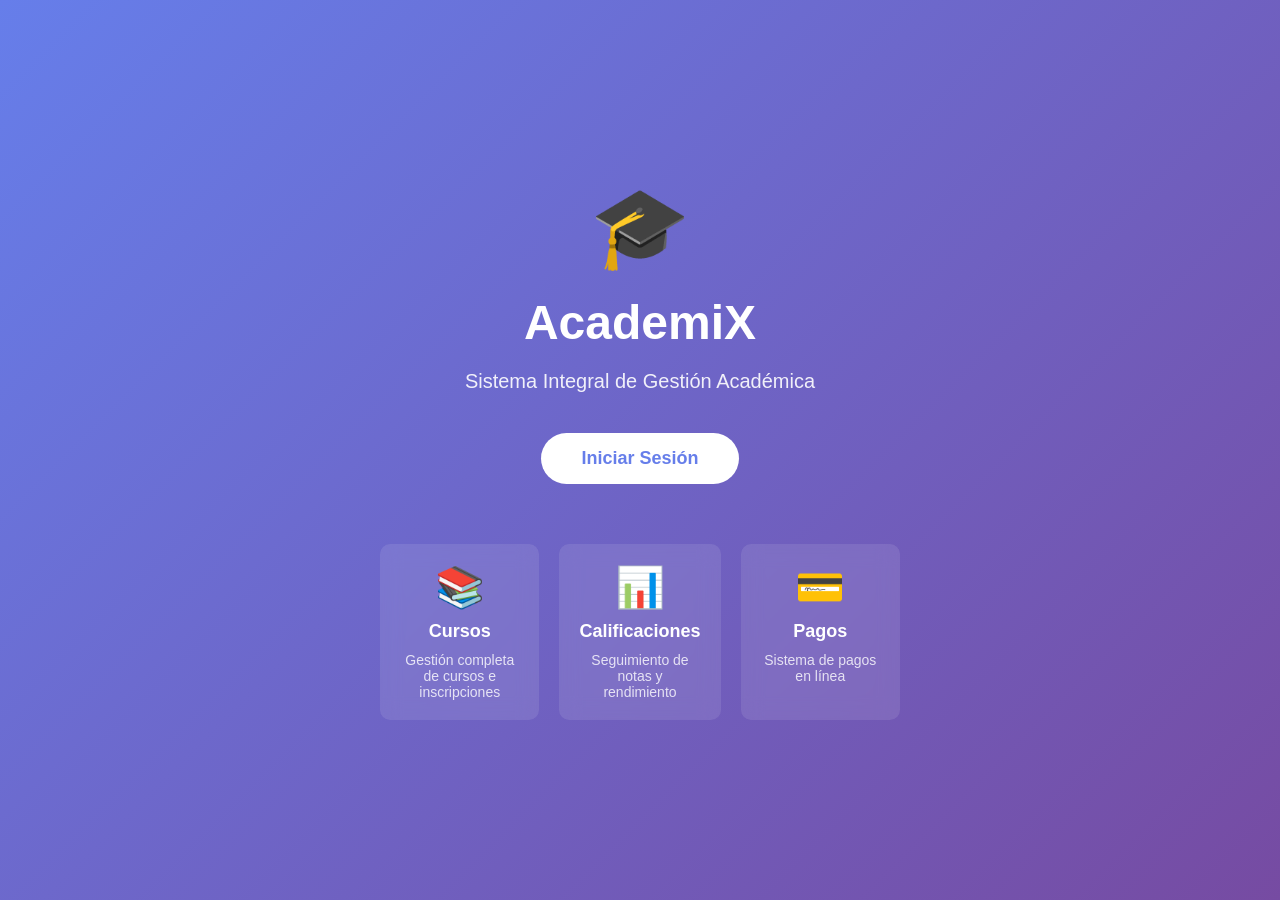
<file: academix-project/frontend/index.html>
<!DOCTYPE html>
<html lang="es">
<head>
    <meta charset="UTF-8">
    <meta name="viewport" content="width=device-width, initial-scale=1.0">
    <title>AcademiX - Sistema de Gestión Académica</title>
    <link rel="stylesheet" href="css/styles.css">
    <style>
        * {
            margin: 0;
            padding: 0;
            box-sizing: border-box;
        }

        body {
            font-family: 'Segoe UI', Tahoma, Geneva, Verdana, sans-serif;
            background: linear-gradient(135deg, #667eea 0%, #764ba2 100%);
            min-height: 100vh;
            display: flex;
            justify-content: center;
            align-items: center;
        }

        .landing-container {
            text-align: center;
            color: white;
            max-width: 600px;
            padding: 40px;
        }

        .logo {
            font-size: 80px;
            margin-bottom: 20px;
        }

        h1 {
            font-size: 48px;
            margin-bottom: 20px;
        }

        p {
            font-size: 20px;
            margin-bottom: 40px;
            opacity: 0.9;
        }

        .btn-primary {
            background: white;
            color: #667eea;
            padding: 15px 40px;
            font-size: 18px;
            border: none;
            border-radius: 50px;
            cursor: pointer;
            font-weight: 600;
            transition: transform 0.3s, box-shadow 0.3s;
            text-decoration: none;
            display: inline-block;
        }

        .btn-primary:hover {
            transform: translateY(-3px);
            box-shadow: 0 10px 30px rgba(0,0,0,0.2);
        }

        .features {
            display: grid;
            grid-template-columns: repeat(3, 1fr);
            gap: 20px;
            margin-top: 60px;
        }

        .feature {
            background: rgba(255,255,255,0.1);
            padding: 20px;
            border-radius: 10px;
            backdrop-filter: blur(10px);
        }

        .feature-icon {
            font-size: 40px;
            margin-bottom: 10px;
        }

        .feature h3 {
            font-size: 18px;
            margin-bottom: 10px;
        }

        .feature p {
            font-size: 14px;
            opacity: 0.8;
            margin-bottom: 0;
        }
    </style>
</head>
<body>
    <div class="landing-container">
        <div class="logo">🎓</div>
        <h1>AcademiX</h1>
        <p>Sistema Integral de Gestión Académica</p>
        
        <a href="pages/login.html" class="btn-primary">Iniciar Sesión</a>

        <div class="features">
            <div class="feature">
                <div class="feature-icon">📚</div>
                <h3>Cursos</h3>
                <p>Gestión completa de cursos e inscripciones</p>
            </div>
            <div class="feature">
                <div class="feature-icon">📊</div>
                <h3>Calificaciones</h3>
                <p>Seguimiento de notas y rendimiento</p>
            </div>
            <div class="feature">
                <div class="feature-icon">💳</div>
                <h3>Pagos</h3>
                <p>Sistema de pagos en línea</p>
            </div>
        </div>
    </div>

    <script src="js/auth.js"></script>
    <script>
        // Si ya está autenticado, redirigir al dashboard correspondiente
        if (auth.isAuthenticated()) {
            auth.redirectToDashboard();
        }
    </script>
</body>
</html>
</file>
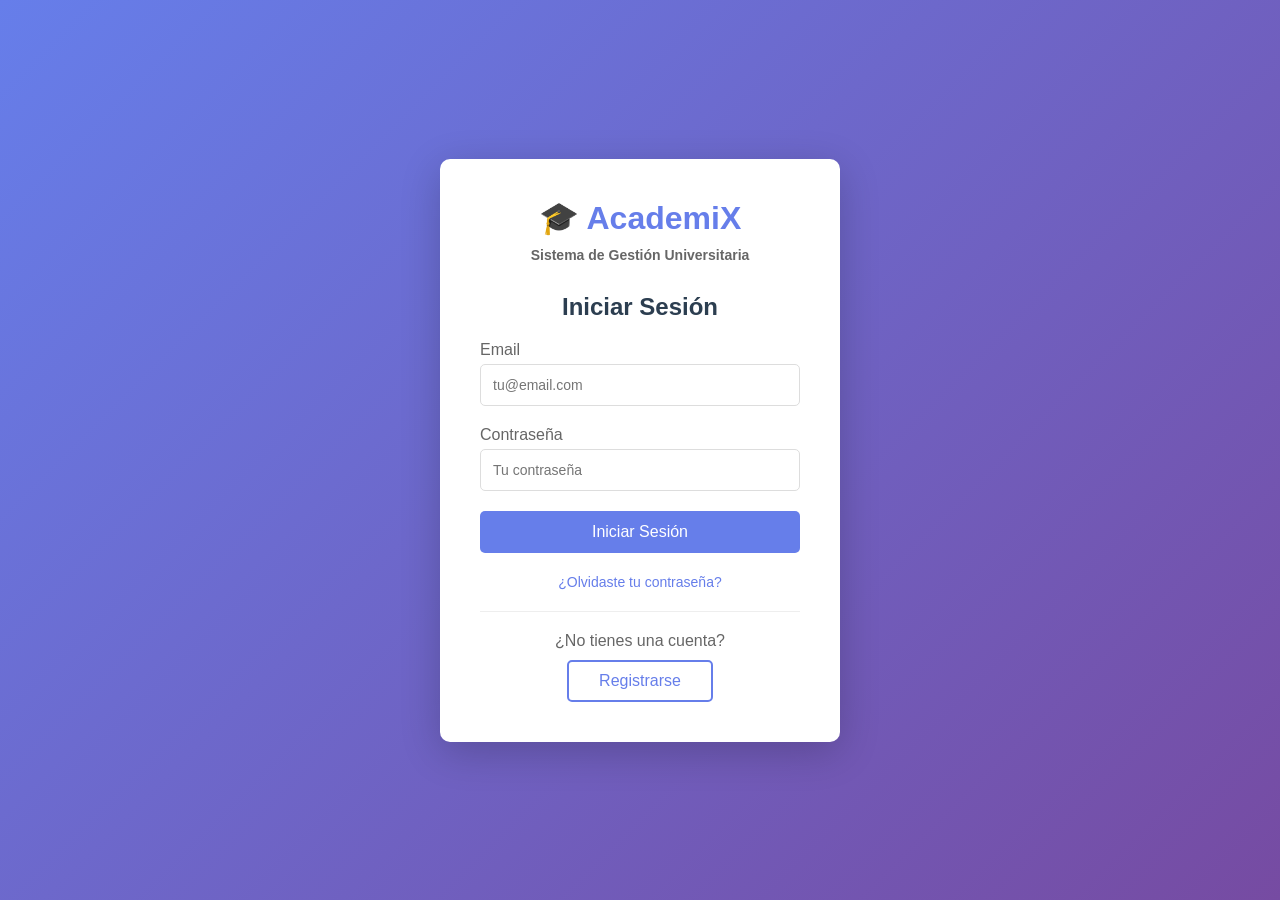
<file: academix-project/frontend/pages/admin-dashboard.html>
<!DOCTYPE html>
<html lang="es">
<head>
    <meta charset="UTF-8">
    <meta name="viewport" content="width=device-width, initial-scale=1.0">
    <title>Panel Admin - AcademiX</title>
    <link rel="stylesheet" href="../css/styles.css">
    <style>
        * {
            margin: 0;
            padding: 0;
            box-sizing: border-box;
        }

        body {
            font-family: 'Segoe UI', Tahoma, Geneva, Verdana, sans-serif;
            background: #f5f6fa;
        }

        .navbar {
            background: #e74c3c;
            color: white;
            padding: 15px 30px;
            display: flex;
            justify-content: space-between;
            align-items: center;
            box-shadow: 0 2px 5px rgba(0,0,0,0.1);
        }

        .navbar h1 {
            font-size: 24px;
        }

        .navbar-right {
            display: flex;
            gap: 20px;
            align-items: center;
        }

        .btn-logout {
            background: #c0392b;
            color: white;
            border: none;
            padding: 8px 20px;
            border-radius: 5px;
            cursor: pointer;
        }

        .btn-logout:hover {
            background: #a93226;
        }

        .container {
            max-width: 1400px;
            margin: 30px auto;
            padding: 0 20px;
        }

        .tabs {
            display: flex;
            gap: 10px;
            margin-bottom: 30px;
            background: white;
            padding: 15px;
            border-radius: 10px;
            box-shadow: 0 2px 10px rgba(0,0,0,0.1);
        }

        .tab-button {
            padding: 12px 24px;
            border: none;
            background: #ecf0f1;
            color: #2c3e50;
            border-radius: 5px;
            cursor: pointer;
            font-weight: 500;
            transition: all 0.3s;
        }

        .tab-button:hover {
            background: #bdc3c7;
        }

        .tab-button.active {
            background: #e74c3c;
            color: white;
        }

        .tab-content {
            display: none;
        }

        .tab-content.active {
            display: block;
        }

        .stats-grid {
            display: grid;
            grid-template-columns: repeat(auto-fit, minmax(250px, 1fr));
            gap: 20px;
            margin-bottom: 30px;
        }

        .stat-card {
            background: white;
            padding: 25px;
            border-radius: 10px;
            box-shadow: 0 2px 10px rgba(0,0,0,0.1);
            text-align: center;
        }

        .stat-card h3 {
            color: #666;
            font-size: 14px;
            margin-bottom: 10px;
        }

        .stat-card .number {
            font-size: 36px;
            font-weight: bold;
            color: #e74c3c;
        }

        .section {
            background: white;
            padding: 30px;
            border-radius: 10px;
            box-shadow: 0 2px 10px rgba(0,0,0,0.1);
            margin-bottom: 30px;
        }

        .section-header {
            display: flex;
            justify-content: space-between;
            align-items: center;
            margin-bottom: 20px;
            border-bottom: 2px solid #e74c3c;
            padding-bottom: 10px;
        }

        .section-header h3 {
            color: #2c3e50;
        }

        .btn {
            padding: 10px 20px;
            border: none;
            border-radius: 5px;
            cursor: pointer;
            font-size: 14px;
            transition: all 0.3s;
        }

        .btn-primary {
            background: #e74c3c;
            color: white;
        }

        .btn-primary:hover {
            background: #c0392b;
        }

        .btn-success {
            background: #27ae60;
            color: white;
        }

        .btn-success:hover {
            background: #229954;
        }

        .btn-warning {
            background: #f39c12;
            color: white;
        }

        .btn-warning:hover {
            background: #e67e22;
        }

        .btn-danger {
            background: #e74c3c;
            color: white;
        }

        .btn-danger:hover {
            background: #c0392b;
        }

        .btn-secondary {
            background: #95a5a6;
            color: white;
        }

        .btn-secondary:hover {
            background: #7f8c8d;
        }

        .data-table {
            width: 100%;
            border-collapse: collapse;
            margin-top: 20px;
        }

        .data-table th,
        .data-table td {
            padding: 12px;
            text-align: left;
            border-bottom: 1px solid #ddd;
        }

        .data-table th {
            background: #f8f9fa;
            color: #2c3e50;
            font-weight: 600;
        }

        .data-table tr:hover {
            background: #f8f9fa;
        }

        .action-buttons {
            display: flex;
            gap: 5px;
        }

        .modal {
            display: none;
            position: fixed;
            top: 0;
            left: 0;
            width: 100%;
            height: 100%;
            background: rgba(0,0,0,0.5);
            z-index: 1000;
            justify-content: center;
            align-items: center;
            overflow-y: auto;
        }

        .modal-content {
            background: white;
            padding: 30px;
            border-radius: 10px;
            max-width: 600px;
            width: 90%;
            max-height: 90vh;
            overflow-y: auto;
            margin: 20px;
        }

        .modal-header {
            display: flex;
            justify-content: space-between;
            align-items: center;
            margin-bottom: 20px;
            border-bottom: 2px solid #e74c3c;
            padding-bottom: 10px;
        }

        .modal-header h3 {
            color: #2c3e50;
            margin: 0;
        }

        .form-group {
            margin-bottom: 15px;
        }

        .form-group label {
            display: block;
            margin-bottom: 5px;
            color: #666;
            font-weight: 500;
        }

        .form-group input,
        .form-group select,
        .form-group textarea {
            width: 100%;
            padding: 10px;
            border: 1px solid #ddd;
            border-radius: 5px;
            font-size: 14px;
        }

        .form-group textarea {
            resize: vertical;
            min-height: 80px;
        }

        .form-actions {
            display: flex;
            gap: 10px;
            margin-top: 20px;
        }

        .badge {
            display: inline-block;
            padding: 4px 8px;
            border-radius: 12px;
            font-size: 12px;
            font-weight: 500;
        }

        .badge-success {
            background: #d4edda;
            color: #155724;
        }

        .badge-danger {
            background: #f8d7da;
            color: #721c24;
        }

        .badge-warning {
            background: #fff3cd;
            color: #856404;
        }

        .empty-state {
            text-align: center;
            padding: 40px;
            color: #999;
        }

        .empty-state .icon {
            font-size: 64px;
            margin-bottom: 20px;
        }
    </style>
</head>
<body>
    <nav class="navbar">
        <h1>👑 AcademiX - Panel de Administración</h1>
        <div class="navbar-right">
            <span id="userName">Admin</span>
            <button class="btn-logout" onclick="auth.logout()">Cerrar Sesión</button>
        </div>
    </nav>

    <div class="container">
        <!-- Tabs de navegación -->
        <div class="tabs">
            <button class="tab-button active" onclick="cambiarTab('dashboard')">📊 Dashboard</button>
            <button class="tab-button" onclick="cambiarTab('cursos')">📚 Cursos</button>
            <button class="tab-button" onclick="cambiarTab('usuarios')">👥 Usuarios</button>
            <button class="tab-button" onclick="cambiarTab('inscripciones')">📝 Inscripciones</button>
        </div>

        <!-- Tab: Dashboard -->
        <div id="tab-dashboard" class="tab-content active">
            <div class="stats-grid">
                <div class="stat-card">
                    <h3>Total Cursos</h3>
                    <div class="number" id="statCursos">0</div>
                </div>
                <div class="stat-card">
                    <h3>Total Usuarios</h3>
                    <div class="number" id="statUsuarios">0</div>
                </div>
                <div class="stat-card">
                    <h3>Total Inscripciones</h3>
                    <div class="number" id="statInscripciones">0</div>
                </div>
                <div class="stat-card">
                    <h3>Ingresos Totales</h3>
                    <div class="number" id="statIngresos">$0</div>
                </div>
            </div>

            <div class="section">
                <h3>Resumen General</h3>
                <p>Bienvenido al panel de administración de AcademiX. Desde aquí puedes gestionar cursos, usuarios e inscripciones.</p>
            </div>
        </div>

        <!-- Tab: Cursos -->
        <div id="tab-cursos" class="tab-content">
            <div class="section">
                <div class="section-header">
                    <h3>Gestión de Cursos</h3>
                    <button class="btn btn-primary" onclick="abrirModalCurso()">➕ Nuevo Curso</button>
                </div>
                <div id="cursosList">
                    <div class="empty-state">
                        <div class="icon">📚</div>
                        <p>Cargando cursos...</p>
                    </div>
                </div>
            </div>
        </div>

        <!-- Tab: Usuarios -->
        <div id="tab-usuarios" class="tab-content">
            <div class="section">
                <div class="section-header">
                    <h3>Gestión de Usuarios</h3>
                    <button class="btn btn-primary" onclick="abrirModalUsuario()">➕ Nuevo Usuario</button>
                </div>
                <div id="usuariosList">
                    <div class="empty-state">
                        <div class="icon">👥</div>
                        <p>Cargando usuarios...</p>
                    </div>
                </div>
            </div>
        </div>

        <!-- Tab: Inscripciones -->
        <div id="tab-inscripciones" class="tab-content">
            <div class="section">
                <div class="section-header">
                    <h3>Gestión de Inscripciones</h3>
                </div>
                <div id="inscripcionesList">
                    <div class="empty-state">
                        <div class="icon">📝</div>
                        <p>Cargando inscripciones...</p>
                    </div>
                </div>
            </div>
        </div>
    </div>

    <!-- Modal: Curso -->
    <div id="modalCurso" class="modal">
        <div class="modal-content">
            <div class="modal-header">
                <h3 id="modalCursoTitle">Nuevo Curso</h3>
                <button class="btn btn-secondary" onclick="cerrarModalCurso()">✕</button>
            </div>
            <form id="formCurso">
                <input type="hidden" id="cursoId">
                <div class="form-group">
                    <label>Código *</label>
                    <input type="text" id="cursoCodigo" required placeholder="Ej: MAT101">
                </div>
                <div class="form-group">
                    <label>Nombre *</label>
                    <input type="text" id="cursoNombre" required placeholder="Ej: Cálculo Diferencial">
                </div>
                <div class="form-group">
                    <label>Descripción</label>
                    <textarea id="cursoDescripcion" placeholder="Descripción del curso"></textarea>
                </div>
                <div class="form-group">
                    <label>Créditos *</label>
                    <input type="number" id="cursoCreditos" required min="1" max="10" value="3">
                </div>
                <div class="form-group">
                    <label>Nivel</label>
                    <input type="text" id="cursoNivel" placeholder="Ej: 1, 2, 3...">
                </div>
                <div class="form-group">
                    <label>Carrera</label>
                    <input type="text" id="cursoCarrera" placeholder="Ej: Ingeniería de Sistemas">
                </div>
                <div class="form-group">
                    <label>Precio *</label>
                    <input type="number" id="cursoPrecio" required min="0" step="0.01" value="550">
                </div>
                <div class="form-group">
                    <label>Cupo Máximo *</label>
                    <input type="number" id="cursoCupoMaximo" required min="1" value="30">
                </div>
                <div class="form-group">
                    <label>Profesor *</label>
                    <select id="cursoProfesorId" required>
                        <option value="">Selecciona un profesor...</option>
                    </select>
                </div>
                <div class="form-actions">
                    <button type="button" class="btn btn-secondary" onclick="cerrarModalCurso()">Cancelar</button>
                    <button type="submit" class="btn btn-primary">Guardar Curso</button>
                </div>
            </form>
        </div>
    </div>

    <!-- Modal: Usuario -->
    <div id="modalUsuario" class="modal">
        <div class="modal-content">
            <div class="modal-header">
                <h3 id="modalUsuarioTitle">Nuevo Usuario</h3>
                <button class="btn btn-secondary" onclick="cerrarModalUsuario()">✕</button>
            </div>
            <form id="formUsuario">
                <input type="hidden" id="usuarioId">
                <div class="form-group">
                    <label>Nombre Completo *</label>
                    <input type="text" id="usuarioNombre" required placeholder="Ej: Juan Pérez">
                </div>
                <div class="form-group">
                    <label>Email *</label>
                    <input type="email" id="usuarioEmail" required placeholder="ejemplo@correo.com">
                </div>
                <div class="form-group">
                    <label>Contraseña *</label>
                    <input type="password" id="usuarioPassword" required placeholder="Mínimo 6 caracteres">
                </div>
                <div class="form-group">
                    <label>Rol *</label>
                    <select id="usuarioRol" required>
                        <option value="">Selecciona un rol...</option>
                        <option value="ESTUDIANTE">Estudiante</option>
                        <option value="PROFESOR">Profesor</option>
                        <option value="ADMIN">Administrador</option>
                    </select>
                </div>
                <div class="form-actions">
                    <button type="button" class="btn btn-secondary" onclick="cerrarModalUsuario()">Cancelar</button>
                    <button type="submit" class="btn btn-primary">Guardar Usuario</button>
                </div>
            </form>
        </div>
    </div>

    <script src="../js/api.js"></script>
    <script src="../js/auth.js"></script>
    <script>
        // Verificar autenticación
        if (!auth.requireRole('ADMIN')) {
            // Redirige automáticamente si no es admin
        }

        const usuario = auth.getUser();
        document.getElementById('userName').textContent = usuario.nombre;

        let profesoresGlobales = [];
        let cursosGlobales = [];

        // Cambiar de tab
        function cambiarTab(tabName) {
            // Ocultar todos los tabs
            document.querySelectorAll('.tab-content').forEach(tab => {
                tab.classList.remove('active');
            });
            document.querySelectorAll('.tab-button').forEach(btn => {
                btn.classList.remove('active');
            });

            // Mostrar tab seleccionado
            document.getElementById('tab-' + tabName).classList.add('active');
            event.target.classList.add('active');

            // Cargar datos según el tab
            switch(tabName) {
                case 'dashboard':
                    cargarDashboard();
                    break;
                case 'cursos':
                    cargarCursos();
                    break;
                case 'usuarios':
                    cargarUsuarios();
                    break;
                case 'inscripciones':
                    cargarInscripciones();
                    break;
            }
        }

        // ========== DASHBOARD ==========
        async function cargarDashboard() {
            try {
                const [cursos, usuarios, inscripciones, pagos] = await Promise.all([
                    api.getCursos(),
                    api.fetch('/usuarios'),
                    api.fetch('/inscripciones'),
                    api.fetch('/pagos')
                ]);

                document.getElementById('statCursos').textContent = cursos.length;
                document.getElementById('statUsuarios').textContent = usuarios.length;
                document.getElementById('statInscripciones').textContent = inscripciones.length;

                const ingresoTotal = pagos
                    .filter(p => p.estadoPago === 'COMPLETADO')
                    .reduce((sum, p) => sum + parseFloat(p.monto || 0), 0);
                
                document.getElementById('statIngresos').textContent = '$' + ingresoTotal.toFixed(2);
            } catch (error) {
                console.error('Error cargando dashboard:', error);
            }
        }

        // ========== CURSOS ==========
        async function cargarCursos() {
            try {
                const cursos = await api.getCursos();
                cursosGlobales = cursos;
                
                const cursosList = document.getElementById('cursosList');

                if (cursos.length === 0) {
                    cursosList.innerHTML = `
                        <div class="empty-state">
                            <div class="icon">📚</div>
                            <p>No hay cursos registrados</p>
                        </div>
                    `;
                    return;
                }

                // Obtener profesores para mostrar nombres
                const profesores = await api.fetch('/usuarios').then(users => 
                    users.filter(u => u.rol === 'PROFESOR')
                );

                cursosList.innerHTML = `
                    <table class="data-table">
                        <thead>
                            <tr>
                                <th>Código</th>
                                <th>Nombre</th>
                                <th>Créditos</th>
                                <th>Precio</th>
                                <th>Profesor</th>
                                <th>Cupos</th>
                                <th>Estado</th>
                                <th>Acciones</th>
                            </tr>
                        </thead>
                        <tbody>
                            ${cursos.map(curso => {
                                const profesor = profesores.find(p => p.id === curso.profesorId);
                                return `
                                    <tr>
                                        <td><strong>${curso.codigo}</strong></td>
                                        <td>${curso.nombre}</td>
                                        <td>${curso.creditos}</td>
                                        <td>$${parseFloat(curso.precio).toFixed(2)}</td>
                                        <td>${profesor ? profesor.nombre : 'Sin asignar'}</td>
                                        <td>${curso.cupoDisponible || curso.cupoMaximo}/${curso.cupoMaximo}</td>
                                        <td>
                                            ${curso.activo 
                                                ? '<span class="badge badge-success">Activo</span>'
                                                : '<span class="badge badge-danger">Inactivo</span>'
                                            }
                                        </td>
                                        <td>
                                            <div class="action-buttons">
                                                <button class="btn btn-warning" onclick="editarCurso('${curso.id}')">✏️</button>
                                                <button class="btn btn-danger" onclick="eliminarCurso('${curso.id}')">🗑️</button>
                                            </div>
                                        </td>
                                    </tr>
                                `;
                            }).join('')}
                        </tbody>
                    </table>
                `;
            } catch (error) {
                console.error('Error cargando cursos:', error);
            }
        }

        async function abrirModalCurso(cursoId = null) {
            const modal = document.getElementById('modalCurso');
            const form = document.getElementById('formCurso');
            
            // Cargar profesores
            if (profesoresGlobales.length === 0) {
                const usuarios = await api.fetch('/usuarios');
                profesoresGlobales = usuarios.filter(u => u.rol === 'PROFESOR');
            }

            const selectProfesor = document.getElementById('cursoProfesorId');
            selectProfesor.innerHTML = '<option value="">Selecciona un profesor...</option>' +
                profesoresGlobales.map(p => `<option value="${p.id}">${p.nombre}</option>`).join('');

            if (cursoId) {
                // Editar curso
                const curso = cursosGlobales.find(c => c.id === cursoId);
                document.getElementById('modalCursoTitle').textContent = 'Editar Curso';
                document.getElementById('cursoId').value = curso.id;
                document.getElementById('cursoCodigo').value = curso.codigo;
                document.getElementById('cursoNombre').value = curso.nombre;
                document.getElementById('cursoDescripcion').value = curso.descripcion || '';
                document.getElementById('cursoCreditos').value = curso.creditos;
                document.getElementById('cursoNivel').value = curso.nivel || '';
                document.getElementById('cursoCarrera').value = curso.carrera || '';
                document.getElementById('cursoPrecio').value = curso.precio;
                document.getElementById('cursoCupoMaximo').value = curso.cupoMaximo;
                document.getElementById('cursoProfesorId').value = curso.profesorId || '';
            } else {
                // Nuevo curso
                document.getElementById('modalCursoTitle').textContent = 'Nuevo Curso';
                form.reset();
                document.getElementById('cursoId').value = '';
            }

            modal.style.display = 'flex';
        }

        function cerrarModalCurso() {
            document.getElementById('modalCurso').style.display = 'none';
            document.getElementById('formCurso').reset();
        }

        document.getElementById('formCurso').addEventListener('submit', async (e) => {
            e.preventDefault();

            const cursoId = document.getElementById('cursoId').value;
            const curso = {
                codigo: document.getElementById('cursoCodigo').value,
                nombre: document.getElementById('cursoNombre').value,
                descripcion: document.getElementById('cursoDescripcion').value,
                creditos: parseInt(document.getElementById('cursoCreditos').value),
                nivel: document.getElementById('cursoNivel').value,
                carrera: document.getElementById('cursoCarrera').value,
                precio: parseFloat(document.getElementById('cursoPrecio').value),
                cupoMaximo: parseInt(document.getElementById('cursoCupoMaximo').value),
                cupoDisponible: parseInt(document.getElementById('cursoCupoMaximo').value),
                profesorId: document.getElementById('cursoProfesorId').value,
                activo: true
            };

            try {
                if (cursoId) {
                    // Actualizar
                    await api.fetch(`/cursos/${cursoId}`, {
                        method: 'PUT',
                        body: JSON.stringify(curso)
                    });
                    alert('✓ Curso actualizado exitosamente');
                } else {
                    // Crear
                    await api.crearCurso(curso);
                    alert('✓ Curso creado exitosamente');
                }
                cerrarModalCurso();
                cargarCursos();
            } catch (error) {
                console.error('Error guardando curso:', error);
                alert('✗ Error al guardar el curso');
            }
        });

        function editarCurso(cursoId) {
            abrirModalCurso(cursoId);
        }

        async function eliminarCurso(cursoId) {
            const curso = cursosGlobales.find(c => c.id === cursoId);
            if (!confirm(`¿Estás seguro de eliminar el curso "${curso.nombre}"?`)) return;

            try {
                await api.fetch(`/cursos/${cursoId}`, { method: 'DELETE' });
                alert('✓ Curso eliminado exitosamente');
                cargarCursos();
            } catch (error) {
                console.error('Error eliminando curso:', error);
                alert('✗ Error al eliminar el curso');
            }
        }

        // ========== USUARIOS ==========
        async function cargarUsuarios() {
            try {
                const usuarios = await api.fetch('/usuarios');
                const usuariosList = document.getElementById('usuariosList');

                if (usuarios.length === 0) {
                    usuariosList.innerHTML = `
                        <div class="empty-state">
                            <div class="icon">👥</div>
                            <p>No hay usuarios registrados</p>
                        </div>
                    `;
                    return;
                }

                usuariosList.innerHTML = `
                    <table class="data-table">
                        <thead>
                            <tr>
                                <th>Nombre</th>
                                <th>Email</th>
                                <th>Rol</th>
                                <th>Estado</th>
                                <th>Acciones</th>
                            </tr>
                        </thead>
                        <tbody>
                            ${usuarios.map(usuario => `
                                <tr>
                                    <td><strong>${usuario.nombre}</strong></td>
                                    <td>${usuario.email}</td>
                                    <td>
                                        <span class="badge ${
                                            usuario.rol === 'ADMIN' ? 'badge-danger' :
                                            usuario.rol === 'PROFESOR' ? 'badge-success' :
                                            'badge-warning'
                                        }">${usuario.rol}</span>
                                    </td>
                                    <td>
                                        ${usuario.activo !== false
                                            ? '<span class="badge badge-success">Activo</span>'
                                            : '<span class="badge badge-danger">Inactivo</span>'
                                        }
                                    </td>
                                    <td>
                                        <div class="action-buttons">
                                            <button class="btn btn-danger" onclick="eliminarUsuario('${usuario.id}')">🗑️</button>
                                        </div>
                                    </td>
                                </tr>
                            `).join('')}
                        </tbody>
                    </table>
                `;
            } catch (error) {
                console.error('Error cargando usuarios:', error);
            }
        }

        function abrirModalUsuario() {
            document.getElementById('modalUsuario').style.display = 'flex';
            document.getElementById('formUsuario').reset();
        }

        function cerrarModalUsuario() {
            document.getElementById('modalUsuario').style.display = 'none';
        }

        document.getElementById('formUsuario').addEventListener('submit', async (e) => {
            e.preventDefault();

            const usuario = {
                nombre: document.getElementById('usuarioNombre').value,
                email: document.getElementById('usuarioEmail').value,
                password: document.getElementById('usuarioPassword').value,
                rol: document.getElementById('usuarioRol').value
            };

            try {
                await api.registrar(usuario);
                alert('✓ Usuario creado exitosamente');
                cerrarModalUsuario();
                cargarUsuarios();
            } catch (error) {
                console.error('Error creando usuario:', error);
                alert('✗ Error al crear el usuario');
            }
        });

        async function eliminarUsuario(usuarioId) {
            if (!confirm('¿Estás seguro de eliminar este usuario?')) return;

            try {
                await api.fetch(`/usuarios/${usuarioId}`, { method: 'DELETE' });
                alert('✓ Usuario eliminado exitosamente');
                cargarUsuarios();
            } catch (error) {
                console.error('Error eliminando usuario:', error);
                alert('✗ Error al eliminar el usuario');
            }
        }

        // ========== INSCRIPCIONES ==========
        async function cargarInscripciones() {
            try {
                const inscripciones = await api.fetch('/inscripciones');
                const inscripcionesList = document.getElementById('inscripcionesList');

                if (inscripciones.length === 0) {
                    inscripcionesList.innerHTML = `
                        <div class="empty-state">
                            <div class="icon">📝</div>
                            <p>No hay inscripciones registradas</p>
                        </div>
                    `;
                    return;
                }

                // Obtener cursos y estudiantes
                const [cursos, usuarios] = await Promise.all([
                    api.getCursos(),
                    api.fetch('/usuarios')
                ]);

                inscripcionesList.innerHTML = `
                    <table class="data-table">
                        <thead>
                            <tr>
                                <th>Estudiante</th>
                                <th>Curso</th>
                                <th>Fecha</th>
                                <th>Estado</th>
                                <th>Estado Pago</th>
                            </tr>
                        </thead>
                        <tbody>
                            ${inscripciones.map(inscripcion => {
                                const estudiante = usuarios.find(u => u.id === inscripcion.estudianteId);
                                const curso = cursos.find(c => c.id === inscripcion.cursoId);
                                return `
                                    <tr>
                                        <td>${estudiante ? estudiante.nombre : 'Desconocido'}</td>
                                        <td>${curso ? curso.nombre : 'Desconocido'}</td>
                                        <td>${new Date(inscripcion.fechaInscripcion).toLocaleDateString()}</td>
                                        <td>
                                            <span class="badge ${
                                                inscripcion.estado === 'ACTIVA' ? 'badge-success' :
                                                inscripcion.estado === 'PENDIENTE_PAGO' ? 'badge-warning' :
                                                'badge-danger'
                                            }">${inscripcion.estado}</span>
                                        </td>
                                        <td>
                                            <span class="badge ${
                                                inscripcion.estadoPago === 'PAGADO' ? 'badge-success' :
                                                'badge-warning'
                                            }">${inscripcion.estadoPago || 'PENDIENTE'}</span>
                                        </td>
                                    </tr>
                                `;
                            }).join('')}
                        </tbody>
                    </table>
                `;
            } catch (error) {
                console.error('Error cargando inscripciones:', error);
            }
        }

        // Cerrar modales al hacer clic fuera
        document.getElementById('modalCurso').addEventListener('click', (e) => {
            if (e.target.id === 'modalCurso') cerrarModalCurso();
        });

        document.getElementById('modalUsuario').addEventListener('click', (e) => {
            if (e.target.id === 'modalUsuario') cerrarModalUsuario();
        });

        // Cargar dashboard inicial
        cargarDashboard();
    </script>
</body>
</html>
</file>
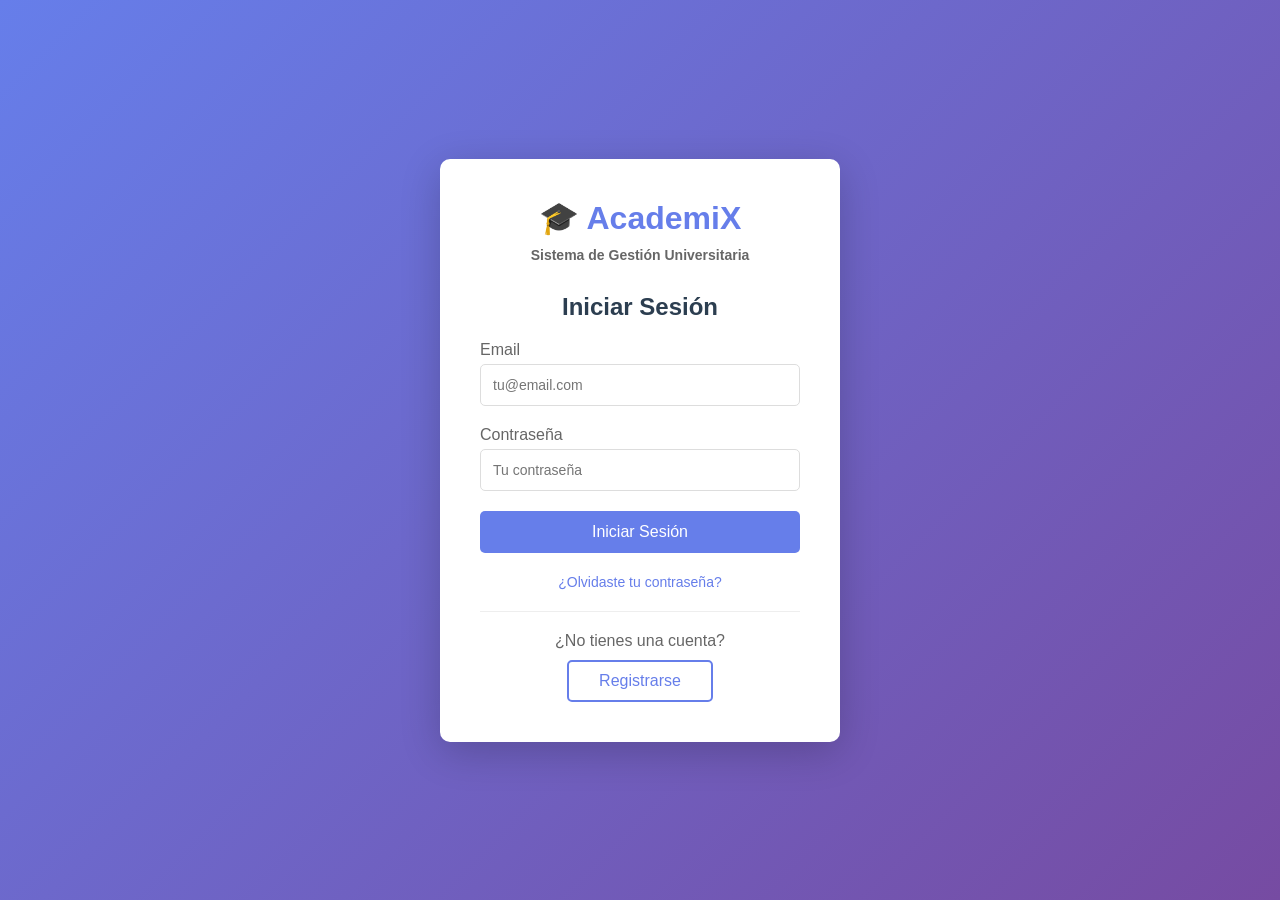
<file: academix-project/frontend/pages/calificaciones.html>
<!DOCTYPE html>
<html lang="es">
<head>
    <meta charset="UTF-8">
    <meta name="viewport" content="width=device-width, initial-scale=1.0">
    <title>Mis Calificaciones - AcademiX</title>
    <link rel="stylesheet" href="../css/styles.css">
    <style>
        * {
            margin: 0;
            padding: 0;
            box-sizing: border-box;
        }

        body {
            font-family: 'Segoe UI', Tahoma, Geneva, Verdana, sans-serif;
            background: #f5f6fa;
        }

        .navbar {
            background: #2c3e50;
            color: white;
            padding: 15px 30px;
            display: flex;
            justify-content: space-between;
            align-items: center;
            box-shadow: 0 2px 5px rgba(0,0,0,0.1);
        }

        .navbar h1 {
            font-size: 24px;
        }

        .navbar-right {
            display: flex;
            gap: 20px;
            align-items: center;
        }

        .btn-back {
            background: #3498db;
            color: white;
            border: none;
            padding: 8px 20px;
            border-radius: 5px;
            cursor: pointer;
            text-decoration: none;
            display: inline-block;
        }

        .btn-back:hover {
            background: #2980b9;
        }

        .btn-logout {
            background: #e74c3c;
            color: white;
            border: none;
            padding: 8px 20px;
            border-radius: 5px;
            cursor: pointer;
        }

        .btn-logout:hover {
            background: #c0392b;
        }

        .container {
            max-width: 1200px;
            margin: 30px auto;
            padding: 0 20px;
        }

        .page-header {
            background: white;
            padding: 30px;
            border-radius: 10px;
            margin-bottom: 30px;
            box-shadow: 0 2px 10px rgba(0,0,0,0.1);
        }

        .page-header h2 {
            color: #2c3e50;
            margin-bottom: 10px;
        }

        .summary-cards {
            display: grid;
            grid-template-columns: repeat(auto-fit, minmax(200px, 1fr));
            gap: 20px;
            margin-bottom: 30px;
        }

        .summary-card {
            background: white;
            padding: 25px;
            border-radius: 10px;
            box-shadow: 0 2px 10px rgba(0,0,0,0.1);
            text-align: center;
        }

        .summary-card h3 {
            color: #666;
            font-size: 14px;
            margin-bottom: 10px;
        }

        .summary-card .value {
            font-size: 36px;
            font-weight: bold;
            color: #3498db;
        }

        .grades-table {
            background: white;
            border-radius: 10px;
            box-shadow: 0 2px 10px rgba(0,0,0,0.1);
            overflow: hidden;
        }

        table {
            width: 100%;
            border-collapse: collapse;
        }

        thead {
            background: #34495e;
            color: white;
        }

        th {
            padding: 15px;
            text-align: left;
            font-weight: 500;
        }

        td {
            padding: 15px;
            border-bottom: 1px solid #eee;
        }

        tbody tr:hover {
            background: #f8f9fa;
        }

        .grade-badge {
            display: inline-block;
            padding: 6px 12px;
            border-radius: 20px;
            font-weight: 500;
            font-size: 14px;
        }

        .grade-excellent {
            background: #d4edda;
            color: #155724;
        }

        .grade-good {
            background: #d1ecf1;
            color: #0c5460;
        }

        .grade-average {
            background: #fff3cd;
            color: #856404;
        }

        .grade-poor {
            background: #f8d7da;
            color: #721c24;
        }

        .grade-pending {
            background: #e2e3e5;
            color: #383d41;
        }

        .progress-bar {
            width: 100%;
            height: 8px;
            background: #e9ecef;
            border-radius: 4px;
            overflow: hidden;
            margin-top: 5px;
        }

        .progress-fill {
            height: 100%;
            background: #3498db;
            transition: width 0.3s;
        }

        .empty-state {
            background: white;
            padding: 60px 20px;
            text-align: center;
            border-radius: 10px;
            box-shadow: 0 2px 10px rgba(0,0,0,0.1);
        }

        .empty-state .icon {
            font-size: 64px;
            margin-bottom: 20px;
        }

        .empty-state p {
            color: #666;
            margin-bottom: 20px;
        }
    </style>
</head>
<body>
    <nav class="navbar">
        <h1>📊 Mis Calificaciones</h1>
        <div class="navbar-right">
            <a href="estudiante-dashboard.html" class="btn-back">← Volver al Panel</a>
            <button class="btn-logout" onclick="auth.logout()">Cerrar Sesión</button>
        </div>
    </nav>

    <div class="container">
        <div class="page-header">
            <h2>Mis Calificaciones</h2>
            <p>Consulta tus notas y rendimiento académico</p>
        </div>

        <div class="summary-cards">
            <div class="summary-card">
                <h3>Promedio General</h3>
                <div class="value" id="promedioGeneral">0.0</div>
            </div>
            <div class="summary-card">
                <h3>Cursos Calificados</h3>
                <div class="value" id="cursosCalificados">0</div>
            </div>
            <div class="summary-card">
                <h3>Cursos Aprobados</h3>
                <div class="value" id="cursosAprobados">0</div>
            </div>
            <div class="summary-card">
                <h3>Créditos Completados</h3>
                <div class="value" id="creditosCompletados">0</div>
            </div>
        </div>

        <div id="gradesContent">
            <div class="empty-state">
                <div class="icon">📊</div>
                <p>Cargando calificaciones...</p>
            </div>
        </div>
    </div>

    <script src="../js/api.js"></script>
    <script src="../js/auth.js"></script>
    <script>
        if (!auth.requireRole('ESTUDIANTE')) {
            // Redirige si no es estudiante
        }

        async function cargarCalificaciones() {
            try {
                const estudianteId = auth.getUserId();
                const calificaciones = await api.getCalificacionesEstudiante(estudianteId);
                
                const gradesContent = document.getElementById('gradesContent');

                if (calificaciones.length === 0) {
                    gradesContent.innerHTML = `
                        <div class="empty-state">
                            <div class="icon">📚</div>
                            <p>Aún no tienes calificaciones registradas</p>
                        </div>
                    `;
                    return;
                }

                // Calcular estadísticas
                let totalNotas = 0;
                let cursosConNota = 0;
                let cursosAprobados = 0;
                let creditosTotales = 0;

                const calificacionesConCurso = await Promise.all(
                    calificaciones.map(async (calif) => {
                        try {
                            const curso = await api.getCurso(calif.cursoId);
                            
                            // Calcular nota final
                            const notaFinal = calcularNotaFinal(calif);
                            
                            if (notaFinal > 0) {
                                totalNotas += notaFinal;
                                cursosConNota++;
                                
                                if (notaFinal >= 3.0) {
                                    cursosAprobados++;
                                    creditosTotales += curso.creditos || 0;
                                }
                            }

                            return { calif, curso, notaFinal };
                        } catch (error) {
                            console.error('Error cargando curso:', error);
                            return null;
                        }
                    })
                );

                // Actualizar tarjetas de resumen
                const promedioGeneral = cursosConNota > 0 ? (totalNotas / cursosConNota).toFixed(2) : '0.0';
                document.getElementById('promedioGeneral').textContent = promedioGeneral;
                document.getElementById('cursosCalificados').textContent = cursosConNota;
                document.getElementById('cursosAprobados').textContent = cursosAprobados;
                document.getElementById('creditosCompletados').textContent = creditosTotales;

                // Generar tabla
                gradesContent.innerHTML = `
                    <div class="grades-table">
                        <table>
                            <thead>
                                <tr>
                                    <th>Curso</th>
                                    <th>Código</th>
                                    <th>Parcial 1</th>
                                    <th>Parcial 2</th>
                                    <th>Final</th>
                                    <th>Trabajos</th>
                                    <th>Nota Final</th>
                                    <th>Estado</th>
                                </tr>
                            </thead>
                            <tbody>
                                ${calificacionesConCurso.filter(item => item !== null).map(({ calif, curso, notaFinal }) => `
                                    <tr>
                                        <td><strong>${curso.nombre}</strong></td>
                                        <td>${curso.codigo}</td>
                                        <td>${calif.notaParcial1 || '-'}</td>
                                        <td>${calif.notaParcial2 || '-'}</td>
                                        <td>${calif.notaFinal || '-'}</td>
                                        <td>${calif.notaTrabajos || '-'}</td>
                                        <td><strong>${notaFinal > 0 ? notaFinal.toFixed(2) : '-'}</strong>
                                            ${notaFinal > 0 ? `
                                                <div class="progress-bar">
                                                    <div class="progress-fill" style="width: ${(notaFinal / 5) * 100}%; background: ${getGradeColor(notaFinal)}"></div>
                                                </div>
                                            ` : ''}
                                        </td>
                                        <td>${getGradeBadge(notaFinal)}</td>
                                    </tr>
                                `).join('')}
                            </tbody>
                        </table>
                    </div>
                `;

            } catch (error) {
                console.error('Error cargando calificaciones:', error);
                document.getElementById('gradesContent').innerHTML = `
                    <div class="empty-state">
                        <div class="icon">❌</div>
                        <p>Error al cargar las calificaciones</p>
                    </div>
                `;
            }
        }

        function calcularNotaFinal(calif) {
            const p1 = parseFloat(calif.notaParcial1) || 0;
            const p2 = parseFloat(calif.notaParcial2) || 0;
            const final = parseFloat(calif.notaFinal) || 0;
            const trabajos = parseFloat(calif.notaTrabajos) || 0;

            if (p1 === 0 && p2 === 0 && final === 0 && trabajos === 0) {
                return 0;
            }

            // Fórmula: 30% P1 + 30% P2 + 30% Final + 10% Trabajos
            return (p1 * 0.3) + (p2 * 0.3) + (final * 0.3) + (trabajos * 0.1);
        }

        function getGradeBadge(nota) {
            if (nota === 0) return '<span class="grade-badge grade-pending">Pendiente</span>';
            if (nota >= 4.5) return '<span class="grade-badge grade-excellent">Excelente</span>';
            if (nota >= 4.0) return '<span class="grade-badge grade-good">Sobresaliente</span>';
            if (nota >= 3.0) return '<span class="grade-badge grade-average">Aprobado</span>';
            return '<span class="grade-badge grade-poor">Reprobado</span>';
        }

        function getGradeColor(nota) {
            if (nota >= 4.5) return '#27ae60';
            if (nota >= 4.0) return '#3498db';
            if (nota >= 3.0) return '#f39c12';
            return '#e74c3c';
        }

        cargarCalificaciones();
    </script>
</body>
</html>
</file>
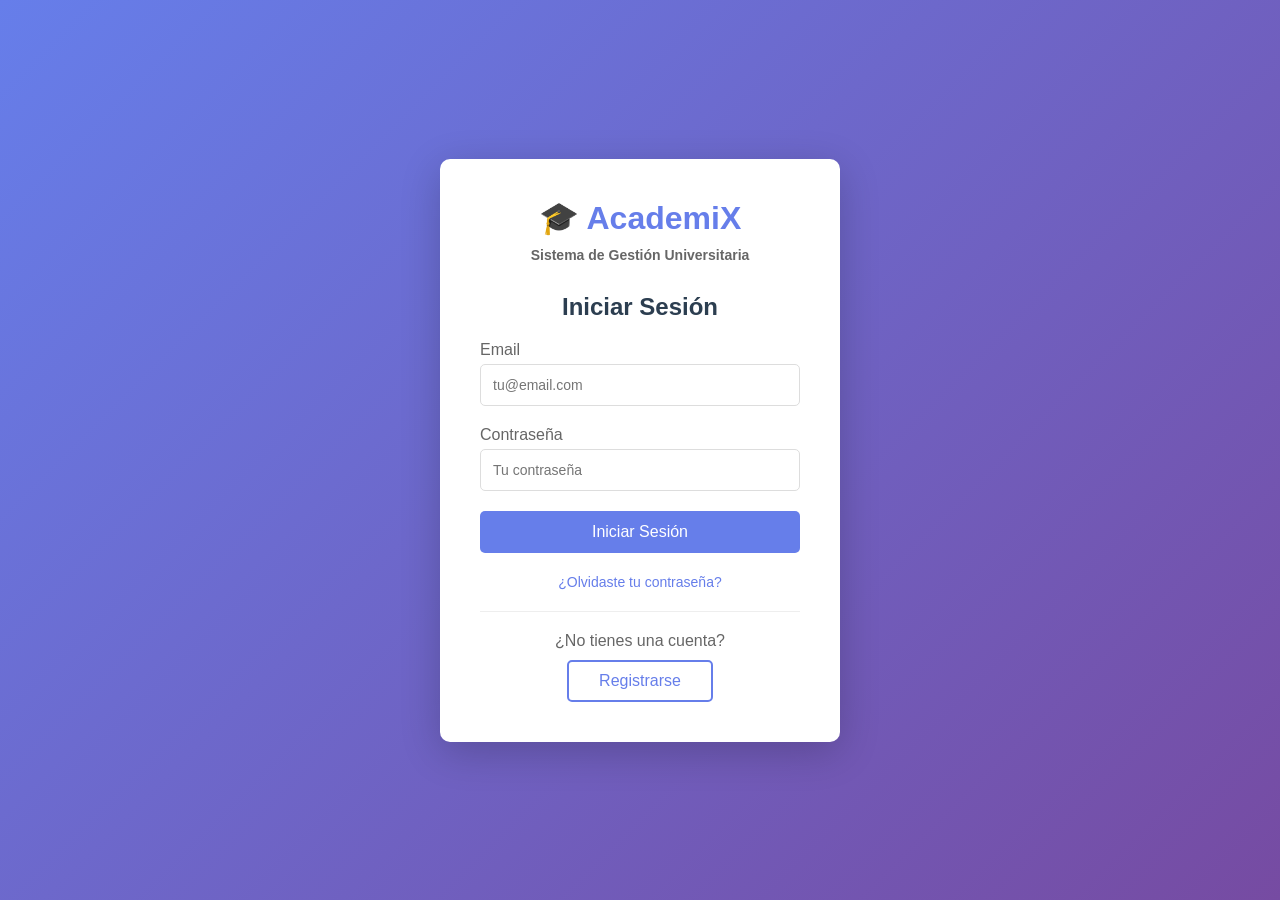
<file: academix-project/frontend/pages/catalogo-cursos.html>
<!DOCTYPE html>
<html lang="es">
<head>
    <meta charset="UTF-8">
    <meta name="viewport" content="width=device-width, initial-scale=1.0">
    <title>Catálogo de Cursos - AcademiX</title>
    <link rel="stylesheet" href="../css/styles.css">
    <style>
        * {
            margin: 0;
            padding: 0;
            box-sizing: border-box;
        }

        body {
            font-family: 'Segoe UI', Tahoma, Geneva, Verdana, sans-serif;
            background: #f5f6fa;
        }

        .navbar {
            background: #2c3e50;
            color: white;
            padding: 15px 30px;
            display: flex;
            justify-content: space-between;
            align-items: center;
            box-shadow: 0 2px 5px rgba(0,0,0,0.1);
        }

        .navbar h1 {
            font-size: 24px;
        }

        .navbar-right {
            display: flex;
            gap: 20px;
            align-items: center;
        }

        .btn-back {
            background: #3498db;
            color: white;
            border: none;
            padding: 8px 20px;
            border-radius: 5px;
            cursor: pointer;
            text-decoration: none;
            display: inline-block;
        }

        .btn-back:hover {
            background: #2980b9;
        }

        .btn-logout {
            background: #e74c3c;
            color: white;
            border: none;
            padding: 8px 20px;
            border-radius: 5px;
            cursor: pointer;
        }

        .btn-logout:hover {
            background: #c0392b;
        }

        .container {
            max-width: 1200px;
            margin: 30px auto;
            padding: 0 20px;
        }

        .page-header {
            background: white;
            padding: 30px;
            border-radius: 10px;
            margin-bottom: 30px;
            box-shadow: 0 2px 10px rgba(0,0,0,0.1);
        }

        .page-header h2 {
            color: #2c3e50;
            margin-bottom: 10px;
        }

        .filters {
            background: white;
            padding: 20px;
            border-radius: 10px;
            margin-bottom: 30px;
            box-shadow: 0 2px 10px rgba(0,0,0,0.1);
            display: flex;
            gap: 15px;
            flex-wrap: wrap;
        }

        .filter-group {
            flex: 1;
            min-width: 200px;
        }

        .filter-group label {
            display: block;
            margin-bottom: 5px;
            color: #666;
            font-size: 14px;
        }

        .filter-group input, .filter-group select {
            width: 100%;
            padding: 10px;
            border: 1px solid #ddd;
            border-radius: 5px;
        }

        .courses-grid {
            display: grid;
            grid-template-columns: repeat(auto-fill, minmax(300px, 1fr));
            gap: 20px;
        }

        .course-card {
            background: white;
            border-radius: 10px;
            box-shadow: 0 2px 10px rgba(0,0,0,0.1);
            overflow: hidden;
            transition: transform 0.3s, box-shadow 0.3s;
        }

        .course-card:hover {
            transform: translateY(-5px);
            box-shadow: 0 5px 20px rgba(0,0,0,0.15);
        }

        .course-header {
            background: linear-gradient(135deg, #667eea 0%, #764ba2 100%);
            color: white;
            padding: 20px;
        }

        .course-code {
            font-size: 12px;
            opacity: 0.9;
            margin-bottom: 5px;
        }

        .course-name {
            font-size: 18px;
            font-weight: bold;
            margin-bottom: 10px;
        }

        .course-body {
            padding: 20px;
        }

        .course-info {
            margin-bottom: 15px;
        }

        .info-row {
            display: flex;
            justify-content: space-between;
            margin-bottom: 8px;
            font-size: 14px;
        }

        .info-label {
            color: #666;
        }

        .info-value {
            color: #2c3e50;
            font-weight: 500;
        }

        .course-description {
            color: #666;
            font-size: 14px;
            line-height: 1.5;
            margin-bottom: 15px;
        }

        .course-footer {
            padding: 0 20px 20px;
        }

        .btn-inscribir {
            width: 100%;
            padding: 12px;
            background: #27ae60;
            color: white;
            border: none;
            border-radius: 5px;
            cursor: pointer;
            font-size: 14px;
            font-weight: 500;
            transition: background 0.3s;
        }

        .btn-inscribir:hover {
            background: #229954;
        }

        .btn-inscribir:disabled {
            background: #95a5a6;
            cursor: not-allowed;
        }

        .empty-state {
            text-align: center;
            padding: 60px 20px;
            color: #999;
        }

        .empty-state .icon {
            font-size: 64px;
            margin-bottom: 20px;
        }

        .badge {
            display: inline-block;
            padding: 4px 10px;
            border-radius: 12px;
            font-size: 12px;
            font-weight: 500;
        }

        .badge-success {
            background: #d4edda;
            color: #155724;
        }

        .badge-warning {
            background: #fff3cd;
            color: #856404;
        }
    </style>
</head>
<body>
    <nav class="navbar">
        <h1>🎓 Catálogo de Cursos</h1>
        <div class="navbar-right">
            <a href="javascript:history.back()" class="btn-back">← Volver</a>
            <button class="btn-logout" onclick="auth.logout()">Cerrar Sesión</button>
        </div>
    </nav>

    <div class="container">
        <div class="page-header">
            <h2>Explora Nuestros Cursos</h2>
            <p>Encuentra el curso perfecto para ti</p>
        </div>

        <div class="filters">
            <div class="filter-group">
                <label>Buscar por nombre</label>
                <input type="text" id="searchName" placeholder="Nombre del curso...">
            </div>
            <div class="filter-group">
                <label>Código</label>
                <input type="text" id="searchCode" placeholder="Código...">
            </div>
            <div class="filter-group">
                <label>Créditos</label>
                <select id="filterCredits">
                    <option value="">Todos</option>
                    <option value="1">1 crédito</option>
                    <option value="2">2 créditos</option>
                    <option value="3">3 créditos</option>
                    <option value="4">4 créditos</option>
                    <option value="5">5+ créditos</option>
                </select>
            </div>
        </div>

        <div id="coursesGrid" class="courses-grid">
            <div class="empty-state">
                <div class="icon">📚</div>
                <p>Cargando cursos...</p>
            </div>
        </div>
    </div>

    <script src="../js/api.js"></script>
    <script src="../js/auth.js"></script>
    <script>
        requireAuth();

        let todosLosCursos = [];
        const esEstudiante = auth.getRol() === 'ESTUDIANTE';

        // Cargar cursos
        async function cargarCursos() {
            try {
                todosLosCursos = await api.getCursos();
                mostrarCursos(todosLosCursos);
            } catch (error) {
                console.error('Error cargando cursos:', error);
                document.getElementById('coursesGrid').innerHTML = `
                    <div class="empty-state">
                        <div class="icon">❌</div>
                        <p>Error al cargar los cursos</p>
                    </div>
                `;
            }
        }

        // Mostrar cursos
        function mostrarCursos(cursos) {
            const grid = document.getElementById('coursesGrid');
            
            if (cursos.length === 0) {
                grid.innerHTML = `
                    <div class="empty-state">
                        <div class="icon">🔍</div>
                        <p>No se encontraron cursos</p>
                    </div>
                `;
                return;
            }

            grid.innerHTML = cursos.map(curso => `
                <div class="course-card">
                    <div class="course-header">
                        <div class="course-code">${curso.codigo}</div>
                        <div class="course-name">${curso.nombre}</div>
                        <span class="badge badge-success">${curso.creditos} Créditos</span>
                    </div>
                    <div class="course-body">
                        <div class="course-info">
                            <div class="info-row">
                                <span class="info-label">Cupos disponibles:</span>
                                <span class="info-value">${curso.cupoDisponible}/${curso.cupoMaximo}</span>
                            </div>
                            <div class="info-row">
                                <span class="info-label">Horario:</span>
                                <span class="info-value">${curso.horario || 'Por definir'}</span>
                            </div>
                            <div class="info-row">
                                <span class="info-label">Duración:</span>
                                <span class="info-value">${curso.duracionSemanas || 16} semanas</span>
                            </div>
                        </div>
                        <div class="course-description">
                            ${curso.descripcion || 'Curso de ' + curso.nombre}
                        </div>
                    </div>
                    <div class="course-footer">
                        ${esEstudiante ? `
                            <button 
                                class="btn-inscribir" 
                                onclick="inscribirse('${curso.id}')"
                                ${curso.cupoDisponible <= 0 ? 'disabled' : ''}>
                                ${curso.cupoDisponible > 0 ? '✓ Inscribirse' : 'Sin cupos'}
                            </button>
                        ` : ''}
                    </div>
                </div>
            `).join('');
        }

        // Inscribirse a un curso
        async function inscribirse(cursoId) {
            if (!confirm('¿Deseas inscribirte en este curso?')) return;

            try {
                const inscripcion = {
                    usuarioId: auth.getUserId(),
                    cursoId: cursoId,
                    estado: 'PENDIENTE_PAGO'
                };

                await api.inscribirse(inscripcion);
                alert('¡Inscripción exitosa! Ahora debes realizar el pago.');
                cargarCursos();
            } catch (error) {
                console.error('Error en inscripción:', error);
                alert('Error al inscribirse. Es posible que ya estés inscrito en este curso.');
            }
        }

        // Filtros
        document.getElementById('searchName').addEventListener('input', filtrarCursos);
        document.getElementById('searchCode').addEventListener('input', filtrarCursos);
        document.getElementById('filterCredits').addEventListener('change', filtrarCursos);

        function filtrarCursos() {
            const nombre = document.getElementById('searchName').value.toLowerCase();
            const codigo = document.getElementById('searchCode').value.toLowerCase();
            const creditos = document.getElementById('filterCredits').value;

            const filtrados = todosLosCursos.filter(curso => {
                const matchNombre = curso.nombre.toLowerCase().includes(nombre);
                const matchCodigo = curso.codigo.toLowerCase().includes(codigo);
                const matchCreditos = !creditos || 
                    (creditos === '5' ? curso.creditos >= 5 : curso.creditos == creditos);

                return matchNombre && matchCodigo && matchCreditos;
            });

            mostrarCursos(filtrados);
        }

        cargarCursos();
    </script>
</body>
</html>
</file>
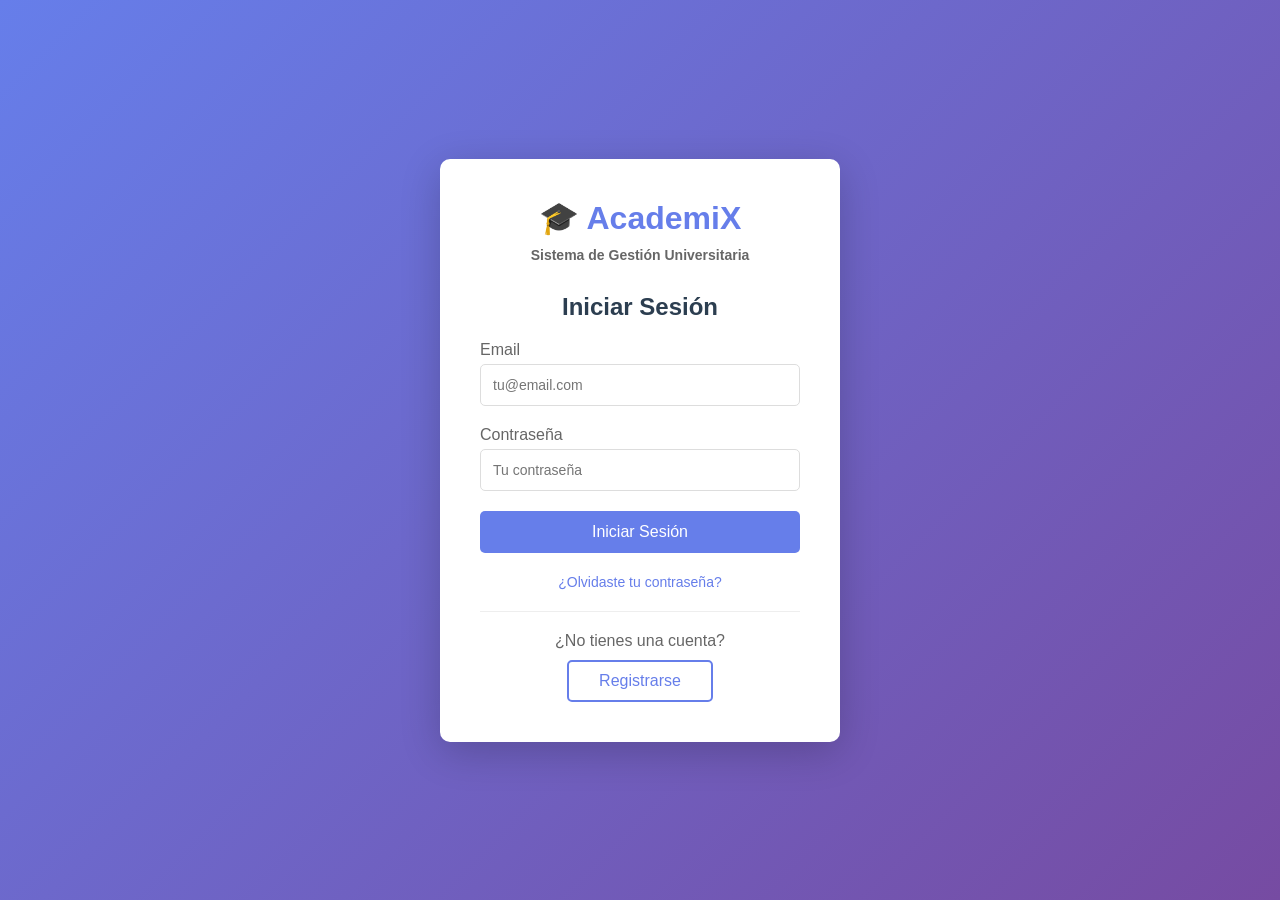
<file: academix-project/frontend/pages/estudiante-dashboard.html>
<!DOCTYPE html>
<html lang="es">
<head>
    <meta charset="UTF-8">
    <meta name="viewport" content="width=device-width, initial-scale=1.0">
    <title>Panel Estudiante - AcademiX</title>
    <link rel="stylesheet" href="../css/styles.css">
    <style>
        * {
            margin: 0;
            padding: 0;
            box-sizing: border-box;
        }

        body {
            font-family: 'Segoe UI', Tahoma, Geneva, Verdana, sans-serif;
            background: #f5f6fa;
        }

        .navbar {
            background: #27ae60;
            color: white;
            padding: 15px 30px;
            display: flex;
            justify-content: space-between;
            align-items: center;
            box-shadow: 0 2px 5px rgba(0,0,0,0.1);
        }

        .navbar h1 {
            font-size: 24px;
        }

        .navbar-right {
            display: flex;
            gap: 20px;
            align-items: center;
        }

        .user-info {
            display: flex;
            align-items: center;
            gap: 10px;
        }

        .btn-logout {
            background: #c0392b;
            color: white;
            border: none;
            padding: 8px 20px;
            border-radius: 5px;
            cursor: pointer;
        }

        .btn-logout:hover {
            background: #a93226;
        }

        .container {
            max-width: 1200px;
            margin: 30px auto;
            padding: 0 20px;
        }

        .dashboard-header {
            background: white;
            padding: 30px;
            border-radius: 10px;
            margin-bottom: 30px;
            box-shadow: 0 2px 10px rgba(0,0,0,0.1);
        }

        .dashboard-header h2 {
            color: #2c3e50;
            margin-bottom: 10px;
        }

        .stats-grid {
            display: grid;
            grid-template-columns: repeat(auto-fit, minmax(250px, 1fr));
            gap: 20px;
            margin-bottom: 30px;
        }

        .stat-card {
            background: white;
            padding: 20px;
            border-radius: 10px;
            box-shadow: 0 2px 10px rgba(0,0,0,0.1);
            text-align: center;
        }

        .stat-card h3 {
            color: #666;
            font-size: 14px;
            margin-bottom: 10px;
        }

        .stat-card .number {
            font-size: 36px;
            font-weight: bold;
            color: #27ae60;
        }

        .menu-grid {
            display: grid;
            grid-template-columns: repeat(auto-fit, minmax(250px, 1fr));
            gap: 20px;
        }

        .menu-card {
            background: white;
            padding: 30px;
            border-radius: 10px;
            box-shadow: 0 2px 10px rgba(0,0,0,0.1);
            text-align: center;
            cursor: pointer;
            transition: transform 0.3s, box-shadow 0.3s;
        }

        .menu-card:hover {
            transform: translateY(-5px);
            box-shadow: 0 5px 20px rgba(0,0,0,0.15);
        }

        .menu-card .icon {
            font-size: 48px;
            margin-bottom: 15px;
        }

        .menu-card h3 {
            color: #2c3e50;
            margin-bottom: 10px;
        }

        .menu-card p {
            color: #666;
            font-size: 14px;
        }
    </style>
</head>
<body>
    <nav class="navbar">
        <h1>🎓 AcademiX - Panel de Estudiante</h1>
        <div class="navbar-right">
            <div class="user-info">
                <span id="userName">Cargando...</span>
            </div>
            <button class="btn-logout" onclick="cerrarSesion()">Cerrar Sesión</button>
        </div>
    </nav>

    <div class="container">
        <div class="dashboard-header">
            <h2>Bienvenido/a al Panel de Estudiante</h2>
            <p>Gestiona tus cursos, horarios, calificaciones y pagos</p>
        </div>

        <div class="stats-grid">
            <div class="stat-card">
                <h3>Cursos Inscritos</h3>
                <div class="number" id="totalCursos">0</div>
            </div>
            <div class="stat-card">
                <h3>Calificaciones Registradas</h3>
                <div class="number" id="totalCalificaciones">0</div>
            </div>
            <div class="stat-card">
                <h3>Pagos Pendientes</h3>
                <div class="number" id="pagosPendientes">0</div>
            </div>
            <div class="stat-card">
                <h3>Notificaciones</h3>
                <div class="number" id="totalNotificaciones">0</div>
            </div>
        </div>

        <div class="menu-grid">
            <div class="menu-card" onclick="window.location.href='catalogo-cursos.html'">
                <div class="icon">📚</div>
                <h3>Catálogo de Cursos</h3>
                <p>Explora y matricúlate en nuevos cursos</p>
            </div>

            <div class="menu-card" onclick="window.location.href='mis-cursos.html'">
                <div class="icon">📖</div>
                <h3>Mis Cursos</h3>
                <p>Ver cursos en los que estás inscrito</p>
            </div>

            <div class="menu-card" onclick="window.location.href='calificaciones.html'">
                <div class="icon">📊</div>
                <h3>Mis Calificaciones</h3>
                <p>Consulta tus notas y promedios</p>
            </div>

            <div class="menu-card" onclick="window.location.href='pagos.html'">
                <div class="icon">💳</div>
                <h3>Pagos</h3>
                <p>Gestiona tus pagos y facturas</p>
            </div>

            <div class="menu-card" onclick="window.location.href='horario-personal.html'">
                <div class="icon">📅</div>
                <h3>Mi Horario</h3>
                <p>Ver tu horario semanal</p>
            </div>

            <div class="menu-card" onclick="window.location.href='notificaciones.html'">
                <div class="icon">🔔</div>
                <h3>Notificaciones</h3>
                <p>Ver mensajes y alertas</p>
            </div>
        </div>
    </div>

    <script src="../js/api.js"></script>
    <script src="../js/auth.js"></script>
    <script>
        // Función para cerrar sesión
        function cerrarSesion() {
            localStorage.clear();
            window.location.href = 'login.html';
        }

        // Esperar a que el DOM esté completamente cargado
        document.addEventListener('DOMContentLoaded', function() {
            // Verificar autenticación y obtener datos del usuario
            const userId = localStorage.getItem('userId');
            const userName = localStorage.getItem('userName');
            const userRol = localStorage.getItem('userRol');

            // Verificar que esté autenticado
            if (!userId || !userRol) {
                window.location.href = 'login.html';
                return;
            }

            // Verificar que sea estudiante
            if (userRol !== 'ESTUDIANTE') {
                alert('Acceso denegado. Solo estudiantes pueden acceder a esta página.');
                window.location.href = 'login.html';
                return;
            }

            // Mostrar nombre del usuario
            const userNameElement = document.getElementById('userName');
            if (userNameElement) {
                userNameElement.textContent = userName || 'Estudiante';
            }

            // Cargar estadísticas
            async function cargarEstadisticas() {
                try {
                    // Cargar inscripciones
                    const inscripciones = await api.getMisInscripciones(userId);
                    const inscripcionesActivas = inscripciones.filter(i => 
                        i.estado === 'ACTIVA' || i.estado === 'CONFIRMADA' || i.estado === 'PENDIENTE_PAGO'
                    );
                    
                    const totalCursosElement = document.getElementById('totalCursos');
                    if (totalCursosElement) {
                        totalCursosElement.textContent = inscripcionesActivas.length;
                    }

                    // Cargar pagos pendientes
                    const pagos = await api.getPagosEstudiante(userId);
                    const pendientes = pagos.filter(p => 
                        p.estadoPago === 'PENDIENTE' || p.estadoPago === 'pendiente'
                    ).length;
                    
                    const pagosPendientesElement = document.getElementById('pagosPendientes');
                    if (pagosPendientesElement) {
                        pagosPendientesElement.textContent = pendientes;
                    }

                    // Calificaciones (si existe el endpoint)
                    try {
                        const calificaciones = await api.getCalificacionesEstudiante(userId);
                        const totalCalificacionesElement = document.getElementById('totalCalificaciones');
                        if (totalCalificacionesElement) {
                            totalCalificacionesElement.textContent = calificaciones.length;
                        }
                    } catch (error) {
                        const totalCalificacionesElement = document.getElementById('totalCalificaciones');
                        if (totalCalificacionesElement) {
                            totalCalificacionesElement.textContent = '0';
                        }
                    }

                    // Notificaciones (si existe el endpoint)
                    try {
                        const notificaciones = await api.getNotificaciones(userId);
                        const noLeidas = notificaciones.filter(n => !n.leida).length;
                        const totalNotificacionesElement = document.getElementById('totalNotificaciones');
                        if (totalNotificacionesElement) {
                            totalNotificacionesElement.textContent = noLeidas;
                        }
                    } catch (error) {
                        const totalNotificacionesElement = document.getElementById('totalNotificaciones');
                        if (totalNotificacionesElement) {
                            totalNotificacionesElement.textContent = '0';
                        }
                    }

                } catch (error) {
                    console.error('Error cargando estadísticas:', error);
                }
            }

            cargarEstadisticas();
        });
    </script>
</body>
</html>
</file>
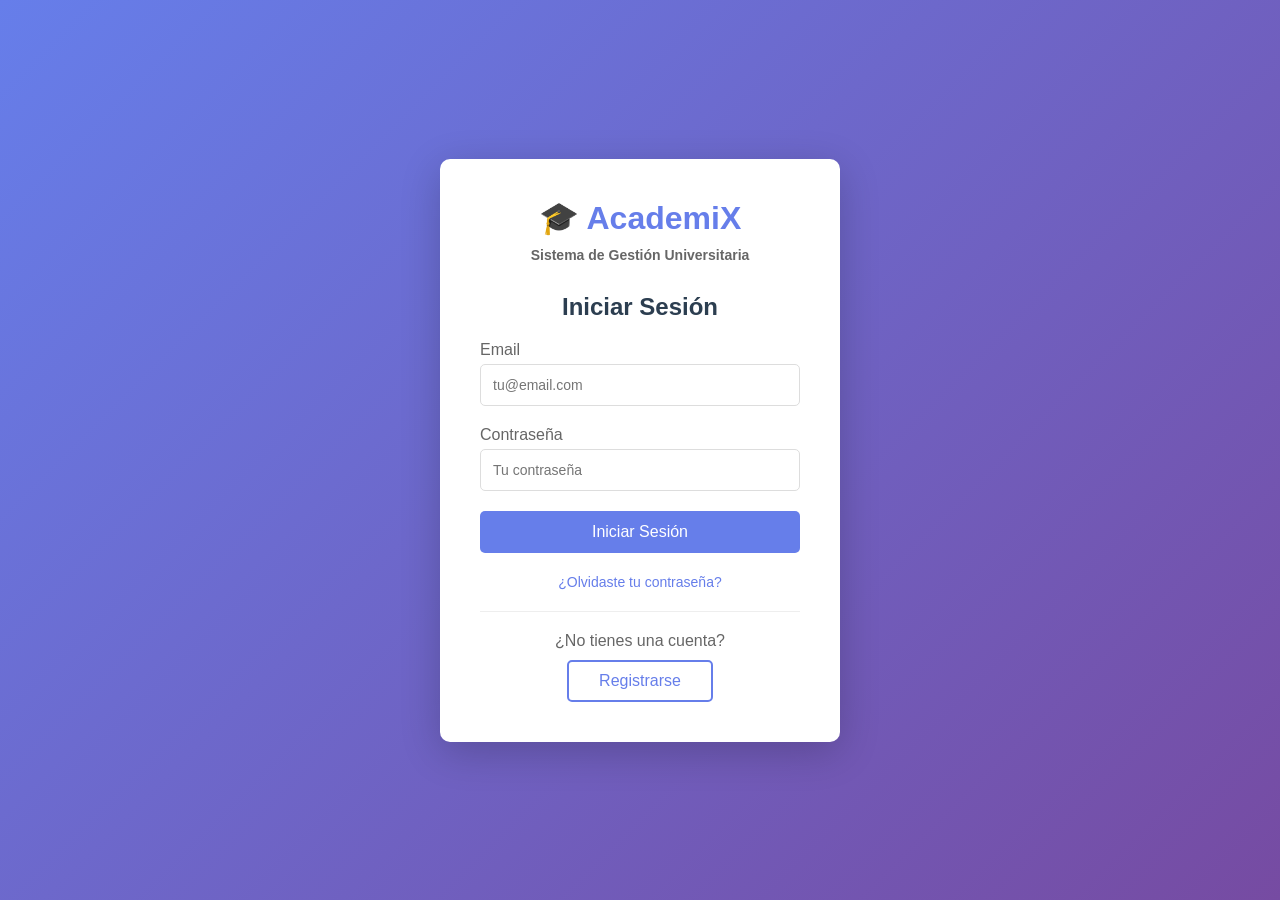
<file: academix-project/frontend/pages/gestion-horarios.html>
<!DOCTYPE html>
<html lang="es">
<head>
    <meta charset="UTF-8">
    <meta name="viewport" content="width=device-width, initial-scale=1.0">
    <title>Gestión de Horarios - AcademiX</title>
    <link rel="stylesheet" href="../css/styles.css">
    <style>
        * {
            margin: 0;
            padding: 0;
            box-sizing: border-box;
        }

        body {
            font-family: 'Segoe UI', Tahoma, Geneva, Verdana, sans-serif;
            background: #f5f6fa;
        }

        .navbar {
            background: #e74c3c;
            color: white;
            padding: 15px 30px;
            display: flex;
            justify-content: space-between;
            align-items: center;
            box-shadow: 0 2px 5px rgba(0,0,0,0.1);
        }

        .navbar h1 {
            font-size: 24px;
        }

        .navbar-right {
            display: flex;
            gap: 20px;
            align-items: center;
        }

        .btn-back {
            background: #3498db;
            color: white;
            border: none;
            padding: 8px 20px;
            border-radius: 5px;
            cursor: pointer;
            text-decoration: none;
            display: inline-block;
        }

        .btn-back:hover {
            background: #2980b9;
        }

        .btn-logout {
            background: #c0392b;
            color: white;
            border: none;
            padding: 8px 20px;
            border-radius: 5px;
            cursor: pointer;
        }

        .btn-logout:hover {
            background: #a93226;
        }

        .container {
            max-width: 1400px;
            margin: 30px auto;
            padding: 0 20px;
        }

        .page-header {
            background: white;
            padding: 30px;
            border-radius: 10px;
            margin-bottom: 30px;
            box-shadow: 0 2px 10px rgba(0,0,0,0.1);
            display: flex;
            justify-content: space-between;
            align-items: center;
        }

        .btn-primary {
            background: #e74c3c;
            color: white;
            border: none;
            padding: 10px 20px;
            border-radius: 5px;
            cursor: pointer;
        }

        .btn-primary:hover {
            background: #c0392b;
        }

        .schedule-grid {
            background: white;
            padding: 30px;
            border-radius: 10px;
            box-shadow: 0 2px 10px rgba(0,0,0,0.1);
            overflow-x: auto;
        }

        .schedule-table {
            width: 100%;
            border-collapse: collapse;
            min-width: 1000px;
        }

        .schedule-table th,
        .schedule-table td {
            padding: 15px;
            text-align: center;
            border: 1px solid #ddd;
        }

        .schedule-table th {
            background: #f8f9fa;
            color: #2c3e50;
            font-weight: 600;
        }

        .schedule-item {
            background: #e3f2fd;
            padding: 10px;
            border-radius: 5px;
            margin: 5px 0;
            cursor: pointer;
            transition: background 0.3s;
        }

        .schedule-item:hover {
            background: #bbdefb;
        }

        .schedule-item strong {
            display: block;
            color: #1976d2;
            margin-bottom: 5px;
        }

        .schedule-item small {
            color: #666;
            display: block;
        }

        .modal {
            display: none;
            position: fixed;
            top: 0;
            left: 0;
            width: 100%;
            height: 100%;
            background: rgba(0,0,0,0.5);
            z-index: 1000;
            justify-content: center;
            align-items: center;
        }

        .modal-content {
            background: white;
            padding: 30px;
            border-radius: 10px;
            max-width: 600px;
            width: 90%;
        }

        .modal-header {
            display: flex;
            justify-content: space-between;
            align-items: center;
            margin-bottom: 20px;
            border-bottom: 2px solid #e74c3c;
            padding-bottom: 10px;
        }

        .form-group {
            margin-bottom: 15px;
        }

        .form-group label {
            display: block;
            margin-bottom: 5px;
            color: #666;
            font-weight: 500;
        }

        .form-group input,
        .form-group select {
            width: 100%;
            padding: 10px;
            border: 1px solid #ddd;
            border-radius: 5px;
        }

        .form-actions {
            display: flex;
            gap: 10px;
            margin-top: 20px;
        }

        .btn-secondary {
            background: #95a5a6;
            color: white;
            border: none;
            padding: 10px 20px;
            border-radius: 5px;
            cursor: pointer;
            flex: 1;
        }

        .btn-secondary:hover {
            background: #7f8c8d;
        }

        .btn-success {
            background: #27ae60;
            color: white;
            border: none;
            padding: 10px 20px;
            border-radius: 5px;
            cursor: pointer;
            flex: 1;
        }

        .btn-success:hover {
            background: #229954;
        }
    </style>
</head>
<body>
    <nav class="navbar">
        <h1>🕐 Gestión de Horarios</h1>
        <div class="navbar-right">
            <a href="admin-dashboard.html" class="btn-back">← Volver al Panel</a>
            <button class="btn-logout" onclick="auth.logout()">Cerrar Sesión</button>
        </div>
    </nav>

    <div class="container">
        <div class="page-header">
            <div>
                <h2>Horarios de Cursos</h2>
                <p>Configura los horarios de cada curso</p>
            </div>
            <button class="btn-primary" onclick="abrirModalHorario()">➕ Agregar Horario</button>
        </div>

        <div class="schedule-grid">
            <table class="schedule-table">
                <thead>
                    <tr>
                        <th>Hora</th>
                        <th>Lunes</th>
                        <th>Martes</th>
                        <th>Miércoles</th>
                        <th>Jueves</th>
                        <th>Viernes</th>
                        <th>Sábado</th>
                    </tr>
                </thead>
                <tbody id="scheduleBody">
                    <!-- Se llenará dinámicamente -->
                </tbody>
            </table>
        </div>
    </div>

    <!-- Modal de Horario -->
    <div id="modalHorario" class="modal">
        <div class="modal-content">
            <div class="modal-header">
                <h3 id="modalTitle">Agregar Horario</h3>
                <button class="btn-secondary" onclick="cerrarModal()">✕</button>
            </div>
            <form id="formHorario">
                <input type="hidden" id="horarioId">
                <div class="form-group">
                    <label>Curso *</label>
                    <select id="cursoId" required>
                        <option value="">Selecciona un curso...</option>
                    </select>
                </div>
                <div class="form-group">
                    <label>Día de la Semana *</label>
                    <select id="diaSemana" required>
                        <option value="">Selecciona...</option>
                        <option value="LUNES">Lunes</option>
                        <option value="MARTES">Martes</option>
                        <option value="MIERCOLES">Miércoles</option>
                        <option value="JUEVES">Jueves</option>
                        <option value="VIERNES">Viernes</option>
                        <option value="SABADO">Sábado</option>
                    </select>
                </div>
                <div class="form-group">
                    <label>Hora de Inicio *</label>
                    <input type="time" id="horaInicio" required>
                </div>
                <div class="form-group">
                    <label>Hora de Fin *</label>
                    <input type="time" id="horaFin" required>
                </div>
                <div class="form-group">
                    <label>Salón *</label>
                    <input type="text" id="salon" required placeholder="Ej: A101">
                </div>
                <div class="form-group">
                    <label>Tipo *</label>
                    <select id="tipo" required>
                        <option value="">Selecciona...</option>
                        <option value="TEORIA">Teoría</option>
                        <option value="PRACTICA">Práctica</option>
                        <option value="LABORATORIO">Laboratorio</option>
                    </select>
                </div>
                <div class="form-actions">
                    <button type="button" class="btn-secondary" onclick="cerrarModal()">Cancelar</button>
                    <button type="submit" class="btn-success">Guardar</button>
                </div>
            </form>
        </div>
    </div>

    <script src="../js/api.js"></script>
    <script src="../js/auth.js"></script>
    <script>
        if (!auth.requireRole('ADMIN')) {
            // Redirige si no es admin
        }

        let horariosGlobales = [];
        let cursosGlobales = [];

        async function cargarDatos() {
            try {
                cursosGlobales = await api.getCursos();
                const selectCurso = document.getElementById('cursoId');
                selectCurso.innerHTML = '<option value="">Selecciona un curso...</option>' +
                    cursosGlobales.map(c => `<option value="${c.id}">${c.codigo} - ${c.nombre}</option>`).join('');

                horariosGlobales = await api.fetch('/horarios');
                renderizarHorarios();
            } catch (error) {
                console.error('Error cargando datos:', error);
            }
        }

        function renderizarHorarios() {
            const horas = generarHoras();
            const dias = ['LUNES', 'MARTES', 'MIERCOLES', 'JUEVES', 'VIERNES', 'SABADO'];
            
            const tbody = document.getElementById('scheduleBody');
            tbody.innerHTML = horas.map(hora => {
                return `
                    <tr>
                        <td><strong>${hora}</strong></td>
                        ${dias.map(dia => {
                            const horariosDelDia = horariosGlobales.filter(h => 
                                h.diaSemana === dia && 
                                h.horaInicio <= hora && 
                                h.horaFin > hora
                            );
                            
                            return `<td>${horariosDelDia.map(h => {
                                const curso = cursosGlobales.find(c => c.id === h.cursoId);
                                return `
                                    <div class="schedule-item" onclick="editarHorario('${h.id}')">
                                        <strong>${curso ? curso.codigo : 'N/A'}</strong>
                                        <small>${h.horaInicio} - ${h.horaFin}</small>
                                        <small>Salón: ${h.salon}</small>
                                    </div>
                                `;
                            }).join('')}</td>`;
                        }).join('')}
                    </tr>
                `;
            }).join('');
        }

        function generarHoras() {
            const horas = [];
            for (let i = 6; i <= 21; i++) {
                horas.push(`${i.toString().padStart(2, '0')}:00`);
            }
            return horas;
        }

        function abrirModalHorario() {
            document.getElementById('modalTitle').textContent = 'Agregar Horario';
            document.getElementById('formHorario').reset();
            document.getElementById('horarioId').value = '';
            document.getElementById('modalHorario').style.display = 'flex';
        }

        function editarHorario(horarioId) {
            const horario = horariosGlobales.find(h => h.id === horarioId);
            if (!horario) return;

            document.getElementById('modalTitle').textContent = 'Editar Horario';
            document.getElementById('horarioId').value = horario.id;
            document.getElementById('cursoId').value = horario.cursoId;
            document.getElementById('diaSemana').value = horario.diaSemana;
            document.getElementById('horaInicio').value = horario.horaInicio;
            document.getElementById('horaFin').value = horario.horaFin;
            document.getElementById('salon').value = horario.salon;
            document.getElementById('tipo').value = horario.tipo;
            document.getElementById('modalHorario').style.display = 'flex';
        }

        function cerrarModal() {
            document.getElementById('modalHorario').style.display = 'none';
        }

        document.getElementById('formHorario').addEventListener('submit', async (e) => {
            e.preventDefault();

            const horarioId = document.getElementById('horarioId').value;
            const horario = {
                cursoId: document.getElementById('cursoId').value,
                diaSemana: document.getElementById('diaSemana').value,
                horaInicio: document.getElementById('horaInicio').value,
                horaFin: document.getElementById('horaFin').value,
                salon: document.getElementById('salon').value,
                tipo: document.getElementById('tipo').value
            };

            try {
                if (horarioId) {
                    await api.fetch(`/horarios/${horarioId}`, {
                        method: 'PUT',
                        body: JSON.stringify(horario)
                    });
                    alert('✓ Horario actualizado exitosamente');
                } else {
                    await api.fetch('/horarios', {
                        method: 'POST',
                        body: JSON.stringify(horario)
                    });
                    alert('✓ Horario creado exitosamente');
                }
                cerrarModal();
                cargarDatos();
            } catch (error) {
                console.error('Error guardando horario:', error);
                alert('✗ Error al guardar el horario');
            }
        });

        document.getElementById('modalHorario').addEventListener('click', (e) => {
            if (e.target.id === 'modalHorario') cerrarModal();
        });

        cargarDatos();
    </script>
</body>
</html>
</file>
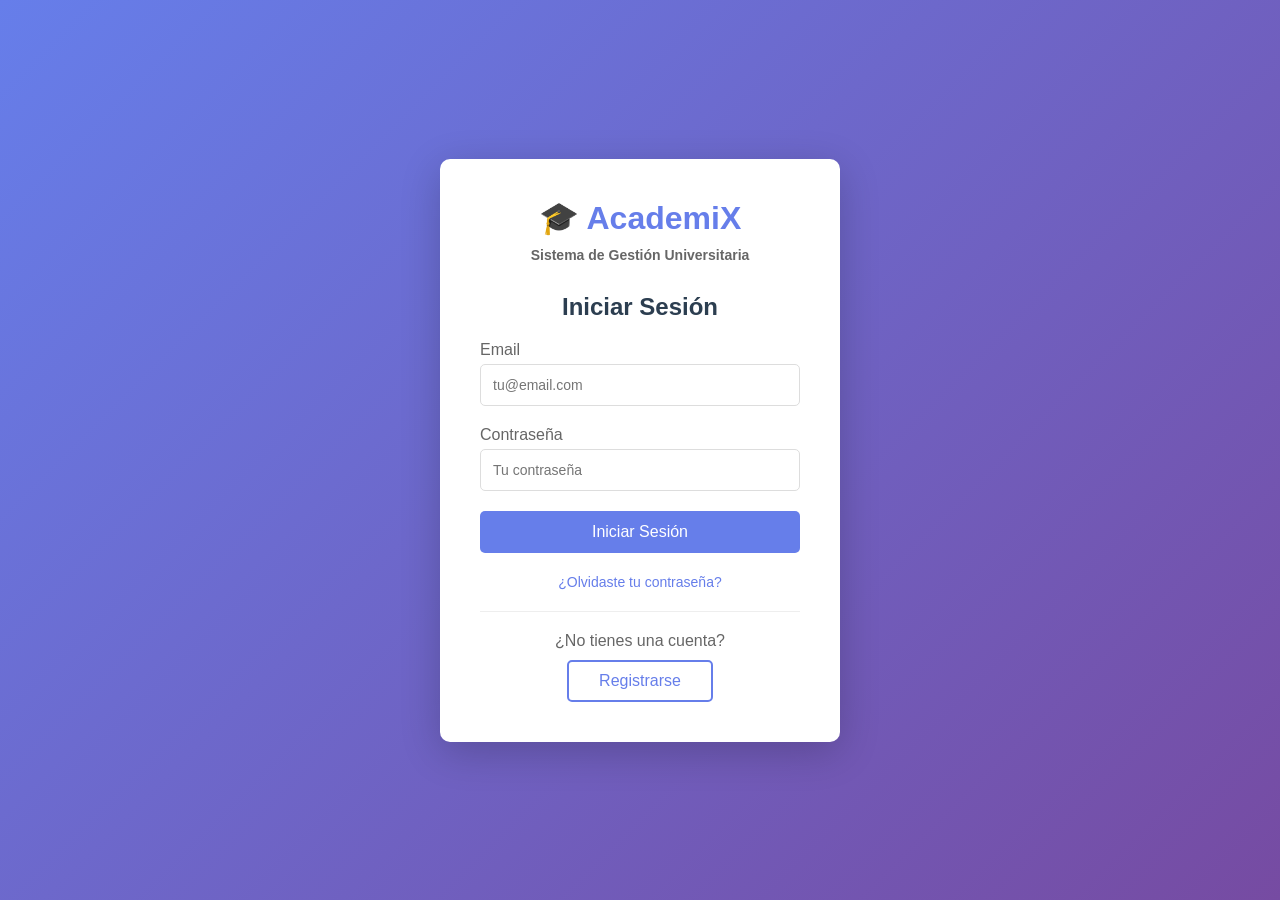
<file: academix-project/frontend/pages/horario-personal.html>
<!DOCTYPE html>
<html lang="es">
<head>
    <meta charset="UTF-8">
    <meta name="viewport" content="width=device-width, initial-scale=1.0">
    <title>Mi Horario - AcademiX</title>
    <link rel="stylesheet" href="../css/styles.css">
    <style>
        * {
            margin: 0;
            padding: 0;
            box-sizing: border-box;
        }

        body {
            font-family: 'Segoe UI', Tahoma, Geneva, Verdana, sans-serif;
            background: #f5f6fa;
        }

        .navbar {
            background: #27ae60;
            color: white;
            padding: 15px 30px;
            display: flex;
            justify-content: space-between;
            align-items: center;
            box-shadow: 0 2px 5px rgba(0,0,0,0.1);
        }

        .navbar h1 {
            font-size: 24px;
        }

        .navbar-right {
            display: flex;
            gap: 20px;
            align-items: center;
        }

        .btn-back {
            background: #3498db;
            color: white;
            border: none;
            padding: 8px 20px;
            border-radius: 5px;
            cursor: pointer;
            text-decoration: none;
            display: inline-block;
        }

        .btn-back:hover {
            background: #2980b9;
        }

        .btn-logout {
            background: #c0392b;
            color: white;
            border: none;
            padding: 8px 20px;
            border-radius: 5px;
            cursor: pointer;
        }

        .btn-logout:hover {
            background: #a93226;
        }

        .container {
            max-width: 1400px;
            margin: 30px auto;
            padding: 0 20px;
        }

        .page-header {
            background: white;
            padding: 30px;
            border-radius: 10px;
            margin-bottom: 30px;
            box-shadow: 0 2px 10px rgba(0,0,0,0.1);
        }

        .page-header h2 {
            color: #2c3e50;
            margin-bottom: 10px;
        }

        .schedule-grid {
            background: white;
            padding: 30px;
            border-radius: 10px;
            box-shadow: 0 2px 10px rgba(0,0,0,0.1);
            overflow-x: auto;
        }

        .schedule-table {
            width: 100%;
            border-collapse: collapse;
            min-width: 1000px;
        }

        .schedule-table th,
        .schedule-table td {
            padding: 15px;
            text-align: center;
            border: 1px solid #ddd;
        }

        .schedule-table th {
            background: #27ae60;
            color: white;
            font-weight: 600;
        }

        .schedule-table th:first-child {
            background: #229954;
        }

        .schedule-item {
            background: linear-gradient(135deg, #667eea 0%, #764ba2 100%);
            color: white;
            padding: 12px;
            border-radius: 8px;
            margin: 5px 0;
            box-shadow: 0 2px 5px rgba(0,0,0,0.1);
        }

        .schedule-item strong {
            display: block;
            font-size: 14px;
            margin-bottom: 5px;
        }

        .schedule-item small {
            display: block;
            opacity: 0.9;
            font-size: 12px;
        }

        .legend {
            background: #f8f9fa;
            padding: 20px;
            border-radius: 8px;
            margin-top: 20px;
        }

        .legend h3 {
            color: #2c3e50;
            margin-bottom: 15px;
            font-size: 18px;
        }

        .legend-items {
            display: flex;
            gap: 20px;
            flex-wrap: wrap;
        }

        .legend-item {
            display: flex;
            align-items: center;
            gap: 10px;
        }

        .legend-color {
            width: 30px;
            height: 30px;
            border-radius: 5px;
        }

        .legend-color.teoria {
            background: linear-gradient(135deg, #667eea 0%, #764ba2 100%);
        }

        .legend-color.practica {
            background: linear-gradient(135deg, #f093fb 0%, #f5576c 100%);
        }

        .legend-color.laboratorio {
            background: linear-gradient(135deg, #4facfe 0%, #00f2fe 100%);
        }

        .empty-state {
            text-align: center;
            padding: 60px 20px;
            color: #999;
        }

        .empty-state .icon {
            font-size: 64px;
            margin-bottom: 20px;
        }

        .stats {
            display: grid;
            grid-template-columns: repeat(auto-fit, minmax(200px, 1fr));
            gap: 20px;
            margin-bottom: 30px;
        }

        .stat-card {
            background: white;
            padding: 20px;
            border-radius: 10px;
            box-shadow: 0 2px 10px rgba(0,0,0,0.1);
            text-align: center;
        }

        .stat-card h3 {
            color: #666;
            font-size: 14px;
            margin-bottom: 10px;
        }

        .stat-card .number {
            color: #27ae60;
            font-size: 32px;
            font-weight: bold;
        }
    </style>
</head>
<body>
    <nav class="navbar">
        <h1>📅 Mi Horario Personal</h1>
        <div class="navbar-right">
            <a href="estudiante-dashboard.html" class="btn-back">← Volver al Panel</a>
            <button class="btn-logout" onclick="auth.logout()">Cerrar Sesión</button>
        </div>
    </nav>

    <div class="container">
        <div class="page-header">
            <h2>Tu Horario Semanal</h2>
            <p>Basado en los cursos en los que estás inscrito</p>
        </div>

        <div class="stats">
            <div class="stat-card">
                <h3>Cursos Activos</h3>
                <div class="number" id="totalCursos">0</div>
            </div>
            <div class="stat-card">
                <h3>Horas Semanales</h3>
                <div class="number" id="horasSemanales">0</div>
            </div>
            <div class="stat-card">
                <h3>Días con Clases</h3>
                <div class="number" id="diasClases">0</div>
            </div>
        </div>

        <div class="schedule-grid">
            <table class="schedule-table">
                <thead>
                    <tr>
                        <th>Hora</th>
                        <th>Lunes</th>
                        <th>Martes</th>
                        <th>Miércoles</th>
                        <th>Jueves</th>
                        <th>Viernes</th>
                        <th>Sábado</th>
                    </tr>
                </thead>
                <tbody id="scheduleBody">
                    <tr>
                        <td colspan="7">
                            <div class="empty-state">
                                <div class="icon">📚</div>
                                <p>Cargando tu horario...</p>
                            </div>
                        </td>
                    </tr>
                </tbody>
            </table>
        </div>

        <div class="legend">
            <h3>Leyenda</h3>
            <div class="legend-items">
                <div class="legend-item">
                    <div class="legend-color teoria"></div>
                    <span>Teoría</span>
                </div>
                <div class="legend-item">
                    <div class="legend-color practica"></div>
                    <span>Práctica</span>
                </div>
                <div class="legend-item">
                    <div class="legend-color laboratorio"></div>
                    <span>Laboratorio</span>
                </div>
            </div>
        </div>
    </div>

    <script src="../js/api.js"></script>
    <script src="../js/auth.js"></script>
    <script>
        requireAuth();

        let misHorarios = [];
        let misCursos = [];

        async function cargarDatos() {
            try {
                const estudianteId = auth.getUserId();
                
                const inscripciones = await api.getMisInscripciones(estudianteId);
                const inscripcionesActivas = inscripciones.filter(i => 
                    i.estado === 'ACTIVA' || i.estado === 'CONFIRMADA'
                );
                
                if (inscripcionesActivas.length === 0) {
                    mostrarMensajeVacio();
                    return;
                }
                
                const cursosIds = inscripcionesActivas.map(i => i.cursoId);
                
                const todosCursos = await api.getCursos();
                misCursos = todosCursos.filter(c => cursosIds.includes(c.id));
                
                const todosHorarios = await api.fetch('/horarios');
                
                misHorarios = todosHorarios.filter(h => cursosIds.includes(h.cursoId));
                
                if (misHorarios.length === 0) {
                    mostrarMensajeVacio('Aún no se han asignado horarios a tus cursos');
                    return;
                }
                
                renderizarHorario();
                calcularEstadisticas();
                
            } catch (error) {
                console.error('Error cargando datos:', error);
                mostrarMensajeVacio('Error al cargar tu horario');
            }
        }

        function renderizarHorario() {
            const horas = generarHoras();
            const dias = ['LUNES', 'MARTES', 'MIERCOLES', 'JUEVES', 'VIERNES', 'SABADO'];
            
            const tbody = document.getElementById('scheduleBody');
            tbody.innerHTML = horas.map(hora => {
                return `
                    <tr>
                        <td style="background: #f8f9fa; font-weight: bold;">${hora}</td>
                        ${dias.map((dia, index) => {
                            const horariosDelDia = misHorarios.filter(h => 
                                h.diaSemana === dia && 
                                h.horaInicio <= hora && 
                                h.horaFin > hora
                            );
                            
                            return `<td>${horariosDelDia.map(h => {
                                const curso = misCursos.find(c => c.id === h.cursoId);
                                const gradiente = getGradiente(h.tipo);
                                
                                return `
                                    <div class="schedule-item" style="background: ${gradiente};">
                                        <strong>${curso ? curso.codigo : 'N/A'}</strong>
                                        <small>${curso ? curso.nombre : 'Curso'}</small>
                                        <small>${h.horaInicio} - ${h.horaFin}</small>
                                        <small>📍 ${h.salon}</small>
                                        <small>${h.tipo}</small>
                                    </div>
                                `;
                            }).join('')}</td>`;
                        }).join('')}
                    </tr>
                `;
            }).join('');
        }

        function getGradiente(tipo) {
            switch(tipo) {
                case 'TEORIA':
                    return 'linear-gradient(135deg, #667eea 0%, #764ba2 100%)';
                case 'PRACTICA':
                    return 'linear-gradient(135deg, #f093fb 0%, #f5576c 100%)';
                case 'LABORATORIO':
                    return 'linear-gradient(135deg, #4facfe 0%, #00f2fe 100%)';
                default:
                    return 'linear-gradient(135deg, #667eea 0%, #764ba2 100%)';
            }
        }

        function generarHoras() {
            const horas = [];
            for (let i = 6; i <= 21; i++) {
                horas.push(`${i.toString().padStart(2, '0')}:00`);
            }
            return horas;
        }

        function calcularEstadisticas() {
            document.getElementById('totalCursos').textContent = misCursos.length;
            
            const horasTotales = misHorarios.reduce((total, h) => {
                const inicio = parseInt(h.horaInicio.split(':')[0]);
                const fin = parseInt(h.horaFin.split(':')[0]);
                return total + (fin - inicio);
            }, 0);
            document.getElementById('horasSemanales').textContent = horasTotales;
            
            const diasUnicos = new Set(misHorarios.map(h => h.diaSemana));
            document.getElementById('diasClases').textContent = diasUnicos.size;
        }

        function mostrarMensajeVacio(mensaje = 'No tienes cursos inscritos') {
            const tbody = document.getElementById('scheduleBody');
            tbody.innerHTML = `
                <tr>
                    <td colspan="7">
                        <div class="empty-state">
                            <div class="icon">📅</div>
                            <p>${mensaje}</p>
                            <p><a href="catalogo-cursos.html">Ver catálogo de cursos</a></p>
                        </div>
                    </td>
                </tr>
            `;
        }

        cargarDatos();
    </script>
</body>
</html>
</file>
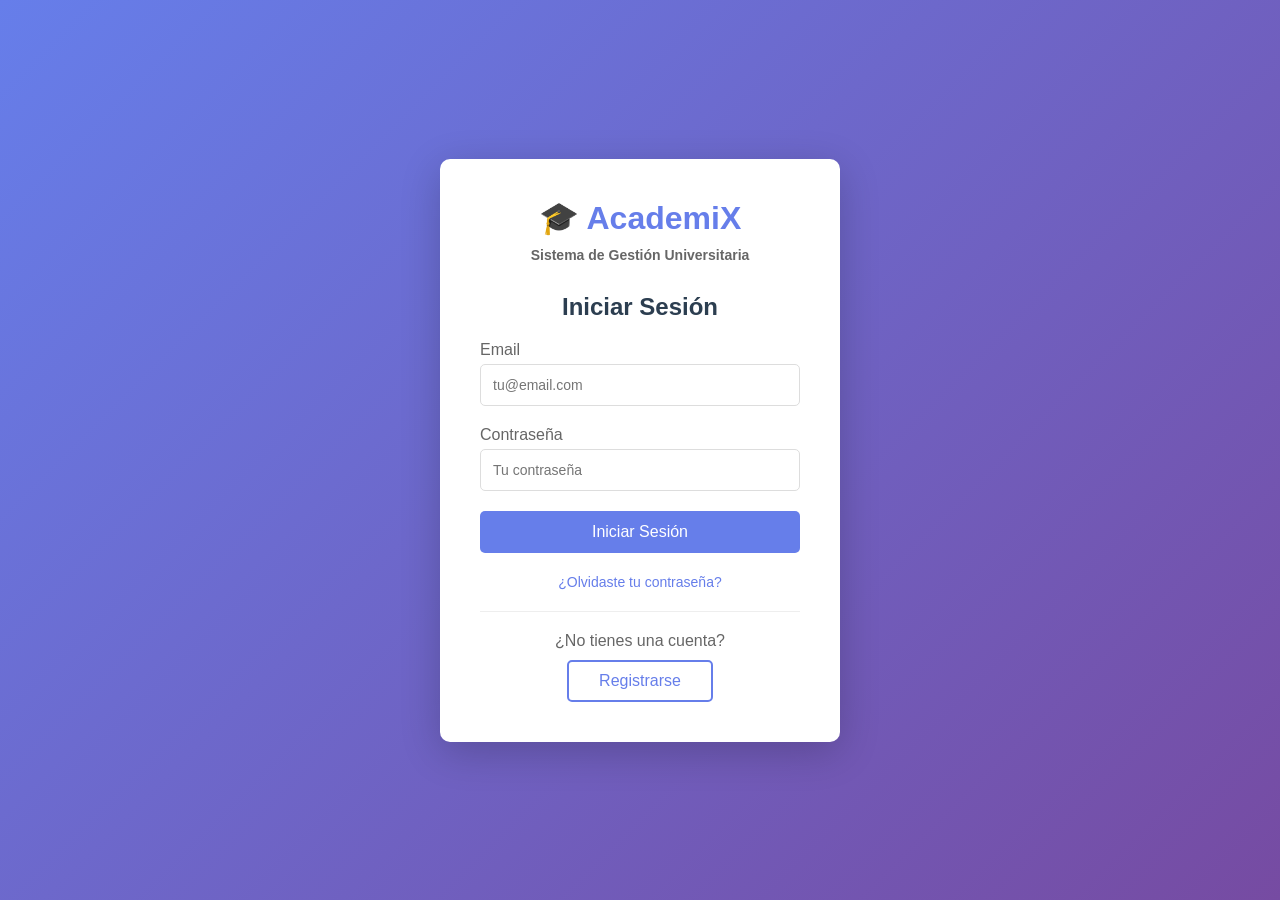
<file: academix-project/frontend/pages/login.html>
<!DOCTYPE html>
<html lang="es">
<head>
    <meta charset="UTF-8">
    <meta name="viewport" content="width=device-width, initial-scale=1.0">
    <title>Inicio de Sesión - AcademiX</title>
    <link rel="stylesheet" href="../css/styles.css">
    <style>
        * {
            margin: 0;
            padding: 0;
            box-sizing: border-box;
        }

        body {
            font-family: 'Segoe UI', Tahoma, Geneva, Verdana, sans-serif;
            background: linear-gradient(135deg, #667eea 0%, #764ba2 100%);
            min-height: 100vh;
            display: flex;
            justify-content: center;
            align-items: center;
        }

        .login-container {
            background: white;
            padding: 40px;
            border-radius: 10px;
            box-shadow: 0 10px 40px rgba(0,0,0,0.2);
            max-width: 400px;
            width: 90%;
        }

        .logo {
            text-align: center;
            margin-bottom: 30px;
        }

        .logo h1 {
            color: #667eea;
            font-size: 32px;
            margin-bottom: 10px;
        }

        .logo p {
            color: #666;
            font-size: 14px;
        }

        h2 {
            color: #2c3e50;
            margin-bottom: 20px;
            text-align: center;
        }

        .form-group {
            margin-bottom: 20px;
        }

        .form-group label {
            display: block;
            margin-bottom: 5px;
            color: #666;
            font-weight: 500;
        }

        .form-group input {
            width: 100%;
            padding: 12px;
            border: 1px solid #ddd;
            border-radius: 5px;
            font-size: 14px;
            transition: border-color 0.3s;
        }

        .form-group input:focus {
            outline: none;
            border-color: #667eea;
        }

        .btn-login {
            width: 100%;
            padding: 12px;
            background: #667eea;
            color: white;
            border: none;
            border-radius: 5px;
            cursor: pointer;
            font-size: 16px;
            font-weight: 500;
            transition: background 0.3s;
        }

        .btn-login:hover {
            background: #5568d3;
        }

        .error-message {
            background: #f8d7da;
            color: #721c24;
            padding: 10px;
            border-radius: 5px;
            margin-bottom: 15px;
            display: none;
        }

        .links {
            margin-top: 20px;
            text-align: center;
        }

        .links a {
            color: #667eea;
            text-decoration: none;
            font-size: 14px;
        }

        .links a:hover {
            text-decoration: underline;
        }

        .divider {
            text-align: center;
            margin: 15px 0;
            color: #999;
        }

        .register-link {
            text-align: center;
            margin-top: 20px;
            padding-top: 20px;
            border-top: 1px solid #eee;
        }

        .register-link p {
            color: #666;
            margin-bottom: 10px;
        }

        .btn-register {
            display: inline-block;
            padding: 10px 30px;
            background: white;
            color: #667eea;
            border: 2px solid #667eea;
            border-radius: 5px;
            text-decoration: none;
            font-weight: 500;
            transition: all 0.3s;
        }

        .btn-register:hover {
            background: #667eea;
            color: white;
        }
    </style>
</head>
<body>
    <div class="login-container">
        <div class="logo">
            <h1>🎓 AcademiX</h1>
            <p>Sistema de Gestión Universitaria</p>
        </div>

        <h2>Iniciar Sesión</h2>

        <div id="errorMessage" class="error-message"></div>

        <form id="loginForm">
            <div class="form-group">
                <label for="email">Email</label>
                <input type="email" id="email" name="email" required placeholder="tu@email.com">
            </div>

            <div class="form-group">
                <label for="password">Contraseña</label>
                <input type="password" id="password" name="password" required placeholder="Tu contraseña">
            </div>

            <button type="submit" class="btn-login">Iniciar Sesión</button>
        </form>

        <div class="links">
            <a href="olvide-password.html">¿Olvidaste tu contraseña?</a>
        </div>

        <div class="register-link">
            <p>¿No tienes una cuenta?</p>
            <a href="registro.html" class="btn-register">Registrarse</a>
        </div>
    </div>

    <script src="../js/api.js"></script>
    <script src="../js/auth.js"></script>
    <script>
        // Redirigir si ya está autenticado
        if (auth.isAuthenticated()) {
            const rol = auth.getRol();
            switch(rol) {
                case 'ADMIN':
                    window.location.href = 'admin-dashboard.html';
                    break;
                case 'PROFESOR':
                    window.location.href = 'profesor-dashboard.html';
                    break;
                case 'ESTUDIANTE':
                    window.location.href = 'estudiante-dashboard.html';
                    break;
                default:
                    window.location.href = '../index.html';
            }
        }

        document.getElementById('loginForm').addEventListener('submit', async (e) => {
            e.preventDefault();

            const email = document.getElementById('email').value;
            const password = document.getElementById('password').value;
            const errorMessage = document.getElementById('errorMessage');

            try {
                const response = await api.login(email, password);

                if (response && response.id) {
                    // Guardar datos en localStorage
                    localStorage.setItem('userId', response.id);
                    localStorage.setItem('userName', response.nombre);
                    localStorage.setItem('userEmail', response.email);
                    localStorage.setItem('userRol', response.rol);

                    // Redirigir según el rol
                    switch(response.rol) {
                        case 'ADMIN':
                            window.location.href = 'admin-dashboard.html';
                            break;
                        case 'PROFESOR':
                            window.location.href = 'profesor-dashboard.html';
                            break;
                        case 'ESTUDIANTE':
                            window.location.href = 'estudiante-dashboard.html';
                            break;
                        default:
                            window.location.href = '../index.html';
                    }
                } else {
                    throw new Error('Respuesta inválida del servidor');
                }
            } catch (error) {
                console.error('Error en login:', error);
                errorMessage.textContent = 'Email o contraseña incorrectos';
                errorMessage.style.display = 'block';

                // Ocultar el mensaje después de 5 segundos
                setTimeout(() => {
                    errorMessage.style.display = 'none';
                }, 5000);
            }
        });
    </script>
</body>
</html>
</file>
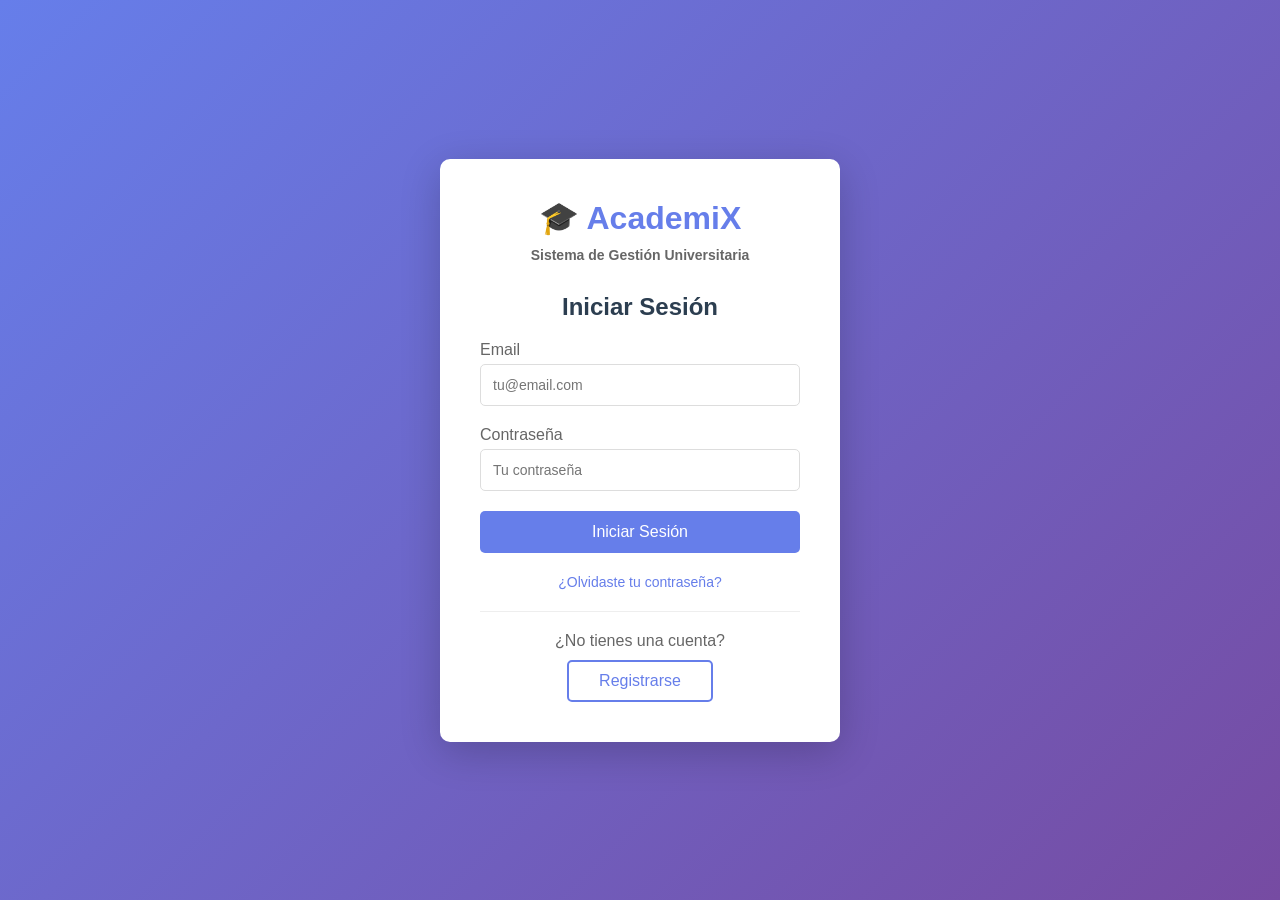
<file: academix-project/frontend/pages/mis-cursos.html>
<!DOCTYPE html>
<html lang="es">
<head>
    <meta charset="UTF-8">
    <meta name="viewport" content="width=device-width, initial-scale=1.0">
    <title>Mis Cursos - AcademiX</title>
    <link rel="stylesheet" href="../css/styles.css">
    <style>
        * {
            margin: 0;
            padding: 0;
            box-sizing: border-box;
        }

        body {
            font-family: 'Segoe UI', Tahoma, Geneva, Verdana, sans-serif;
            background: #f5f6fa;
        }

        .navbar {
            background: #2c3e50;
            color: white;
            padding: 15px 30px;
            display: flex;
            justify-content: space-between;
            align-items: center;
            box-shadow: 0 2px 5px rgba(0,0,0,0.1);
        }

        .navbar h1 {
            font-size: 24px;
        }

        .navbar-right {
            display: flex;
            gap: 20px;
            align-items: center;
        }

        .btn-back {
            background: #3498db;
            color: white;
            border: none;
            padding: 8px 20px;
            border-radius: 5px;
            cursor: pointer;
            text-decoration: none;
            display: inline-block;
        }

        .btn-back:hover {
            background: #2980b9;
        }

        .btn-logout {
            background: #e74c3c;
            color: white;
            border: none;
            padding: 8px 20px;
            border-radius: 5px;
            cursor: pointer;
        }

        .btn-logout:hover {
            background: #c0392b;
        }

        .container {
            max-width: 1200px;
            margin: 30px auto;
            padding: 0 20px;
        }

        .page-header {
            background: white;
            padding: 30px;
            border-radius: 10px;
            margin-bottom: 30px;
            box-shadow: 0 2px 10px rgba(0,0,0,0.1);
        }

        .page-header h2 {
            color: #2c3e50;
            margin-bottom: 10px;
        }

        .courses-list {
            display: grid;
            gap: 20px;
        }

        .course-item {
            background: white;
            border-radius: 10px;
            box-shadow: 0 2px 10px rgba(0,0,0,0.1);
            overflow: hidden;
            transition: transform 0.3s;
        }

        .course-item:hover {
            transform: translateY(-2px);
            box-shadow: 0 4px 15px rgba(0,0,0,0.15);
        }

        .course-header {
            background: linear-gradient(135deg, #667eea 0%, #764ba2 100%);
            color: white;
            padding: 20px;
            display: flex;
            justify-content: space-between;
            align-items: center;
        }

        .course-title {
            flex: 1;
        }

        .course-code {
            font-size: 14px;
            opacity: 0.9;
            margin-bottom: 5px;
        }

        .course-name {
            font-size: 20px;
            font-weight: bold;
        }

        .course-body {
            padding: 20px;
            display: grid;
            grid-template-columns: 2fr 1fr;
            gap: 20px;
        }

        .course-info {
            display: grid;
            gap: 10px;
        }

        .info-row {
            display: flex;
            justify-content: space-between;
            padding: 10px;
            background: #f8f9fa;
            border-radius: 5px;
        }

        .info-label {
            color: #666;
            font-weight: 500;
        }

        .info-value {
            color: #2c3e50;
        }

        .course-actions {
            display: flex;
            flex-direction: column;
            gap: 10px;
        }

        .btn {
            padding: 10px 15px;
            border: none;
            border-radius: 5px;
            cursor: pointer;
            font-size: 14px;
            text-align: center;
            transition: background 0.3s;
        }

        .btn-primary {
            background: #3498db;
            color: white;
        }

        .btn-primary:hover {
            background: #2980b9;
        }

        .btn-success {
            background: #27ae60;
            color: white;
        }

        .btn-success:hover {
            background: #229954;
        }

        .btn-danger {
            background: #e74c3c;
            color: white;
        }

        .btn-danger:hover {
            background: #c0392b;
        }

        .btn-warning {
            background: #f39c12;
            color: white;
        }

        .btn-warning:hover {
            background: #e67e22;
        }

        .badge {
            display: inline-block;
            padding: 6px 12px;
            border-radius: 20px;
            font-size: 13px;
            font-weight: 500;
        }

        .badge-success {
            background: #d4edda;
            color: #155724;
        }

        .badge-warning {
            background: #fff3cd;
            color: #856404;
        }

        .badge-danger {
            background: #f8d7da;
            color: #721c24;
        }

        .badge-info {
            background: #d1ecf1;
            color: #0c5460;
        }

        .empty-state {
            background: white;
            padding: 60px 20px;
            text-align: center;
            border-radius: 10px;
            box-shadow: 0 2px 10px rgba(0,0,0,0.1);
        }

        .empty-state .icon {
            font-size: 64px;
            margin-bottom: 20px;
        }

        .empty-state p {
            color: #666;
            margin-bottom: 20px;
        }

        .horarios-section {
            margin-top: 15px;
            padding-top: 15px;
            border-top: 1px solid #eee;
        }

        .horarios-section h4 {
            color: #2c3e50;
            font-size: 14px;
            margin-bottom: 10px;
        }

        .horario-item {
            padding: 8px;
            background: #e8f4f8;
            border-radius: 5px;
            font-size: 13px;
            margin-bottom: 5px;
        }
    </style>
</head>
<body>
    <nav class="navbar">
        <h1>📚 Mis Cursos</h1>
        <div class="navbar-right">
            <a href="estudiante-dashboard.html" class="btn-back">← Volver al Panel</a>
            <button class="btn-logout" onclick="auth.logout()">Cerrar Sesión</button>
        </div>
    </nav>

    <div class="container">
        <div class="page-header">
            <h2>Mis Cursos Inscritos</h2>
            <p>Aquí puedes ver todos los cursos en los que estás inscrito</p>
        </div>

        <div id="coursesList" class="courses-list">
            <div class="empty-state">
                <div class="icon">📖</div>
                <p>Cargando tus cursos...</p>
            </div>
        </div>
    </div>

    <script src="../js/api.js"></script>
    <script src="../js/auth.js"></script>
    <script>
        if (!auth.requireRole('ESTUDIANTE')) {
            // Redirige si no es estudiante
        }

        async function cargarMisCursos() {
            try {
                const estudianteId = auth.getUserId();
                const todasInscripciones = await api.getMisInscripciones(estudianteId);
                
                // FILTRAR: Solo mostrar inscripciones activas o pendientes de pago
                const inscripciones = todasInscripciones.filter(i => 
                    i.estado !== 'CANCELADA' && i.estado !== 'COMPLETADA'
                );
                
                const coursesList = document.getElementById('coursesList');

                if (inscripciones.length === 0) {
                    coursesList.innerHTML = `
                        <div class="empty-state">
                            <div class="icon">📚</div>
                            <p>Aún no estás inscrito en ningún curso</p>
                            <button class="btn btn-primary" onclick="window.location.href='catalogo-cursos.html'">
                                Explorar Cursos
                            </button>
                        </div>
                    `;
                    return;
                }

                // Obtener detalles de cada curso
                const cursosConDetalles = await Promise.all(
                    inscripciones.map(async (inscripcion) => {
                        try {
                            const curso = await api.getCurso(inscripcion.cursoId);
                            return { inscripcion, curso };
                        } catch (error) {
                            console.error('Error cargando curso:', error);
                            return { inscripcion, curso: null };
                        }
                    })
                );

                coursesList.innerHTML = cursosConDetalles.map(({ inscripcion, curso }) => {
                    if (!curso) return '';

                    const estadoBadge = getEstadoBadge(inscripcion.estado);
                    
                    return `
                        <div class="course-item">
                            <div class="course-header">
                                <div class="course-title">
                                    <div class="course-code">${curso.codigo}</div>
                                    <div class="course-name">${curso.nombre}</div>
                                </div>
                                ${estadoBadge}
                            </div>
                            <div class="course-body">
                                <div class="course-info">
                                    <div class="info-row">
                                        <span class="info-label">📅 Créditos:</span>
                                        <span class="info-value">${curso.creditos}</span>
                                    </div>
                                    <div class="info-row">
                                        <span class="info-label">📍 Horario:</span>
                                        <span class="info-value">${curso.horario || 'Por definir'}</span>
                                    </div>
                                    <div class="info-row">
                                        <span class="info-label">📊 Estado:</span>
                                        <span class="info-value">${inscripcion.estado.replace('_', ' ')}</span>
                                    </div>
                                    <div class="info-row">
                                        <span class="info-label">📆 Fecha Inscripción:</span>
                                        <span class="info-value">${new Date(inscripcion.fechaInscripcion).toLocaleDateString()}</span>
                                    </div>
                                </div>
                                <div class="course-actions">
                                    <button class="btn btn-primary" onclick="verCalificacion('${inscripcion.id}')">
                                        📊 Ver Calificación
                                    </button>
                                    <button class="btn btn-success" onclick="verHorarios('${curso.id}')">
                                        🕐 Ver Horarios
                                    </button>
                                    ${inscripcion.estado === 'PENDIENTE_PAGO' ? `
                                        <button class="btn btn-warning" onclick="realizarPago('${inscripcion.id}')">
                                            💳 Pagar Curso
                                        </button>
                                        <button class="btn btn-danger" onclick="cancelarInscripcion('${inscripcion.id}', '${curso.nombre}')">
                                            ❌ Cancelar Inscripción
                                        </button>
                                    ` : ''}
                                </div>
                            </div>
                        </div>
                    `;
                }).join('');

            } catch (error) {
                console.error('Error cargando cursos:', error);
                document.getElementById('coursesList').innerHTML = `
                    <div class="empty-state">
                        <div class="icon">❌</div>
                        <p>Error al cargar tus cursos</p>
                    </div>
                `;
            }
        }

        function getEstadoBadge(estado) {
            const badges = {
                'ACTIVA': '<span class="badge badge-success">✓ Activa</span>',
                'PENDIENTE_PAGO': '<span class="badge badge-warning">⏳ Pendiente de Pago</span>',
                'CANCELADA': '<span class="badge badge-danger">✗ Cancelada</span>',
                'COMPLETADA': '<span class="badge badge-info">✓ Completada</span>'
            };
            return badges[estado] || '<span class="badge badge-info">' + estado + '</span>';
        }

        function verCalificacion(inscripcionId) {
            window.location.href = `calificaciones.html?inscripcion=${inscripcionId}`;
        }

        function verHorarios(cursoId) {
            alert('Funcionalidad en desarrollo: Ver horarios del curso ' + cursoId);
        }

        function realizarPago(inscripcionId) {
            window.location.href = `pagos.html?inscripcion=${inscripcionId}`;
        }

        async function cancelarInscripcion(inscripcionId, cursoNombre) {
            if (!confirm(`¿Estás seguro de cancelar tu inscripción en "${cursoNombre}"? Esta acción no se puede deshacer.`)) return;

            try {
                // Actualizar estado de inscripción a CANCELADA
                await api.fetch(`/inscripciones/${inscripcionId}`, {
                    method: 'PUT',
                    body: JSON.stringify({ estado: 'CANCELADA' })
                });
                
                alert('Inscripción cancelada exitosamente');
                cargarMisCursos(); // Recargar la lista (se filtrará automáticamente)
            } catch (error) {
                console.error('Error cancelando inscripción:', error);
                alert('Error al cancelar la inscripción. Intenta de nuevo.');
            }
        }

        cargarMisCursos();
    </script>
</body>
</html>
</file>
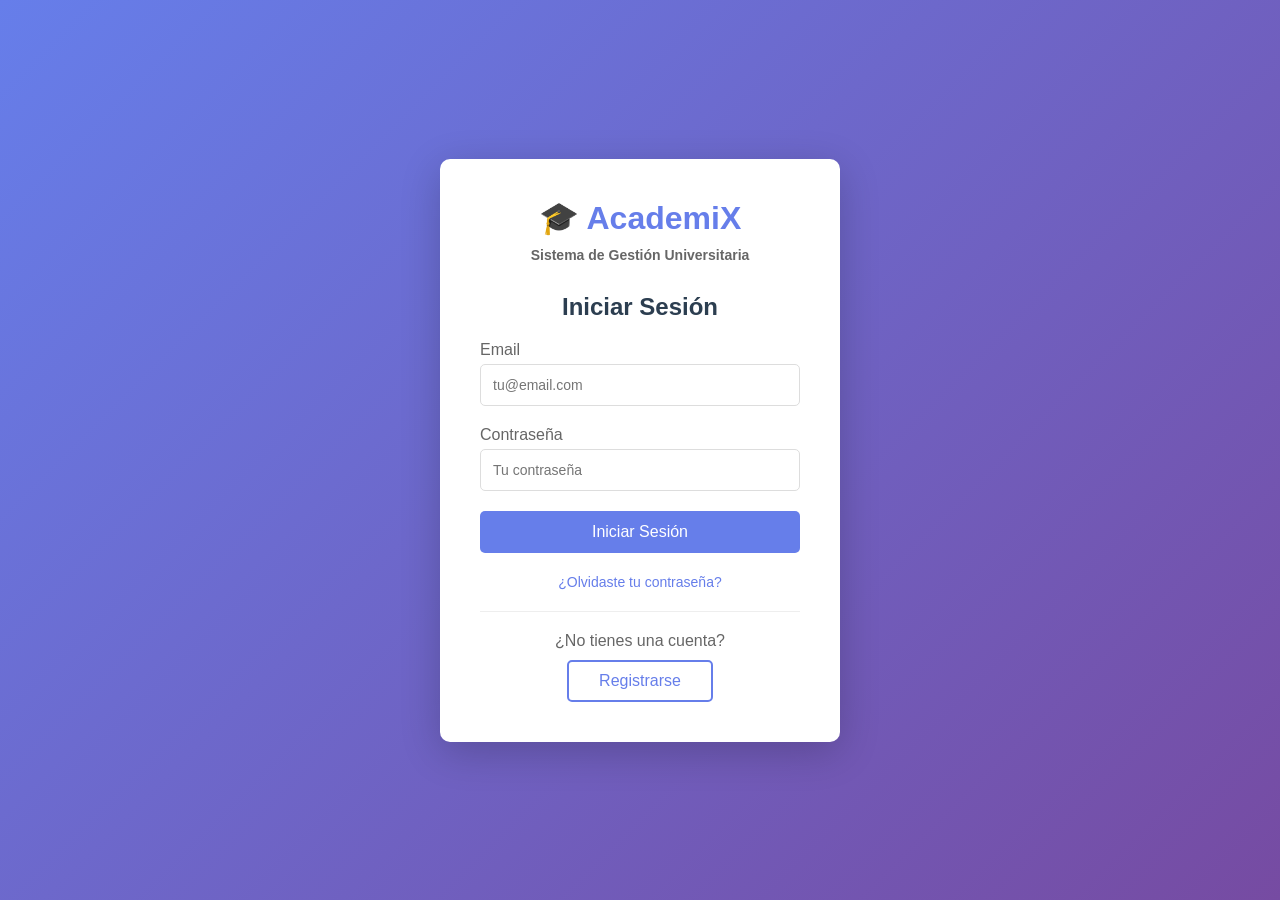
<file: academix-project/frontend/pages/notificaciones.html>
<!DOCTYPE html>
<html lang="es">
<head>
    <meta charset="UTF-8">
    <meta name="viewport" content="width=device-width, initial-scale=1.0">
    <title>Notificaciones - AcademiX</title>
    <link rel="stylesheet" href="../css/styles.css">
    <style>
        * {
            margin: 0;
            padding: 0;
            box-sizing: border-box;
        }

        body {
            font-family: 'Segoe UI', Tahoma, Geneva, Verdana, sans-serif;
            background: #f5f6fa;
        }

        .navbar {
            background: #2c3e50;
            color: white;
            padding: 15px 30px;
            display: flex;
            justify-content: space-between;
            align-items: center;
            box-shadow: 0 2px 5px rgba(0,0,0,0.1);
        }

        .navbar h1 {
            font-size: 24px;
        }

        .navbar-right {
            display: flex;
            gap: 20px;
            align-items: center;
        }

        .btn-back {
            background: #3498db;
            color: white;
            border: none;
            padding: 8px 20px;
            border-radius: 5px;
            cursor: pointer;
            text-decoration: none;
            display: inline-block;
        }

        .btn-back:hover {
            background: #2980b9;
        }

        .btn-logout {
            background: #e74c3c;
            color: white;
            border: none;
            padding: 8px 20px;
            border-radius: 5px;
            cursor: pointer;
        }

        .btn-logout:hover {
            background: #c0392b;
        }

        .container {
            max-width: 900px;
            margin: 30px auto;
            padding: 0 20px;
        }

        .page-header {
            background: white;
            padding: 30px;
            border-radius: 10px;
            margin-bottom: 30px;
            box-shadow: 0 2px 10px rgba(0,0,0,0.1);
            display: flex;
            justify-content: space-between;
            align-items: center;
        }

        .page-header h2 {
            color: #2c3e50;
        }

        .btn-mark-all {
            background: #27ae60;
            color: white;
            border: none;
            padding: 10px 20px;
            border-radius: 5px;
            cursor: pointer;
            font-size: 14px;
        }

        .btn-mark-all:hover {
            background: #229954;
        }

        .notifications-list {
            display: grid;
            gap: 15px;
        }

        .notification-card {
            background: white;
            border-radius: 10px;
            box-shadow: 0 2px 10px rgba(0,0,0,0.1);
            overflow: hidden;
            transition: transform 0.2s;
            cursor: pointer;
        }

        .notification-card:hover {
            transform: translateX(5px);
        }

        .notification-card.unread {
            border-left: 4px solid #3498db;
            background: #f0f8ff;
        }

        .notification-card.read {
            opacity: 0.8;
        }

        .notification-header {
            padding: 15px 20px;
            display: flex;
            justify-content: space-between;
            align-items: center;
            border-bottom: 1px solid #eee;
        }

        .notification-title {
            display: flex;
            align-items: center;
            gap: 10px;
        }

        .notification-icon {
            font-size: 24px;
        }

        .notification-title h3 {
            color: #2c3e50;
            font-size: 16px;
        }

        .notification-time {
            font-size: 12px;
            color: #999;
        }

        .notification-body {
            padding: 15px 20px;
        }

        .notification-message {
            color: #666;
            line-height: 1.6;
            margin-bottom: 10px;
        }

        .notification-category {
            display: inline-block;
            padding: 4px 10px;
            background: #e8f4f8;
            color: #3498db;
            border-radius: 12px;
            font-size: 12px;
            font-weight: 500;
        }

        .notification-footer {
            padding: 10px 20px;
            background: #f8f9fa;
            display: flex;
            justify-content: flex-end;
            gap: 10px;
        }

        .btn-small {
            padding: 6px 12px;
            border: none;
            border-radius: 5px;
            cursor: pointer;
            font-size: 12px;
            transition: background 0.3s;
        }

        .btn-mark-read {
            background: #3498db;
            color: white;
        }

        .btn-mark-read:hover {
            background: #2980b9;
        }

        .btn-delete {
            background: #e74c3c;
            color: white;
        }

        .btn-delete:hover {
            background: #c0392b;
        }

        .empty-state {
            background: white;
            padding: 60px 20px;
            text-align: center;
            border-radius: 10px;
            box-shadow: 0 2px 10px rgba(0,0,0,0.1);
        }

        .empty-state .icon {
            font-size: 64px;
            margin-bottom: 20px;
        }

        .empty-state p {
            color: #666;
        }

        .filter-tabs {
            background: white;
            padding: 15px 20px;
            border-radius: 10px;
            margin-bottom: 20px;
            box-shadow: 0 2px 10px rgba(0,0,0,0.1);
            display: flex;
            gap: 10px;
        }

        .tab {
            padding: 10px 20px;
            border: none;
            background: #f8f9fa;
            border-radius: 5px;
            cursor: pointer;
            transition: background 0.3s;
        }

        .tab.active {
            background: #3498db;
            color: white;
        }

        .tab:hover {
            background: #e8f4f8;
        }

        .tab.active:hover {
            background: #2980b9;
        }
    </style>
</head>
<body>
    <nav class="navbar">
        <h1>🔔 Notificaciones</h1>
        <div class="navbar-right">
            <a href="estudiante-dashboard.html" class="btn-back">← Volver al Panel</a>
            <button class="btn-logout" onclick="auth.logout()">Cerrar Sesión</button>
        </div>
    </nav>

    <div class="container">
        <div class="page-header">
            <h2>Mis Notificaciones</h2>
            <button class="btn-mark-all" onclick="marcarTodasLeidas()">
                ✓ Marcar todas como leídas
            </button>
        </div>

        <div class="filter-tabs">
            <button class="tab active" onclick="filtrarNotificaciones('todas')">
                Todas
            </button>
            <button class="tab" onclick="filtrarNotificaciones('no-leidas')">
                No Leídas
            </button>
            <button class="tab" onclick="filtrarNotificaciones('leidas')">
                Leídas
            </button>
        </div>

        <div id="notificationsList" class="notifications-list">
            <div class="empty-state">
                <div class="icon">🔔</div>
                <p>Cargando notificaciones...</p>
            </div>
        </div>
    </div>

    <script src="../js/api.js"></script>
    <script src="../js/auth.js"></script>
    <script>
        requireAuth();

        let todasLasNotificaciones = [];
        let filtroActual = 'todas';

        async function cargarNotificaciones() {
            try {
                const usuarioId = auth.getUserId();
                todasLasNotificaciones = await api.getNotificaciones(usuarioId);
                mostrarNotificaciones();
            } catch (error) {
                console.error('Error cargando notificaciones:', error);
                document.getElementById('notificationsList').innerHTML = `
                    <div class="empty-state">
                        <div class="icon">❌</div>
                        <p>Error al cargar las notificaciones</p>
                    </div>
                `;
            }
        }

        function mostrarNotificaciones() {
            let notificaciones = todasLasNotificaciones;

            // Aplicar filtro
            if (filtroActual === 'no-leidas') {
                notificaciones = notificaciones.filter(n => !n.leida);
            } else if (filtroActual === 'leidas') {
                notificaciones = notificaciones.filter(n => n.leida);
            }

            const notificationsList = document.getElementById('notificationsList');

            if (notificaciones.length === 0) {
                notificationsList.innerHTML = `
                    <div class="empty-state">
                        <div class="icon">📭</div>
                        <p>No tienes notificaciones ${filtroActual === 'todas' ? '' : filtroActual}</p>
                    </div>
                `;
                return;
            }

            notificationsList.innerHTML = notificaciones.map(notif => `
                <div class="notification-card ${notif.leida ? 'read' : 'unread'}" 
                     onclick="marcarComoLeida('${notif.id}')">
                    <div class="notification-header">
                        <div class="notification-title">
                            <span class="notification-icon">${getCategoryIcon(notif.categoria)}</span>
                            <h3>${notif.titulo}</h3>
                        </div>
                        <span class="notification-time">${formatearFecha(notif.fechaCreacion)}</span>
                    </div>
                    <div class="notification-body">
                        <p class="notification-message">${notif.mensaje}</p>
                        <span class="notification-category">${notif.categoria || 'General'}</span>
                    </div>
                    <div class="notification-footer">
                        ${!notif.leida ? `
                            <button class="btn-small btn-mark-read" onclick="event.stopPropagation(); marcarComoLeida('${notif.id}')">
                                ✓ Marcar leída
                            </button>
                        ` : ''}
                        <button class="btn-small btn-delete" onclick="event.stopPropagation(); eliminarNotificacion('${notif.id}')">
                            🗑️ Eliminar
                        </button>
                    </div>
                </div>
            `).join('');
        }

        function getCategoryIcon(categoria) {
            const icons = {
                'INSCRIPCION': '📝',
                'PAGO': '💳',
                'CALIFICACION': '📊',
                'CURSO': '📚',
                'SISTEMA': '⚙️',
                'GENERAL': '📢'
            };
            return icons[categoria] || '🔔';
        }

        function formatearFecha(fecha) {
            const date = new Date(fecha);
            const ahora = new Date();
            const diff = ahora - date;
            
            const minutos = Math.floor(diff / 60000);
            const horas = Math.floor(diff / 3600000);
            const dias = Math.floor(diff / 86400000);

            if (minutos < 60) return `Hace ${minutos} min`;
            if (horas < 24) return `Hace ${horas} h`;
            if (dias < 7) return `Hace ${dias} días`;
            
            return date.toLocaleDateString();
        }

        async function marcarComoLeida(id) {
            try {
                await api.marcarNotificacionLeida(id);
                cargarNotificaciones();
            } catch (error) {
                console.error('Error marcando notificación:', error);
            }
        }

        async function eliminarNotificacion(id) {
            if (!confirm('¿Eliminar esta notificación?')) return;

            try {
                // Aquí llamarías a la API para eliminar
                // await api.eliminarNotificacion(id);
                alert('Notificación eliminada');
                cargarNotificaciones();
            } catch (error) {
                console.error('Error eliminando notificación:', error);
            }
        }

        async function marcarTodasLeidas() {
            try {
                const usuarioId = auth.getUserId();
                // await api.marcarTodasComoLeidas(usuarioId);
                
                // Por ahora marcamos todas localmente
                for (const notif of todasLasNotificaciones.filter(n => !n.leida)) {
                    await api.marcarNotificacionLeida(notif.id);
                }
                
                alert('Todas las notificaciones han sido marcadas como leídas');
                cargarNotificaciones();
            } catch (error) {
                console.error('Error:', error);
            }
        }

        function filtrarNotificaciones(filtro) {
            filtroActual = filtro;
            
            // Actualizar tabs
            document.querySelectorAll('.tab').forEach(tab => tab.classList.remove('active'));
            event.target.classList.add('active');
            
            mostrarNotificaciones();
        }

        cargarNotificaciones();
    </script>
</body>
</html>
</file>
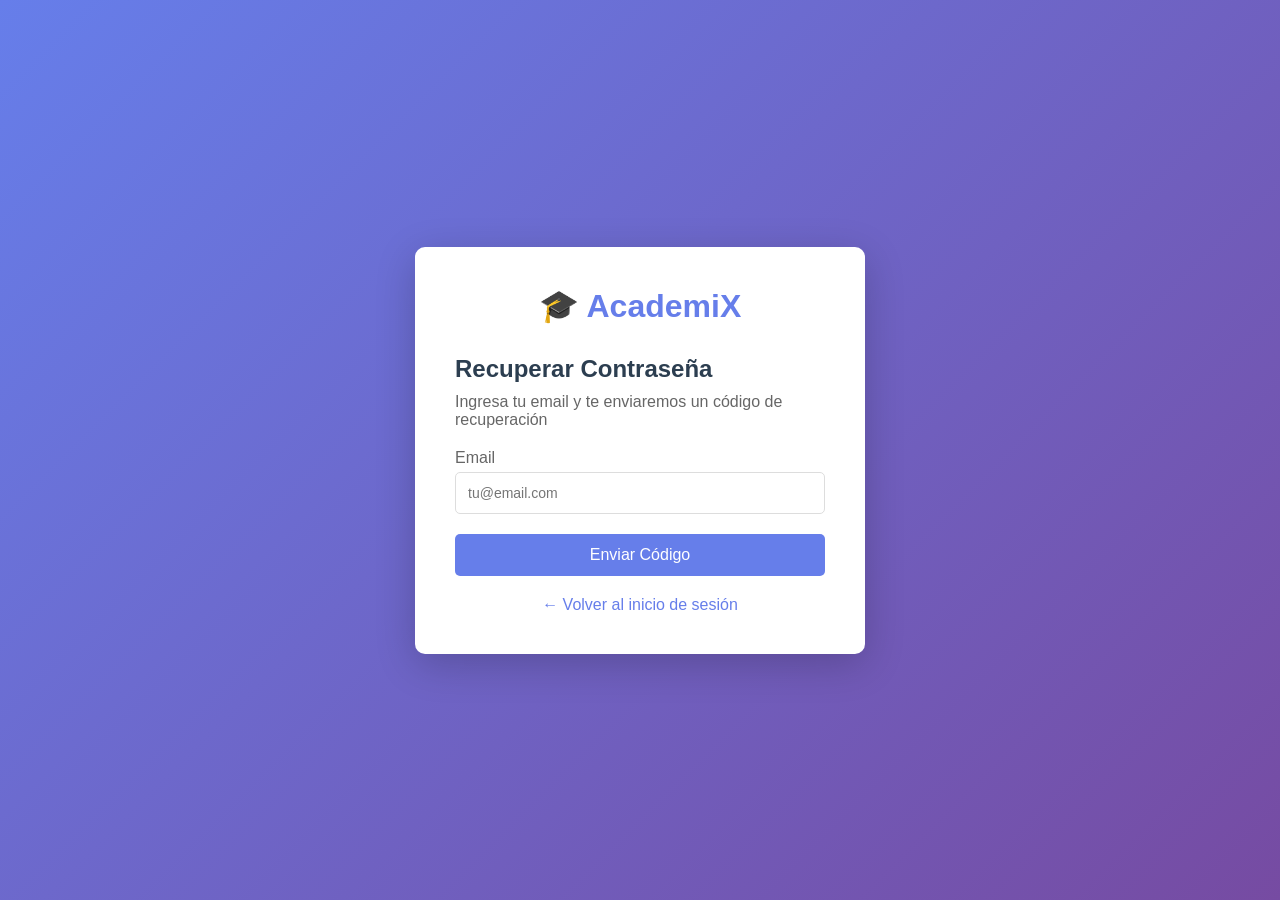
<file: academix-project/frontend/pages/olvide-password.html>
<!DOCTYPE html>
<html lang="es">
<head>
    <meta charset="UTF-8">
    <meta name="viewport" content="width=device-width, initial-scale=1.0">
    <title>Recuperar Contraseña - AcademiX</title>
    <link rel="stylesheet" href="../css/styles.css">
    <style>
        * {
            margin: 0;
            padding: 0;
            box-sizing: border-box;
        }

        body {
            font-family: 'Segoe UI', Tahoma, Geneva, Verdana, sans-serif;
            background: linear-gradient(135deg, #667eea 0%, #764ba2 100%);
            min-height: 100vh;
            display: flex;
            justify-content: center;
            align-items: center;
        }

        .container {
            background: white;
            padding: 40px;
            border-radius: 10px;
            box-shadow: 0 10px 40px rgba(0,0,0,0.2);
            max-width: 450px;
            width: 90%;
        }

        .logo {
            text-align: center;
            margin-bottom: 30px;
        }

        .logo h1 {
            color: #667eea;
            font-size: 32px;
        }

        .step {
            display: none;
        }

        .step.active {
            display: block;
        }

        h2 {
            color: #2c3e50;
            margin-bottom: 10px;
        }

        p {
            color: #666;
            margin-bottom: 20px;
        }

        .form-group {
            margin-bottom: 20px;
        }

        .form-group label {
            display: block;
            margin-bottom: 5px;
            color: #666;
            font-weight: 500;
        }

        .form-group input {
            width: 100%;
            padding: 12px;
            border: 1px solid #ddd;
            border-radius: 5px;
            font-size: 14px;
        }

        .form-group input:focus {
            outline: none;
            border-color: #667eea;
        }

        .btn {
            width: 100%;
            padding: 12px;
            background: #667eea;
            color: white;
            border: none;
            border-radius: 5px;
            cursor: pointer;
            font-size: 16px;
            font-weight: 500;
            transition: background 0.3s;
        }

        .btn:hover {
            background: #5568d3;
        }

        .btn:disabled {
            background: #95a5a6;
            cursor: not-allowed;
        }

        .back-link {
            text-align: center;
            margin-top: 20px;
        }

        .back-link a {
            color: #667eea;
            text-decoration: none;
        }

        .back-link a:hover {
            text-decoration: underline;
        }

        .alert {
            padding: 12px;
            border-radius: 5px;
            margin-bottom: 20px;
        }

        .alert-success {
            background: #d4edda;
            color: #155724;
        }

        .alert-error {
            background: #f8d7da;
            color: #721c24;
        }

        .token-display {
            background: #f8f9fa;
            padding: 15px;
            border-radius: 5px;
            text-align: center;
            margin: 20px 0;
        }

        .token-display strong {
            font-size: 32px;
            color: #667eea;
            letter-spacing: 5px;
        }
    </style>
</head>
<body>
    <div class="container">
        <div class="logo">
            <h1>🎓 AcademiX</h1>
        </div>

        <!-- Paso 1: Ingresar Email -->
        <div id="step1" class="step active">
            <h2>Recuperar Contraseña</h2>
            <p>Ingresa tu email y te enviaremos un código de recuperación</p>
            
            <div id="alert1"></div>
            
            <form id="formEmail">
                <div class="form-group">
                    <label>Email</label>
                    <input type="email" id="email" required placeholder="tu@email.com">
                </div>
                <button type="submit" class="btn">Enviar Código</button>
            </form>

            <div class="back-link">
                <a href="login.html">← Volver al inicio de sesión</a>
            </div>
        </div>

        <!-- Paso 2: Ingresar Código -->
        <div id="step2" class="step">
            <h2>Verificar Código</h2>
            <p>Ingresa el código de 6 dígitos que te enviamos</p>
            
            <div id="tokenDisplay" class="token-display" style="display: none;">
                <p>Tu código de recuperación es:</p>
                <strong id="tokenCode"></strong>
                <p style="font-size: 12px; color: #666; margin-top: 10px;">
                    (En producción, este código llegaría a tu email)
                </p>
            </div>
            
            <div id="alert2"></div>
            
            <form id="formToken">
                <div class="form-group">
                    <label>Código de Verificación</label>
                    <input type="text" id="token" required maxlength="6" placeholder="123456">
                </div>
                <button type="submit" class="btn">Verificar Código</button>
            </form>

            <div class="back-link">
                <a href="#" onclick="volverPaso1(); return false;">← Volver</a>
            </div>
        </div>

        <!-- Paso 3: Nueva Contraseña -->
        <div id="step3" class="step">
            <h2>Nueva Contraseña</h2>
            <p>Ingresa tu nueva contraseña</p>
            
            <div id="alert3"></div>
            
            <form id="formPassword">
                <div class="form-group">
                    <label>Nueva Contraseña</label>
                    <input type="password" id="nuevaPassword" required minlength="6" placeholder="Mínimo 6 caracteres">
                </div>
                <div class="form-group">
                    <label>Confirmar Contraseña</label>
                    <input type="password" id="confirmarPassword" required minlength="6" placeholder="Repite la contraseña">
                </div>
                <button type="submit" class="btn">Cambiar Contraseña</button>
            </form>
        </div>
    </div>

    <script src="../js/api.js"></script>
    <script>
        let tokenGlobal = '';
        let emailGlobal = '';

        // Paso 1: Solicitar código
        document.getElementById('formEmail').addEventListener('submit', async (e) => {
            e.preventDefault();
            
            const email = document.getElementById('email').value;
            const alert1 = document.getElementById('alert1');
            
            try {
                const response = await api.fetch('/recuperacion-password/solicitar', {
                    method: 'POST',
                    body: JSON.stringify({ email })
                });
                
                emailGlobal = email;
                tokenGlobal = response.token; // En desarrollo, para facilitar pruebas
                
                alert1.innerHTML = '<div class="alert alert-success">✓ Código enviado exitosamente</div>';
                
                setTimeout(() => {
                    cambiarPaso(2);
                    // Mostrar el token en desarrollo
                    document.getElementById('tokenDisplay').style.display = 'block';
                    document.getElementById('tokenCode').textContent = tokenGlobal;
                }, 1500);
                
            } catch (error) {
                alert1.innerHTML = '<div class="alert alert-error">✗ Error: No existe un usuario con ese email</div>';
            }
        });

        // Paso 2: Verificar código
        document.getElementById('formToken').addEventListener('submit', async (e) => {
            e.preventDefault();
            
            const token = document.getElementById('token').value;
            const alert2 = document.getElementById('alert2');
            
            try {
                await api.fetch('/recuperacion-password/verificar-token', {
                    method: 'POST',
                    body: JSON.stringify({ token })
                });
                
                tokenGlobal = token;
                
                alert2.innerHTML = '<div class="alert alert-success">✓ Código válido</div>';
                
                setTimeout(() => {
                    cambiarPaso(3);
                }, 1000);
                
            } catch (error) {
                alert2.innerHTML = '<div class="alert alert-error">✗ Código inválido o expirado</div>';
            }
        });

        // Paso 3: Cambiar contraseña
        document.getElementById('formPassword').addEventListener('submit', async (e) => {
            e.preventDefault();
            
            const nuevaPassword = document.getElementById('nuevaPassword').value;
            const confirmarPassword = document.getElementById('confirmarPassword').value;
            const alert3 = document.getElementById('alert3');
            
            if (nuevaPassword !== confirmarPassword) {
                alert3.innerHTML = '<div class="alert alert-error">✗ Las contraseñas no coinciden</div>';
                return;
            }
            
            try {
                await api.fetch('/recuperacion-password/restablecer', {
                    method: 'POST',
                    body: JSON.stringify({ 
                        token: tokenGlobal,
                        nuevaPassword 
                    })
                });
                
                alert3.innerHTML = '<div class="alert alert-success">✓ Contraseña cambiada exitosamente. Redirigiendo...</div>';
                
                setTimeout(() => {
                    window.location.href = 'login.html';
                }, 2000);
                
            } catch (error) {
                alert3.innerHTML = '<div class="alert alert-error">✗ Error al cambiar la contraseña</div>';
            }
        });

        function cambiarPaso(paso) {
            document.querySelectorAll('.step').forEach(s => s.classList.remove('active'));
            document.getElementById('step' + paso).classList.add('active');
        }

        function volverPaso1() {
            cambiarPaso(1);
            document.getElementById('formEmail').reset();
            document.getElementById('alert1').innerHTML = '';
        }
    </script>
</body>
</html>
</file>
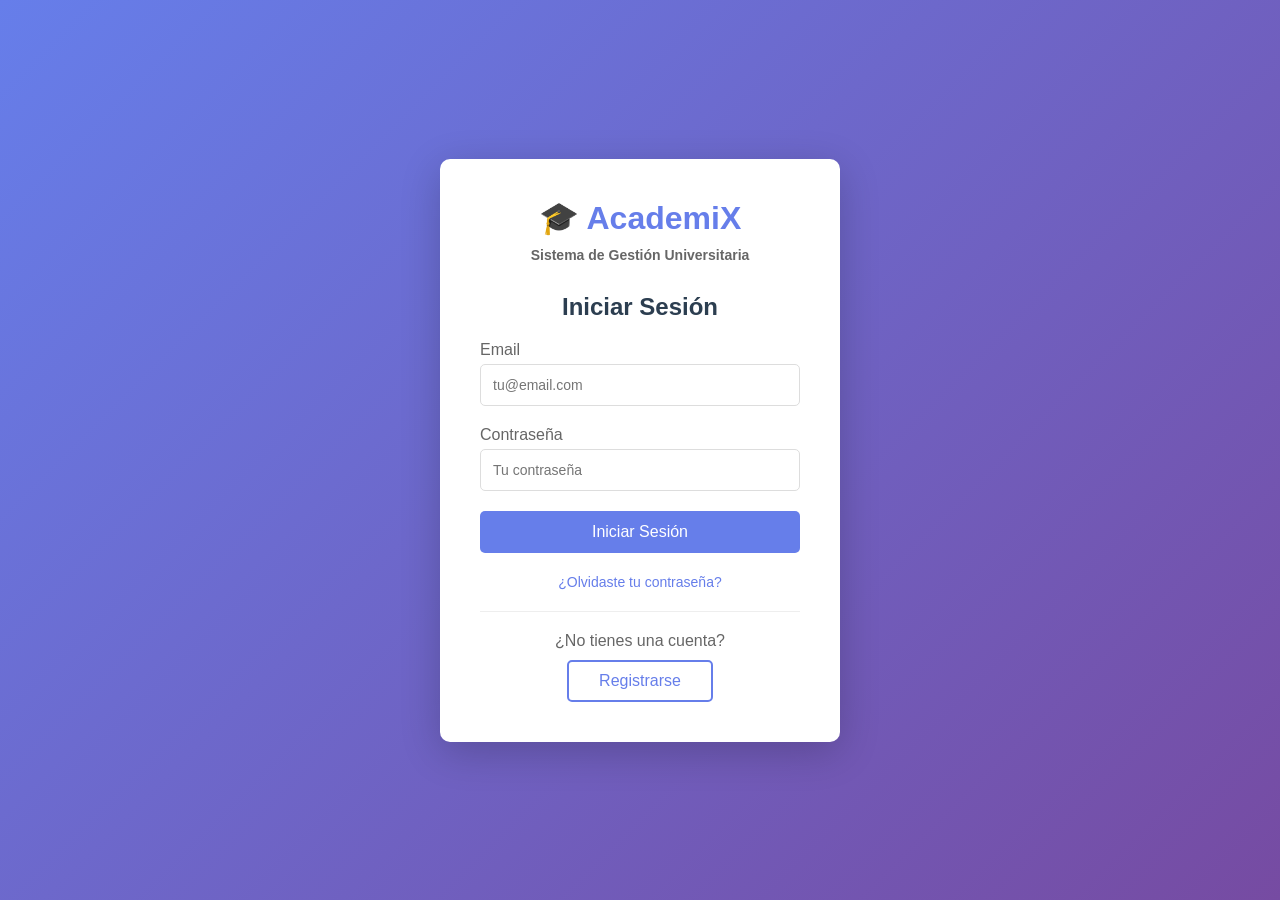
<file: academix-project/frontend/pages/pagos.html>
<!DOCTYPE html>
<html lang="es">
<head>
    <meta charset="UTF-8">
    <meta name="viewport" content="width=device-width, initial-scale=1.0">
    <title>Mis Pagos - AcademiX</title>
    <link rel="stylesheet" href="../css/styles.css">
    <style>
        * {
            margin: 0;
            padding: 0;
            box-sizing: border-box;
        }

        body {
            font-family: 'Segoe UI', Tahoma, Geneva, Verdana, sans-serif;
            background: #f5f6fa;
        }

        .navbar {
            background: #2c3e50;
            color: white;
            padding: 15px 30px;
            display: flex;
            justify-content: space-between;
            align-items: center;
            box-shadow: 0 2px 5px rgba(0,0,0,0.1);
        }

        .navbar h1 {
            font-size: 24px;
        }

        .navbar-right {
            display: flex;
            gap: 20px;
            align-items: center;
        }

        .btn-back {
            background: #3498db;
            color: white;
            border: none;
            padding: 8px 20px;
            border-radius: 5px;
            cursor: pointer;
            text-decoration: none;
            display: inline-block;
        }

        .btn-back:hover {
            background: #2980b9;
        }

        .btn-logout {
            background: #e74c3c;
            color: white;
            border: none;
            padding: 8px 20px;
            border-radius: 5px;
            cursor: pointer;
        }

        .btn-logout:hover {
            background: #c0392b;
        }

        .container {
            max-width: 1200px;
            margin: 30px auto;
            padding: 0 20px;
        }

        .page-header {
            background: white;
            padding: 30px;
            border-radius: 10px;
            margin-bottom: 30px;
            box-shadow: 0 2px 10px rgba(0,0,0,0.1);
        }

        .page-header h2 {
            color: #2c3e50;
            margin-bottom: 10px;
        }

        .summary-cards {
            display: grid;
            grid-template-columns: repeat(auto-fit, minmax(250px, 1fr));
            gap: 20px;
            margin-bottom: 30px;
        }

        .summary-card {
            background: white;
            padding: 25px;
            border-radius: 10px;
            box-shadow: 0 2px 10px rgba(0,0,0,0.1);
            text-align: center;
        }

        .summary-card h3 {
            color: #666;
            font-size: 14px;
            margin-bottom: 10px;
        }

        .summary-card .value {
            font-size: 36px;
            font-weight: bold;
            color: #27ae60;
        }

        .payments-list {
            display: grid;
            gap: 20px;
        }

        .payment-card {
            background: white;
            border-radius: 10px;
            box-shadow: 0 2px 10px rgba(0,0,0,0.1);
            overflow: hidden;
        }

        .payment-header {
            background: linear-gradient(135deg, #f093fb 0%, #f5576c 100%);
            color: white;
            padding: 20px;
            display: flex;
            justify-content: space-between;
            align-items: center;
        }

        .payment-info h3 {
            font-size: 18px;
            margin-bottom: 5px;
        }

        .payment-info p {
            font-size: 14px;
            opacity: 0.9;
        }

        .payment-amount {
            font-size: 32px;
            font-weight: bold;
        }

        .payment-body {
            padding: 20px;
            display: grid;
            grid-template-columns: 2fr 1fr;
            gap: 20px;
        }

        .payment-details {
            display: grid;
            gap: 10px;
        }

        .detail-row {
            display: flex;
            justify-content: space-between;
            padding: 10px;
            background: #f8f9fa;
            border-radius: 5px;
        }

        .detail-label {
            color: #666;
            font-weight: 500;
        }

        .detail-value {
            color: #2c3e50;
        }

        .payment-actions {
            display: flex;
            flex-direction: column;
            gap: 10px;
        }

        .btn {
            padding: 12px 20px;
            border: none;
            border-radius: 5px;
            cursor: pointer;
            font-size: 14px;
            font-weight: 500;
            transition: background 0.3s;
            text-align: center;
        }

        .btn-success {
            background: #27ae60;
            color: white;
        }

        .btn-success:hover {
            background: #229954;
        }

        .btn-info {
            background: #3498db;
            color: white;
        }

        .btn-info:hover {
            background: #2980b9;
        }

        .badge {
            display: inline-block;
            padding: 6px 12px;
            border-radius: 20px;
            font-size: 13px;
            font-weight: 500;
        }

        .badge-success {
            background: #d4edda;
            color: #155724;
        }

        .badge-warning {
            background: #fff3cd;
            color: #856404;
        }

        .badge-danger {
            background: #f8d7da;
            color: #721c24;
        }

        .empty-state {
            background: white;
            padding: 60px 20px;
            text-align: center;
            border-radius: 10px;
            box-shadow: 0 2px 10px rgba(0,0,0,0.1);
        }

        .empty-state .icon {
            font-size: 64px;
            margin-bottom: 20px;
        }

        .empty-state p {
            color: #666;
        }

        /* Modal de pago */
        .modal {
            display: none;
            position: fixed;
            top: 0;
            left: 0;
            width: 100%;
            height: 100%;
            background: rgba(0,0,0,0.5);
            z-index: 1000;
            justify-content: center;
            align-items: center;
        }

        .modal-content {
            background: white;
            padding: 30px;
            border-radius: 10px;
            max-width: 500px;
            width: 90%;
        }

        .modal-header {
            margin-bottom: 20px;
        }

        .modal-header h3 {
            color: #2c3e50;
            margin-bottom: 5px;
        }

        .form-group {
            margin-bottom: 15px;
        }

        .form-group label {
            display: block;
            margin-bottom: 5px;
            color: #666;
            font-weight: 500;
        }

        .form-group input, .form-group select {
            width: 100%;
            padding: 10px;
            border: 1px solid #ddd;
            border-radius: 5px;
        }

        .modal-actions {
            display: flex;
            gap: 10px;
            margin-top: 20px;
        }

        .btn-cancel {
            flex: 1;
            background: #95a5a6;
            color: white;
        }

        .btn-cancel:hover {
            background: #7f8c8d;
        }

        .btn-confirm {
            flex: 1;
        }
    </style>
</head>
<body>
    <nav class="navbar">
        <h1>💳 Mis Pagos</h1>
        <div class="navbar-right">
            <a href="estudiante-dashboard.html" class="btn-back">← Volver al Panel</a>
            <button class="btn-logout" onclick="auth.logout()">Cerrar Sesión</button>
        </div>
    </nav>

    <div class="container">
        <div class="page-header">
            <h2>Gestión de Pagos</h2>
            <p>Administra tus pagos y transacciones</p>
        </div>

        <div class="summary-cards">
            <div class="summary-card">
                <h3>Total Pagado</h3>
                <div class="value" id="totalPagado">$0</div>
            </div>
            <div class="summary-card">
                <h3>Pagos Pendientes</h3>
                <div class="value" id="pagosPendientes" style="color: #e74c3c;">0</div>
            </div>
            <div class="summary-card">
                <h3>Pagos Completados</h3>
                <div class="value" id="pagosCompletados" style="color: #27ae60;">0</div>
            </div>
        </div>

        <div id="paymentsList" class="payments-list">
            <div class="empty-state">
                <div class="icon">💳</div>
                <p>Cargando pagos...</p>
            </div>
        </div>
    </div>

    <!-- Modal de Pago -->
    <div id="paymentModal" class="modal">
        <div class="modal-content">
            <div class="modal-header">
                <h3>Realizar Pago</h3>
                <p>Completa los datos para procesar tu pago</p>
            </div>
            <form id="paymentForm">
                <div class="form-group">
                    <label>Método de Pago:</label>
                    <select id="metodoPago" required>
                        <option value="">Selecciona...</option>
                        <option value="TARJETA_CREDITO">Tarjeta de Crédito</option>
                        <option value="TARJETA_DEBITO">Tarjeta de Débito</option>
                        <option value="TRANSFERENCIA">Transferencia Bancaria</option>
                        <option value="PSE">PSE</option>
                    </select>
                </div>
                <div class="form-group">
                    <label>Número de Transacción:</label>
                    <input type="text" id="transaccionId" placeholder="Ej: TRX123456789" required>
                </div>
                <div class="modal-actions">
                    <button type="button" class="btn btn-cancel" onclick="cerrarModal()">Cancelar</button>
                    <button type="submit" class="btn btn-success btn-confirm">Confirmar Pago</button>
                </div>
            </form>
        </div>
    </div>

    <script src="../js/api.js"></script>
    <script src="../js/auth.js"></script>
    <script>
        if (!auth.requireRole('ESTUDIANTE')) {
            // Redirige si no es estudiante
        }

        let pagoActual = null;

        async function cargarPagos() {
            try {
                const estudianteId = auth.getUserId();
                const pagos = await api.getPagosEstudiante(estudianteId);
                
                const paymentsList = document.getElementById('paymentsList');

                if (pagos.length === 0) {
                    paymentsList.innerHTML = `
                        <div class="empty-state">
                            <div class="icon">💰</div>
                            <p>No tienes pagos registrados</p>
                        </div>
                    `;
                    return;
                }

                // FILTRAR: Solo mostrar el pago más reciente por inscripción
                const pagosPorInscripcion = {};
                pagos.forEach(pago => {
                    const inscripcionId = pago.inscripcionId;
                    if (!pagosPorInscripcion[inscripcionId] || 
                        new Date(pago.fechaCreacion) > new Date(pagosPorInscripcion[inscripcionId].fechaCreacion)) {
                        pagosPorInscripcion[inscripcionId] = pago;
                    }
                });

                // Convertir a array solo con los pagos únicos
                const pagosUnicos = Object.values(pagosPorInscripcion);

                // Calcular estadísticas
                let totalPagado = 0;
                let pendientes = 0;
                let completados = 0;

                pagosUnicos.forEach(pago => {
                    if (pago.estadoPago === 'COMPLETADO') {
                        totalPagado += parseFloat(pago.monto);
                        completados++;
                    } else if (pago.estadoPago === 'PENDIENTE') {
                        pendientes++;
                    }
                });

                document.getElementById('totalPagado').textContent = '$' + totalPagado.toFixed(2);
                document.getElementById('pagosPendientes').textContent = pendientes;
                document.getElementById('pagosCompletados').textContent = completados;

                // Primero obtener todas las inscripciones una sola vez
                const inscripciones = await api.getMisInscripciones(estudianteId);
                
                // Luego mapear los pagos con sus cursos
                const pagosConDetalles = await Promise.all(
                    pagosUnicos.map(async (pago) => {
                        try {
                            const inscripcion = inscripciones.find(i => i.id === pago.inscripcionId);
                            let curso = null;
                            
                            if (inscripcion) {
                                curso = await api.getCurso(inscripcion.cursoId);
                            }

                            return { pago, curso, inscripcion };
                        } catch (error) {
                            console.error('Error cargando detalles:', error);
                            return { pago, curso: null, inscripcion: null };
                        }
                    })
                );

                paymentsList.innerHTML = pagosConDetalles.map(({ pago, curso, inscripcion }) => `
                    <div class="payment-card">
                        <div class="payment-header">
                            <div class="payment-info">
                                <h3>${curso ? curso.nombre : 'Curso desconocido'}</h3>
                                <p>${curso ? curso.codigo : ''}</p>
                            </div>
                            <div class="payment-amount">
                                $${parseFloat(pago.monto).toFixed(2)}
                            </div>
                        </div>
                        <div class="payment-body">
                            <div class="payment-details">
                                <div class="detail-row">
                                    <span class="detail-label">Estado:</span>
                                    <span class="detail-value">${getEstadoBadge(pago.estadoPago)}</span>
                                </div>
                                <div class="detail-row">
                                    <span class="detail-label">Fecha de Pago:</span>
                                    <span class="detail-value">${pago.fechaPago ? new Date(pago.fechaPago).toLocaleDateString() : 'Pendiente'}</span>
                                </div>
                                <div class="detail-row">
                                    <span class="detail-label">Método:</span>
                                    <span class="detail-value">${pago.metodoPago || 'No especificado'}</span>
                                </div>
                                ${pago.transaccionId ? `
                                    <div class="detail-row">
                                        <span class="detail-label">Transacción:</span>
                                        <span class="detail-value">${pago.transaccionId}</span>
                                    </div>
                                ` : ''}
                            </div>
                            <div class="payment-actions">
                                ${pago.estadoPago === 'PENDIENTE' ? `
                                    <button class="btn btn-success" onclick="abrirModalPago('${pago.id}', ${pago.monto})">
                                        💳 Pagar Ahora
                                    </button>
                                ` : ''}
                                <button class="btn btn-info" onclick="verComprobante('${pago.id}')">
                                    📄 Ver Detalles
                                </button>
                            </div>
                        </div>
                    </div>
                `).join('');

            } catch (error) {
                console.error('Error cargando pagos:', error);
                document.getElementById('paymentsList').innerHTML = `
                    <div class="empty-state">
                        <div class="icon">❌</div>
                        <p>Error al cargar los pagos</p>
                    </div>
                `;
            }
        }

        function getEstadoBadge(estado) {
            const badges = {
                'COMPLETADO': '<span class="badge badge-success">✓ Completado</span>',
                'PENDIENTE': '<span class="badge badge-warning">⏳ Pendiente</span>',
                'FALLIDO': '<span class="badge badge-danger">✗ Fallido</span>'
            };
            return badges[estado] || '<span class="badge">' + estado + '</span>';
        }

        function abrirModalPago(pagoId, monto) {
            pagoActual = pagoId;
            document.getElementById('paymentModal').style.display = 'flex';
        }

        function cerrarModal() {
            pagoActual = null;
            document.getElementById('paymentModal').style.display = 'none';
            document.getElementById('paymentForm').reset();
        }

        document.getElementById('paymentForm').addEventListener('submit', async (e) => {
            e.preventDefault();

            const metodoPago = document.getElementById('metodoPago').value;
            const transaccionId = document.getElementById('transaccionId').value;

            try {
                await api.confirmarPago(pagoActual, { transaccionId, metodoPago });
                alert('¡Pago procesado exitosamente!');
                cerrarModal();
                cargarPagos();
            } catch (error) {
                console.error('Error procesando pago:', error);
                alert('Error al procesar el pago. Intenta de nuevo.');
            }
        });

        function verComprobante(pagoId) {
            alert('Funcionalidad en desarrollo: Ver comprobante del pago ' + pagoId);
        }

        // Cerrar modal al hacer clic fuera
        document.getElementById('paymentModal').addEventListener('click', (e) => {
            if (e.target.id === 'paymentModal') {
                cerrarModal();
            }
        });

        cargarPagos();
    </script>
</body>
</html>
</file>
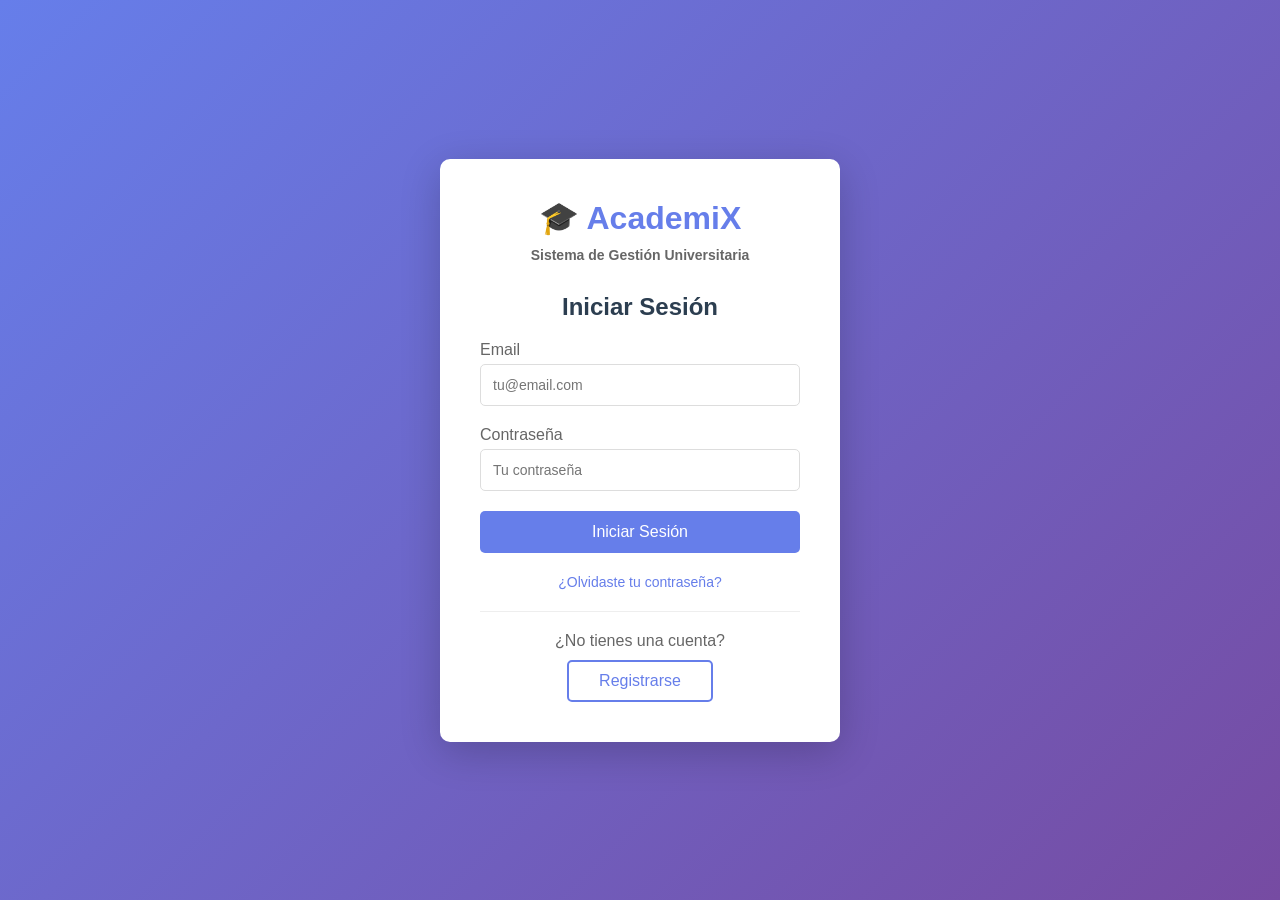
<file: academix-project/frontend/pages/profesor-dashboard.html>
<!DOCTYPE html>
<html lang="es">
<head>
    <meta charset="UTF-8">
    <meta name="viewport" content="width=device-width, initial-scale=1.0">
    <title>Panel Profesor - AcademiX</title>
    <link rel="stylesheet" href="../css/styles.css">
    <style>
        * {
            margin: 0;
            padding: 0;
            box-sizing: border-box;
        }

        body {
            font-family: 'Segoe UI', Tahoma, Geneva, Verdana, sans-serif;
            background: #f5f6fa;
        }

        .navbar {
            background: #27ae60;
            color: white;
            padding: 15px 30px;
            display: flex;
            justify-content: space-between;
            align-items: center;
            box-shadow: 0 2px 5px rgba(0,0,0,0.1);
        }

        .navbar h1 {
            font-size: 24px;
        }

        .navbar-right {
            display: flex;
            gap: 20px;
            align-items: center;
        }

        .user-info {
            display: flex;
            align-items: center;
            gap: 10px;
        }

        .btn-logout {
            background: #e74c3c;
            color: white;
            border: none;
            padding: 8px 20px;
            border-radius: 5px;
            cursor: pointer;
        }

        .btn-logout:hover {
            background: #c0392b;
        }

        .container {
            max-width: 1200px;
            margin: 30px auto;
            padding: 0 20px;
        }

        .dashboard-header {
            background: white;
            padding: 30px;
            border-radius: 10px;
            margin-bottom: 30px;
            box-shadow: 0 2px 10px rgba(0,0,0,0.1);
        }

        .dashboard-header h2 {
            color: #2c3e50;
            margin-bottom: 10px;
        }

        .stats-grid {
            display: grid;
            grid-template-columns: repeat(auto-fit, minmax(250px, 1fr));
            gap: 20px;
            margin-bottom: 30px;
        }

        .stat-card {
            background: white;
            padding: 20px;
            border-radius: 10px;
            box-shadow: 0 2px 10px rgba(0,0,0,0.1);
            text-align: center;
        }

        .stat-card h3 {
            color: #666;
            font-size: 14px;
            margin-bottom: 10px;
        }

        .stat-card .number {
            font-size: 36px;
            font-weight: bold;
            color: #27ae60;
        }

        .section {
            background: white;
            padding: 30px;
            border-radius: 10px;
            box-shadow: 0 2px 10px rgba(0,0,0,0.1);
            margin-bottom: 30px;
        }

        .section h3 {
            color: #2c3e50;
            margin-bottom: 20px;
            border-bottom: 2px solid #27ae60;
            padding-bottom: 10px;
        }

        .courses-list {
            display: grid;
            gap: 15px;
        }

        .course-item {
            padding: 15px;
            border: 1px solid #ddd;
            border-radius: 8px;
            display: flex;
            justify-content: space-between;
            align-items: center;
            transition: background 0.3s;
        }

        .course-item:hover {
            background: #f8f9fa;
        }

        .course-info h4 {
            color: #2c3e50;
            margin-bottom: 5px;
        }

        .course-info p {
            color: #666;
            font-size: 14px;
        }

        .course-actions {
            display: flex;
            gap: 10px;
        }

        .btn {
            padding: 8px 15px;
            border: none;
            border-radius: 5px;
            cursor: pointer;
            font-size: 14px;
            transition: background 0.3s;
        }

        .btn-primary {
            background: #27ae60;
            color: white;
        }

        .btn-primary:hover {
            background: #229954;
        }

        .btn-secondary {
            background: #3498db;
            color: white;
        }

        .btn-secondary:hover {
            background: #2980b9;
        }

        .empty-state {
            text-align: center;
            padding: 40px;
            color: #999;
        }

        .empty-state .icon {
            font-size: 64px;
            margin-bottom: 20px;
        }

        /* Modal de estudiantes */
        .modal {
            display: none;
            position: fixed;
            top: 0;
            left: 0;
            width: 100%;
            height: 100%;
            background: rgba(0,0,0,0.5);
            z-index: 1000;
            justify-content: center;
            align-items: center;
            overflow-y: auto;
        }

        .modal-content {
            background: white;
            padding: 30px;
            border-radius: 10px;
            max-width: 800px;
            width: 90%;
            max-height: 80vh;
            overflow-y: auto;
            margin: 20px;
        }

        .modal-header {
            display: flex;
            justify-content: space-between;
            align-items: center;
            margin-bottom: 20px;
            border-bottom: 2px solid #27ae60;
            padding-bottom: 10px;
        }

        .modal-header h3 {
            color: #2c3e50;
            margin: 0;
        }

        .btn-close {
            background: #e74c3c;
            color: white;
            border: none;
            padding: 5px 15px;
            border-radius: 5px;
            cursor: pointer;
        }

        .btn-close:hover {
            background: #c0392b;
        }

        .students-table {
            width: 100%;
            border-collapse: collapse;
            margin-top: 20px;
        }

        .students-table th,
        .students-table td {
            padding: 12px;
            text-align: left;
            border-bottom: 1px solid #ddd;
        }

        .students-table th {
            background: #f8f9fa;
            color: #2c3e50;
            font-weight: 600;
        }

        .students-table tr:hover {
            background: #f8f9fa;
        }

        .grade-input {
            width: 80px;
            padding: 5px;
            border: 1px solid #ddd;
            border-radius: 4px;
            text-align: center;
        }

        .btn-save-grade {
            background: #27ae60;
            color: white;
            border: none;
            padding: 5px 10px;
            border-radius: 4px;
            cursor: pointer;
            font-size: 12px;
        }

        .btn-save-grade:hover {
            background: #229954;
        }

        .badge {
            display: inline-block;
            padding: 4px 8px;
            border-radius: 12px;
            font-size: 12px;
            font-weight: 500;
        }

        .badge-success {
            background: #d4edda;
            color: #155724;
        }

        .badge-warning {
            background: #fff3cd;
            color: #856404;
        }

        .badge-info {
            background: #d1ecf1;
            color: #0c5460;
        }
    </style>
</head>
<body>
    <nav class="navbar">
        <h1>🎓 AcademiX - Panel de Profesor</h1>
        <div class="navbar-right">
            <div class="user-info">
                <span id="userName">Cargando...</span>
            </div>
            <button class="btn-logout" onclick="auth.logout()">Cerrar Sesión</button>
        </div>
    </nav>

    <div class="container">
        <div class="dashboard-header">
            <h2>Bienvenido/a Profesor/a</h2>
            <p>Gestiona tus cursos, estudiantes y calificaciones</p>
        </div>

        <div class="stats-grid">
            <div class="stat-card">
                <h3>Cursos Asignados</h3>
                <div class="number" id="totalCursos">0</div>
            </div>
            <div class="stat-card">
                <h3>Total Estudiantes</h3>
                <div class="number" id="totalEstudiantes">0</div>
            </div>
            <div class="stat-card">
                <h3>Calificaciones Pendientes</h3>
                <div class="number" id="calificacionesPendientes">0</div>
            </div>
        </div>

        <div class="section">
            <h3>Mis Cursos</h3>
            <div id="coursesList" class="courses-list">
                <div class="empty-state">
                    <div class="icon">📚</div>
                    <p>Cargando cursos...</p>
                </div>
            </div>
        </div>
    </div>

    <!-- Modal de estudiantes y calificaciones -->
    <div id="studentsModal" class="modal">
        <div class="modal-content">
            <div class="modal-header">
                <h3 id="modalTitle">Estudiantes del Curso</h3>
                <button class="btn-close" onclick="cerrarModal()">✕ Cerrar</button>
            </div>
            <div id="studentsContent">
                <p>Cargando estudiantes...</p>
            </div>
        </div>
    </div>

    <script src="../js/api.js"></script>
    <script src="../js/auth.js"></script>
    <script>
        // Verificar autenticación
        if (!auth.requireRole('PROFESOR')) {
            // Redirige automáticamente si no es profesor
        }

        // Cargar datos del usuario
        const usuario = auth.getUser();
        document.getElementById('userName').textContent = usuario.nombre;

        let cursosGlobales = [];

        // Cargar cursos del profesor
        async function cargarCursos() {
            try {
                const profesorId = auth.getUserId();
                const cursos = await api.getCursos();
                
                // Filtrar solo los cursos del profesor actual
                const misCursos = cursos.filter(c => c.profesorId === profesorId);
                cursosGlobales = misCursos;
                
                document.getElementById('totalCursos').textContent = misCursos.length;

                const coursesList = document.getElementById('coursesList');
                
                if (misCursos.length === 0) {
                    coursesList.innerHTML = `
                        <div class="empty-state">
                            <div class="icon">📚</div>
                            <p>No tienes cursos asignados</p>
                        </div>
                    `;
                    return;
                }

                // Calcular estadísticas de estudiantes
                let totalEstudiantes = 0;
                let calificacionesPendientes = 0;

                for (const curso of misCursos) {
                    try {
                        const inscripciones = await api.fetch(`/inscripciones/curso/${curso.id}`);
                        const inscripcionesActivas = inscripciones.filter(i => i.estado === 'ACTIVA');
                        totalEstudiantes += inscripcionesActivas.length;

                        // Contar calificaciones pendientes
                        for (const inscripcion of inscripcionesActivas) {
                            try {
                                const calificaciones = await api.getCalificacionesEstudiante(inscripcion.estudianteId);
                                const calificacionCurso = calificaciones.find(c => c.cursoId === curso.id);
                                if (!calificacionCurso || !calificacionCurso.notaFinal) {
                                    calificacionesPendientes++;
                                }
                            } catch (error) {
                                calificacionesPendientes++;
                            }
                        }
                    } catch (error) {
                        console.error('Error obteniendo inscripciones:', error);
                    }
                }

                document.getElementById('totalEstudiantes').textContent = totalEstudiantes;
                document.getElementById('calificacionesPendientes').textContent = calificacionesPendientes;

                coursesList.innerHTML = misCursos.map(curso => `
                    <div class="course-item">
                        <div class="course-info">
                            <h4>${curso.nombre}</h4>
                            <p>${curso.codigo} - ${curso.creditos} créditos</p>
                        </div>
                        <div class="course-actions">
                            <button class="btn btn-secondary" onclick="verEstudiantes('${curso.id}', '${curso.nombre}')">
                                👥 Ver Estudiantes
                            </button>
                            <button class="btn btn-primary" onclick="gestionarCalificaciones('${curso.id}', '${curso.nombre}')">
                                📊 Calificaciones
                            </button>
                        </div>
                    </div>
                `).join('');

            } catch (error) {
                console.error('Error cargando cursos:', error);
                document.getElementById('coursesList').innerHTML = `
                    <div class="empty-state">
                        <div class="icon">❌</div>
                        <p>Error al cargar los cursos</p>
                    </div>
                `;
            }
        }

        async function verEstudiantes(cursoId, cursoNombre) {
            const modal = document.getElementById('studentsModal');
            const modalTitle = document.getElementById('modalTitle');
            const studentsContent = document.getElementById('studentsContent');

            modalTitle.textContent = `Estudiantes de: ${cursoNombre}`;
            studentsContent.innerHTML = '<p>Cargando estudiantes...</p>';
            modal.style.display = 'flex';

            try {
                const inscripciones = await api.fetch(`/inscripciones/curso/${cursoId}`);
                const inscripcionesActivas = inscripciones.filter(i => i.estado === 'ACTIVA');

                if (inscripcionesActivas.length === 0) {
                    studentsContent.innerHTML = `
                        <div class="empty-state">
                            <div class="icon">👥</div>
                            <p>No hay estudiantes inscritos en este curso</p>
                        </div>
                    `;
                    return;
                }

                // Obtener información de cada estudiante
                const estudiantes = await Promise.all(
                    inscripcionesActivas.map(async (inscripcion) => {
                        try {
                            const estudiante = await api.fetch(`/usuarios/${inscripcion.estudianteId}`);
                            return {
                                ...estudiante,
                                inscripcionId: inscripcion.id,
                                fechaInscripcion: inscripcion.fechaInscripcion
                            };
                        } catch (error) {
                            return null;
                        }
                    })
                );

                const estudiantesValidos = estudiantes.filter(e => e !== null);

                studentsContent.innerHTML = `
                    <table class="students-table">
                        <thead>
                            <tr>
                                <th>Nombre</th>
                                <th>Email</th>
                                <th>Fecha Inscripción</th>
                                <th>Estado</th>
                            </tr>
                        </thead>
                        <tbody>
                            ${estudiantesValidos.map(estudiante => `
                                <tr>
                                    <td>${estudiante.nombre}</td>
                                    <td>${estudiante.email}</td>
                                    <td>${new Date(estudiante.fechaInscripcion).toLocaleDateString()}</td>
                                    <td><span class="badge badge-success">Activo</span></td>
                                </tr>
                            `).join('')}
                        </tbody>
                    </table>
                `;

            } catch (error) {
                console.error('Error cargando estudiantes:', error);
                studentsContent.innerHTML = `
                    <div class="empty-state">
                        <div class="icon">❌</div>
                        <p>Error al cargar estudiantes</p>
                    </div>
                `;
            }
        }

        async function gestionarCalificaciones(cursoId, cursoNombre) {
            const modal = document.getElementById('studentsModal');
            const modalTitle = document.getElementById('modalTitle');
            const studentsContent = document.getElementById('studentsContent');

            modalTitle.textContent = `Calificaciones de: ${cursoNombre}`;
            studentsContent.innerHTML = '<p>Cargando calificaciones...</p>';
            modal.style.display = 'flex';

            try {
                const inscripciones = await api.fetch(`/inscripciones/curso/${cursoId}`);
                const inscripcionesActivas = inscripciones.filter(i => i.estado === 'ACTIVA');

                if (inscripcionesActivas.length === 0) {
                    studentsContent.innerHTML = `
                        <div class="empty-state">
                            <div class="icon">👥</div>
                            <p>No hay estudiantes inscritos en este curso</p>
                        </div>
                    `;
                    return;
                }

                // Obtener información de cada estudiante y sus calificaciones
                const estudiantesConCalificaciones = await Promise.all(
                    inscripcionesActivas.map(async (inscripcion) => {
                        try {
                            const estudiante = await api.fetch(`/usuarios/${inscripcion.estudianteId}`);
                            const calificaciones = await api.getCalificacionesEstudiante(inscripcion.estudianteId);
                            const calificacionCurso = calificaciones.find(c => c.cursoId === cursoId);
                            
                            return {
                                ...estudiante,
                                inscripcionId: inscripcion.id,
                                calificacion: calificacionCurso,
                                estudianteId: inscripcion.estudianteId
                            };
                        } catch (error) {
                            return null;
                        }
                    })
                );

                const estudiantesValidos = estudiantesConCalificaciones.filter(e => e !== null);

                studentsContent.innerHTML = `
                    <table class="students-table">
                        <thead>
                            <tr>
                                <th>Estudiante</th>
                                <th>Parcial 1</th>
                                <th>Parcial 2</th>
                                <th>Examen Final</th>
                                <th>Nota Final</th>
                                <th>Acciones</th>
                            </tr>
                        </thead>
                        <tbody>
                            ${estudiantesValidos.map(estudiante => {
                                const cal = estudiante.calificacion;
                                return `
                                    <tr>
                                        <td>${estudiante.nombre}</td>
                                        <td>
                                            <input type="number" 
                                                   class="grade-input" 
                                                   id="parcial1_${estudiante.estudianteId}"
                                                   value="${cal?.parcial1 || ''}" 
                                                   min="0" max="5" step="0.1"
                                                   placeholder="0.0">
                                        </td>
                                        <td>
                                            <input type="number" 
                                                   class="grade-input" 
                                                   id="parcial2_${estudiante.estudianteId}"
                                                   value="${cal?.parcial2 || ''}" 
                                                   min="0" max="5" step="0.1"
                                                   placeholder="0.0">
                                        </td>
                                        <td>
                                            <input type="number" 
                                                   class="grade-input" 
                                                   id="examenFinal_${estudiante.estudianteId}"
                                                   value="${cal?.examenFinal || ''}" 
                                                   min="0" max="5" step="0.1"
                                                   placeholder="0.0">
                                        </td>
                                        <td>
                                            <strong id="notaFinal_${estudiante.estudianteId}">
                                                ${cal?.notaFinal || '-'}
                                            </strong>
                                        </td>
                                        <td>
                                            <button class="btn-save-grade" 
                                                    onclick="guardarCalificacion('${cursoId}', '${estudiante.estudianteId}', '${estudiante.inscripcionId}', ${cal ? `'${cal.id}'` : 'null'})">
                                                💾 Guardar
                                            </button>
                                        </td>
                                    </tr>
                                `;
                            }).join('')}
                        </tbody>
                    </table>
                `;

            } catch (error) {
                console.error('Error cargando calificaciones:', error);
                studentsContent.innerHTML = `
                    <div class="empty-state">
                        <div class="icon">❌</div>
                        <p>Error al cargar calificaciones</p>
                    </div>
                `;
            }
        }

        async function guardarCalificacion(cursoId, estudianteId, inscripcionId, calificacionId) {
            try {
                const parcial1 = parseFloat(document.getElementById(`parcial1_${estudianteId}`).value) || 0;
                const parcial2 = parseFloat(document.getElementById(`parcial2_${estudianteId}`).value) || 0;
                const examenFinal = parseFloat(document.getElementById(`examenFinal_${estudianteId}`).value) || 0;
                
                // Calcular nota final (promedio simple)
                const notaFinal = ((parcial1 + parcial2 + examenFinal) / 3).toFixed(2);

                const calificacion = {
                    cursoId: cursoId,
                    estudianteId: estudianteId,
                    inscripcionId: inscripcionId,
                    parcial1: parcial1,
                    parcial2: parcial2,
                    examenFinal: examenFinal,
                    notaFinal: parseFloat(notaFinal)
                };

                if (calificacionId && calificacionId !== 'null') {
                    // Actualizar calificación existente
                    await api.actualizarCalificacion(calificacionId, calificacion);
                } else {
                    // Crear nueva calificación
                    await api.crearCalificacion(calificacion);
                }

                // Actualizar la nota final en la UI
                document.getElementById(`notaFinal_${estudianteId}`).textContent = notaFinal;
                
                alert('✓ Calificación guardada exitosamente');
                
                // Recargar cursos para actualizar estadísticas
                cargarCursos();

            } catch (error) {
                console.error('Error guardando calificación:', error);
                alert('✗ Error al guardar la calificación');
            }
        }

        function cerrarModal() {
            document.getElementById('studentsModal').style.display = 'none';
        }

        // Cerrar modal al hacer clic fuera
        document.getElementById('studentsModal').addEventListener('click', (e) => {
            if (e.target.id === 'studentsModal') {
                cerrarModal();
            }
        });

        cargarCursos();
    </script>
</body>
</html>
</file>
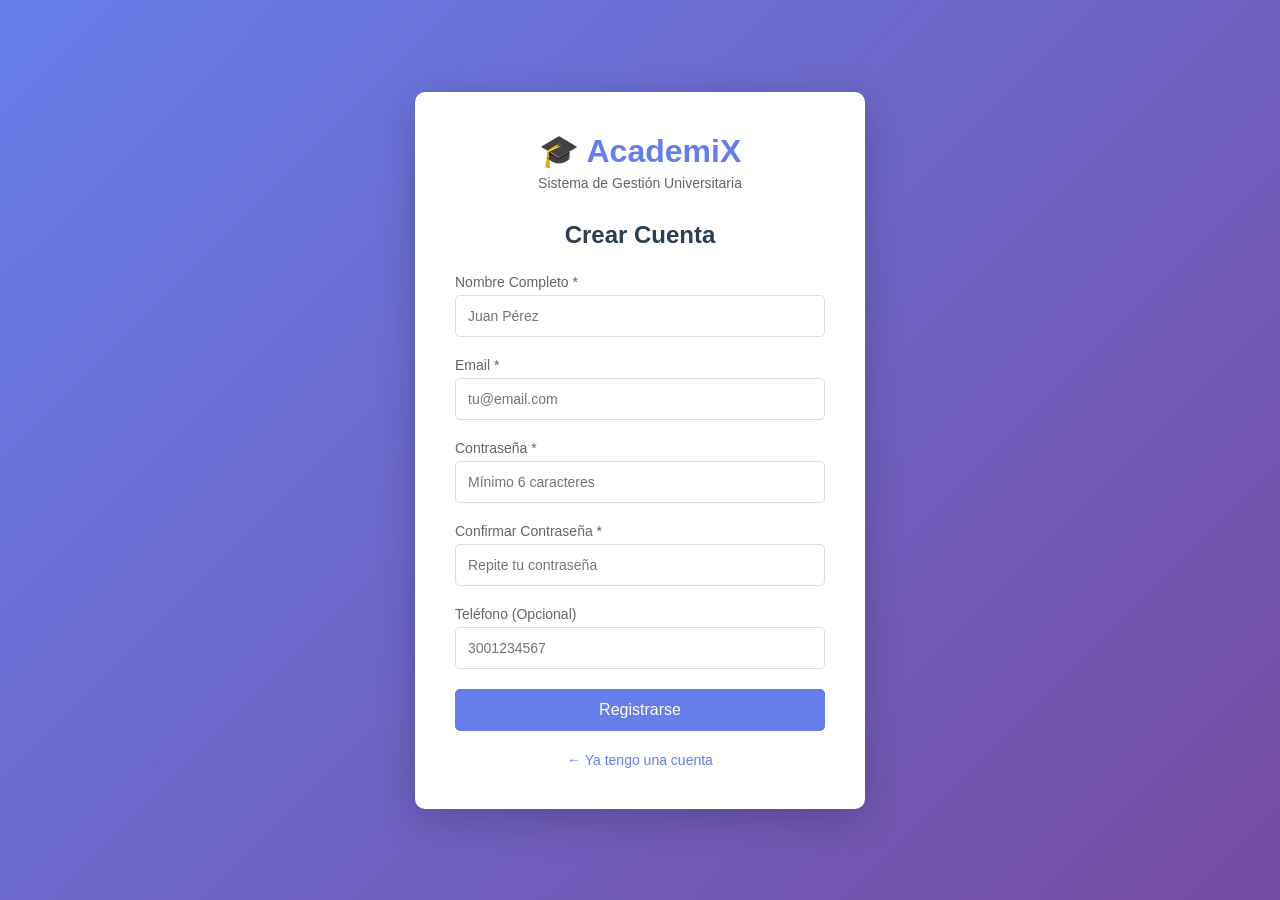
<file: academix-project/frontend/pages/registro.html>
<!DOCTYPE html>
<html lang="es">
<head>
    <meta charset="UTF-8">
    <meta name="viewport" content="width=device-width, initial-scale=1.0">
    <title>Registro - AcademiX</title>
    <style>
        * {
            margin: 0;
            padding: 0;
            box-sizing: border-box;
        }

        body {
            font-family: 'Segoe UI', Tahoma, Geneva, Verdana, sans-serif;
            background: linear-gradient(135deg, #667eea 0%, #764ba2 100%);
            min-height: 100vh;
            display: flex;
            justify-content: center;
            align-items: center;
            padding: 20px;
        }

        .register-container {
            background: white;
            padding: 40px;
            border-radius: 10px;
            box-shadow: 0 10px 40px rgba(0,0,0,0.2);
            width: 450px;
        }

        .logo {
            text-align: center;
            margin-bottom: 30px;
        }

        .logo h1 {
            color: #667eea;
            font-size: 32px;
            margin-bottom: 5px;
        }

        .logo p {
            color: #666;
            font-size: 14px;
        }

        h2 {
            color: #2c3e50;
            margin-bottom: 25px;
            text-align: center;
        }

        .form-group {
            margin-bottom: 20px;
        }

        .form-group label {
            display: block;
            margin-bottom: 5px;
            color: #666;
            font-weight: 500;
            font-size: 14px;
        }

        .form-group input,
        .form-group select {
            width: 100%;
            padding: 12px;
            border: 1px solid #ddd;
            border-radius: 5px;
            font-size: 14px;
            transition: border-color 0.3s;
        }

        .form-group input:focus,
        .form-group select:focus {
            outline: none;
            border-color: #667eea;
        }

        button[type="submit"] {
            width: 100%;
            padding: 12px;
            background: #667eea;
            color: white;
            border: none;
            border-radius: 5px;
            font-size: 16px;
            font-weight: 500;
            cursor: pointer;
            transition: background 0.3s;
        }

        button[type="submit"]:hover {
            background: #5568d3;
        }

        button[type="submit"]:disabled {
            background: #95a5a6;
            cursor: not-allowed;
        }

        .link-container {
            text-align: center;
            margin-top: 20px;
        }

        .link-container a {
            color: #667eea;
            text-decoration: none;
            font-size: 14px;
        }

        .link-container a:hover {
            text-decoration: underline;
        }

        .success-message {
            background: #d4edda;
            color: #155724;
            padding: 10px;
            border-radius: 5px;
            margin-bottom: 15px;
            display: none;
            font-size: 14px;
        }

        .error-message {
            background: #f8d7da;
            color: #721c24;
            padding: 10px;
            border-radius: 5px;
            margin-bottom: 15px;
            display: none;
            font-size: 14px;
        }
    </style>
</head>
<body>
    <div class="register-container">
        <div class="logo">
            <h1>🎓 AcademiX</h1>
            <p>Sistema de Gestión Universitaria</p>
        </div>

        <h2>Crear Cuenta</h2>

        <div id="successMessage" class="success-message"></div>
        <div id="errorMessage" class="error-message"></div>
        
        <form id="registerForm">
            <div class="form-group">
                <label for="nombre">Nombre Completo *</label>
                <input type="text" id="nombre" required placeholder="Juan Pérez">
            </div>

            <div class="form-group">
                <label for="email">Email *</label>
                <input type="email" id="email" required placeholder="tu@email.com">
            </div>

            <div class="form-group">
                <label for="password">Contraseña *</label>
                <input type="password" id="password" required minlength="6" placeholder="Mínimo 6 caracteres">
            </div>

            <div class="form-group">
                <label for="confirmPassword">Confirmar Contraseña *</label>
                <input type="password" id="confirmPassword" required minlength="6" placeholder="Repite tu contraseña">
            </div>

            <div class="form-group">
                <label for="telefono">Teléfono (Opcional)</label>
                <input type="tel" id="telefono" placeholder="3001234567">
            </div>

            <button type="submit" id="btnRegister">Registrarse</button>
        </form>
        
        <div class="link-container">
            <a href="login.html">← Ya tengo una cuenta</a>
        </div>
    </div>

    <script src="../js/api.js"></script>
    <script>
        document.getElementById('registerForm').addEventListener('submit', async (e) => {
            e.preventDefault();
            
            const nombre = document.getElementById('nombre').value;
            const email = document.getElementById('email').value;
            const password = document.getElementById('password').value;
            const confirmPassword = document.getElementById('confirmPassword').value;
            const telefono = document.getElementById('telefono').value;
            
            const successMessage = document.getElementById('successMessage');
            const errorMessage = document.getElementById('errorMessage');
            const btnRegister = document.getElementById('btnRegister');
            
            // Limpiar mensajes
            successMessage.style.display = 'none';
            errorMessage.style.display = 'none';
            
            // Validar contraseñas
            if (password !== confirmPassword) {
                errorMessage.textContent = 'Las contraseñas no coinciden';
                errorMessage.style.display = 'block';
                return;
            }
            
            // Deshabilitar botón
            btnRegister.disabled = true;
            btnRegister.textContent = 'Registrando...';
            
            try {
                const usuario = {
                    nombre: nombre,
                    email: email,
                    password: password,
                    telefono: telefono || null,
                    rol: 'ESTUDIANTE',
                    activo: true
                };
                
                const response = await api.fetch('/usuarios/registro', {
                    method: 'POST',
                    body: JSON.stringify(usuario)
                });
                
                successMessage.textContent = '¡Registro exitoso! Redirigiendo al login...';
                successMessage.style.display = 'block';
                
                document.getElementById('registerForm').reset();
                
                setTimeout(() => {
                    window.location.href = 'login.html';
                }, 2000);
                
            } catch (error) {
                console.error('Error en registro:', error);
                errorMessage.textContent = 'Error al registrarse. El email puede estar en uso.';
                errorMessage.style.display = 'block';
                btnRegister.disabled = false;
                btnRegister.textContent = 'Registrarse';
            }
        });
    </script>
</body>
</html>
</file>
<file: academix-project/frontend/css/styles.css>
* {
    margin: 0;
    padding: 0;
    box-sizing: border-box;
}

body {
    font-family: 'Segoe UI', Tahoma, Geneva, Verdana, sans-serif;
    background-color: #f5f5f5;
    color: #333;
}

.container {
    max-width: 1200px;
    margin: 0 auto;
    padding: 0 20px;
}

/* Navbar */
.navbar {
    background-color: #2c3e50;
    color: white;
    padding: 1rem 0;
    box-shadow: 0 2px 4px rgba(0,0,0,0.1);
}

.navbar .container {
    display: flex;
    justify-content: space-between;
    align-items: center;
}

.logo {
    font-size: 1.5rem;
    font-weight: bold;
}

.nav-links a {
    color: white;
    text-decoration: none;
    margin-left: 2rem;
    transition: color 0.3s;
}

.nav-links a:hover {
    color: #3498db;
}

/* Main Content */
.main-content {
    min-height: calc(100vh - 200px);
    padding: 2rem 0;
}

.pagina {
    display: none;
}

.pagina.active {
    display: block;
}

/* Hero Section */
.hero {
    text-align: center;
    padding: 4rem 0;
    background: white;
    border-radius: 10px;
    box-shadow: 0 2px 10px rgba(0,0,0,0.1);
}

.hero h1 {
    font-size: 3rem;
    color: #2c3e50;
    margin-bottom: 1rem;
}

.hero p {
    font-size: 1.2rem;
    color: #7f8c8d;
    margin-bottom: 2rem;
}

/* Buttons */
.btn {
    padding: 0.8rem 2rem;
    border: none;
    border-radius: 5px;
    cursor: pointer;
    font-size: 1rem;
    transition: all 0.3s;
}

.btn-primary {
    background-color: #3498db;
    color: white;
}

.btn-primary:hover {
    background-color: #2980b9;
}

.btn-success {
    background-color: #27ae60;
    color: white;
}

.btn-danger {
    background-color: #e74c3c;
    color: white;
}

/* Auth Container */
.auth-container {
    max-width: 500px;
    margin: 2rem auto;
    padding: 2rem;
    background: white;
    border-radius: 10px;
    box-shadow: 0 2px 10px rgba(0,0,0,0.1);
}

.auth-container h2 {
    text-align: center;
    margin-bottom: 2rem;
    color: #2c3e50;
}

.auth-container form {
    display: flex;
    flex-direction: column;
    gap: 1rem;
}

.auth-container input {
    padding: 0.8rem;
    border: 1px solid #ddd;
    border-radius: 5px;
    font-size: 1rem;
}

.auth-container p {
    text-align: center;
    margin-top: 1rem;
}

.auth-container a {
    color: #3498db;
    text-decoration: none;
}

/* Cursos Grid */
.cursos-grid {
    display: grid;
    grid-template-columns: repeat(auto-fill, minmax(300px, 1fr));
    gap: 2rem;
    margin-top: 2rem;
}

.curso-card {
    background: white;
    padding: 1.5rem;
    border-radius: 10px;
    box-shadow: 0 2px 10px rgba(0,0,0,0.1);
    transition: transform 0.3s;
}

.curso-card:hover {
    transform: translateY(-5px);
}

.curso-card h3 {
    color: #2c3e50;
    margin-bottom: 0.5rem;
}

.curso-card p {
    color: #7f8c8d;
    margin-bottom: 0.5rem;
}

.curso-info {
    display: flex;
    justify-content: space-between;
    margin-top: 1rem;
    padding-top: 1rem;
    border-top: 1px solid #ecf0f1;
}

/* Inscripciones List */
.inscripciones-list {
    margin-top: 2rem;
}

.inscripcion-card {
    background: white;
    padding: 1.5rem;
    border-radius: 10px;
    box-shadow: 0 2px 10px rgba(0,0,0,0.1);
    margin-bottom: 1rem;
    display: flex;
    justify-content: space-between;
    align-items: center;
}

.inscripcion-info h4 {
    color: #2c3e50;
    margin-bottom: 0.5rem;
}

.inscripcion-info p {
    color: #7f8c8d;
    font-size: 0.9rem;
}

.estado {
    padding: 0.5rem 1rem;
    border-radius: 5px;
    font-size: 0.9rem;
    font-weight: bold;
}

.estado-confirmada {
    background-color: #d4edda;
    color: #155724;
}

.estado-cancelada {
    background-color: #f8d7da;
    color: #721c24;
}

/* Footer */
.footer {
    background-color: #2c3e50;
    color: white;
    text-align: center;
    padding: 2rem 0;
    margin-top: 4rem;
}

/* Responsive */
@media (max-width: 768px) {
    .cursos-grid {
        grid-template-columns: 1fr;
    }
    
    .hero h1 {
        font-size: 2rem;
    }
    
    .nav-links {
        flex-direction: column;
        gap: 0.5rem;
    }
    
    .nav-links a {
        margin-left: 0;
    }
}
</file>
